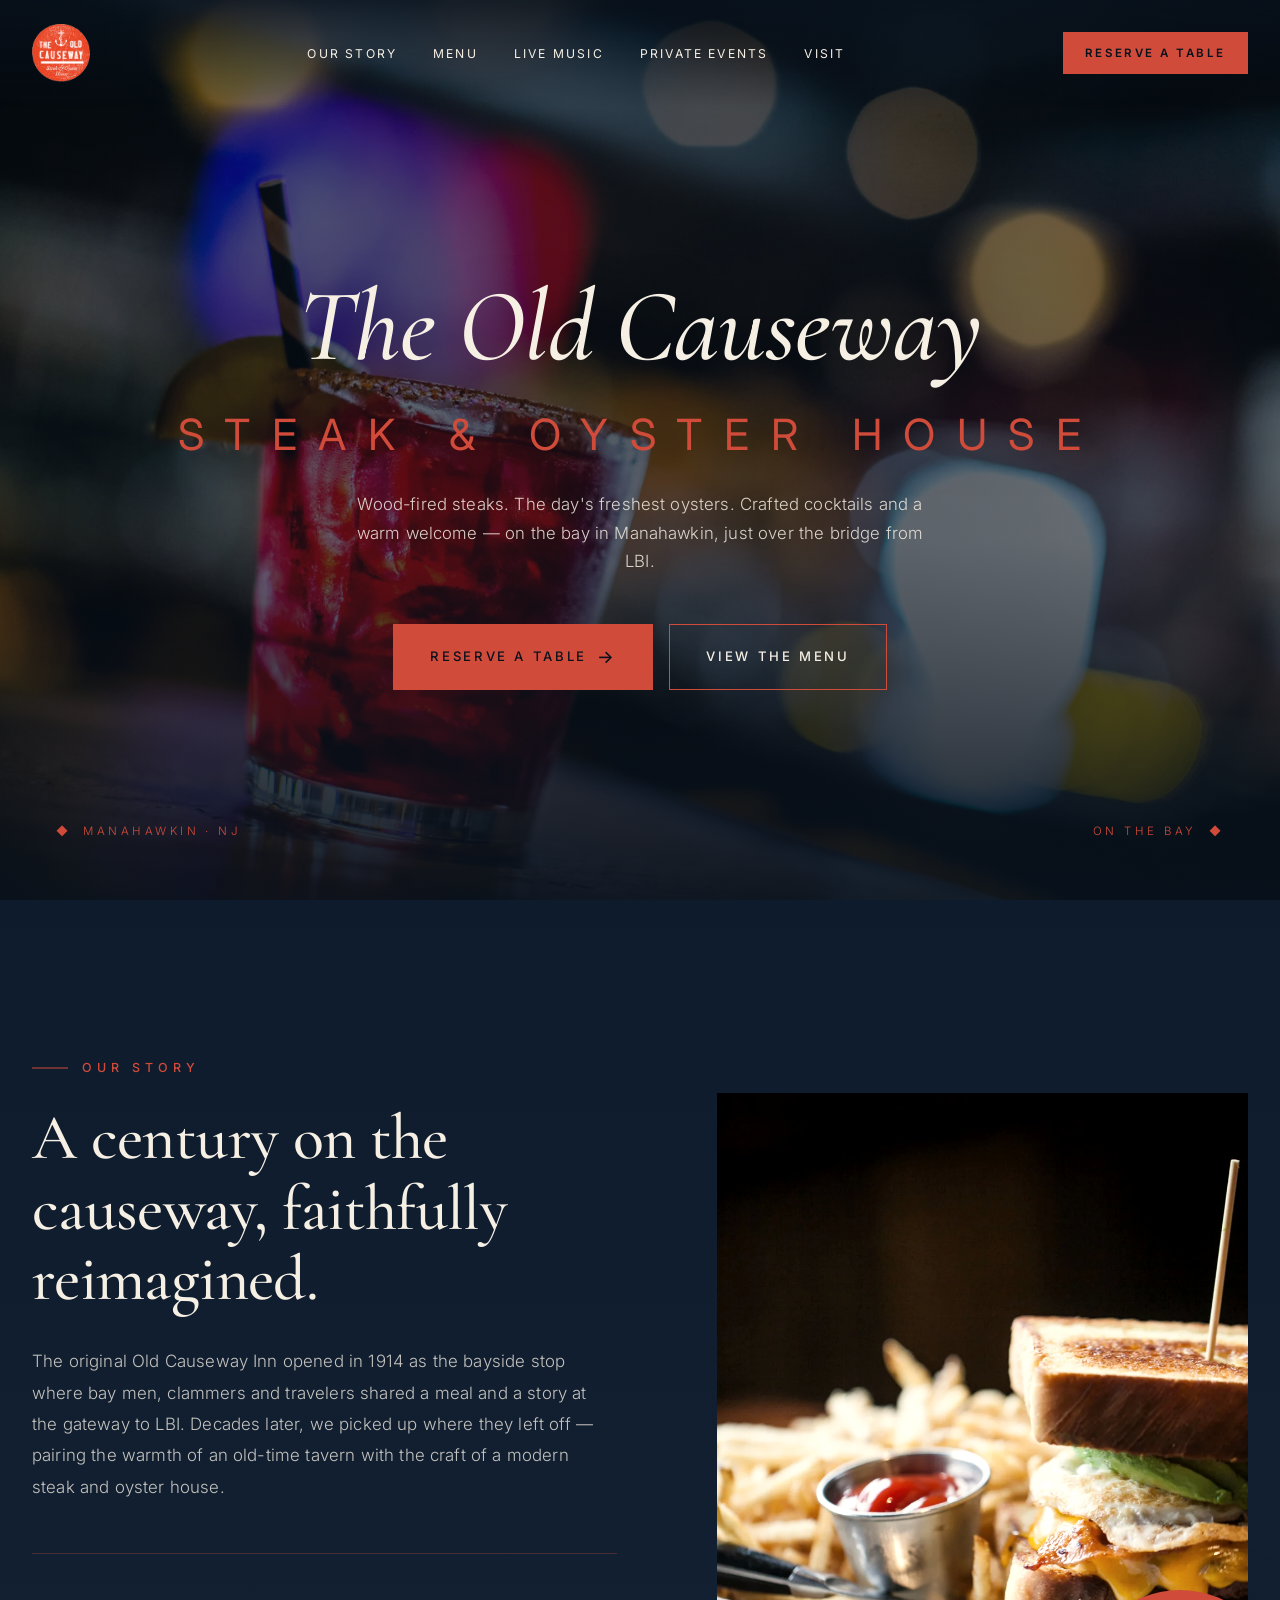
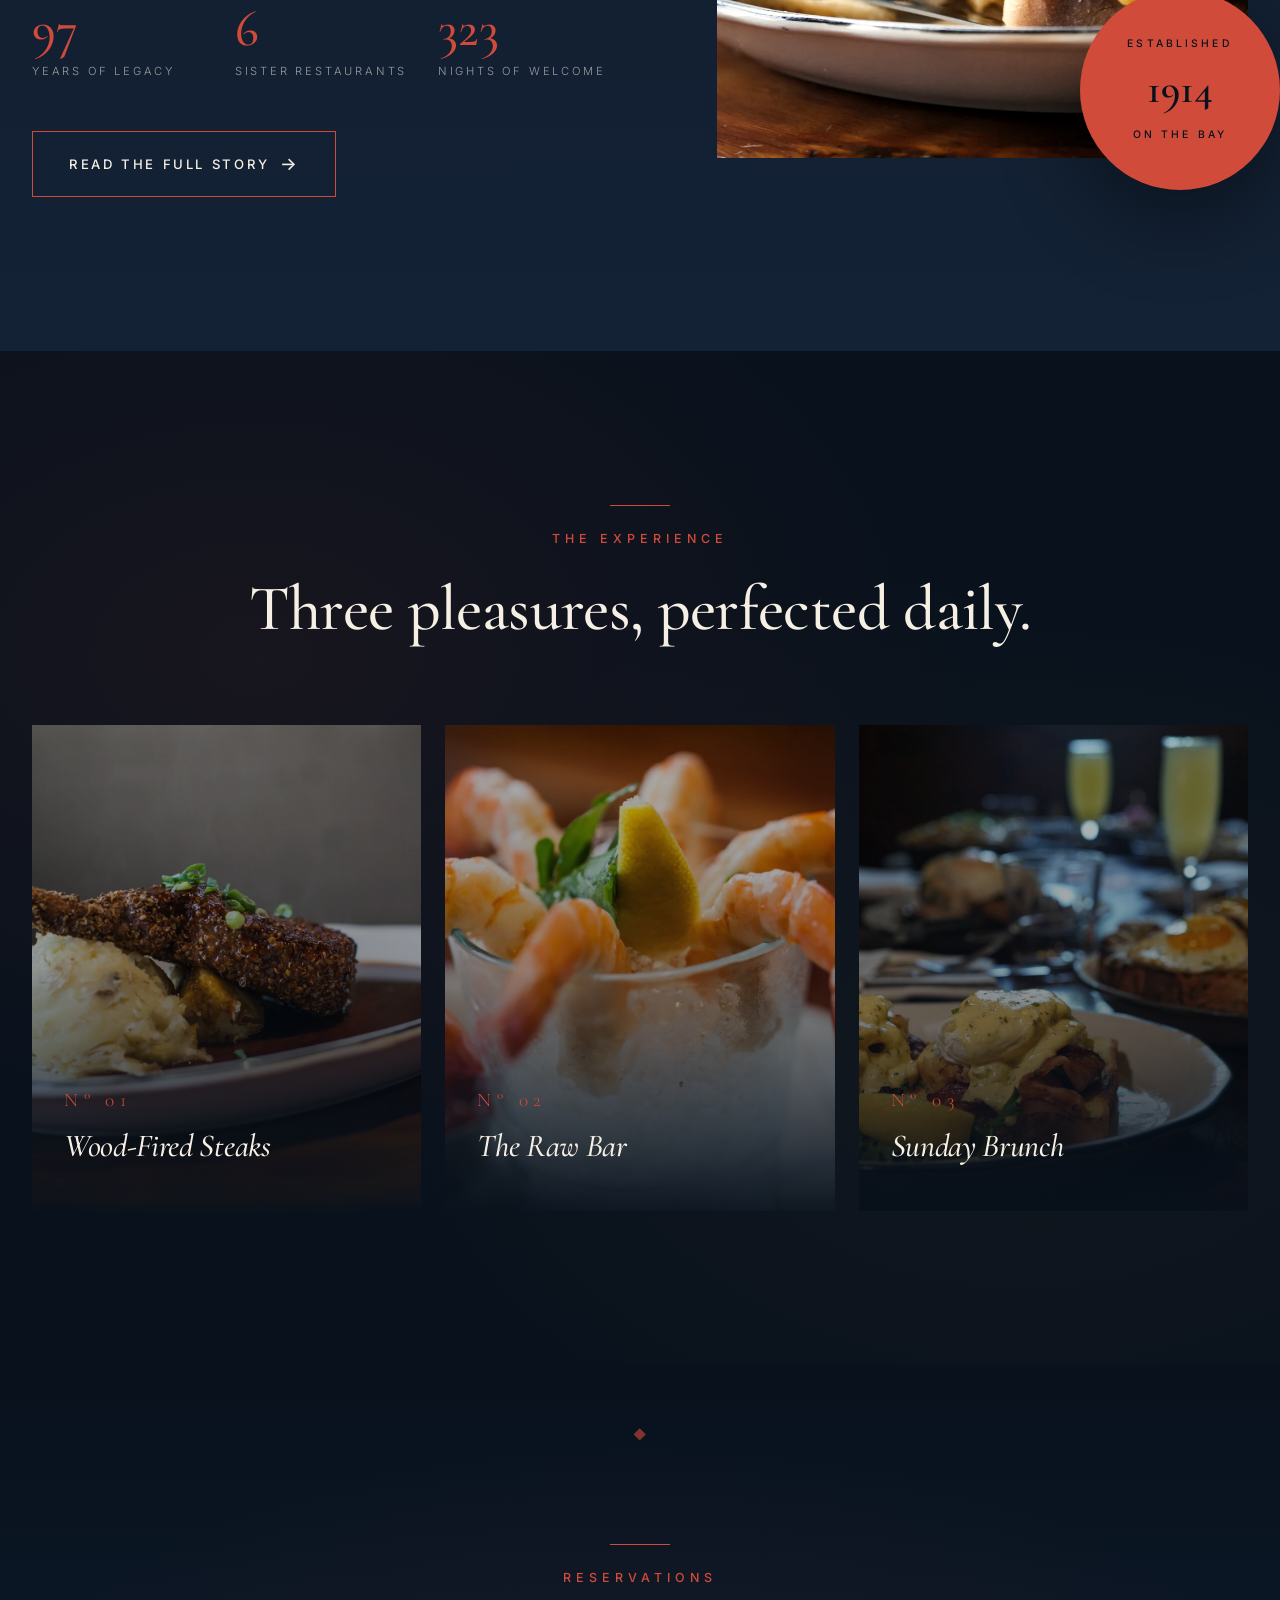
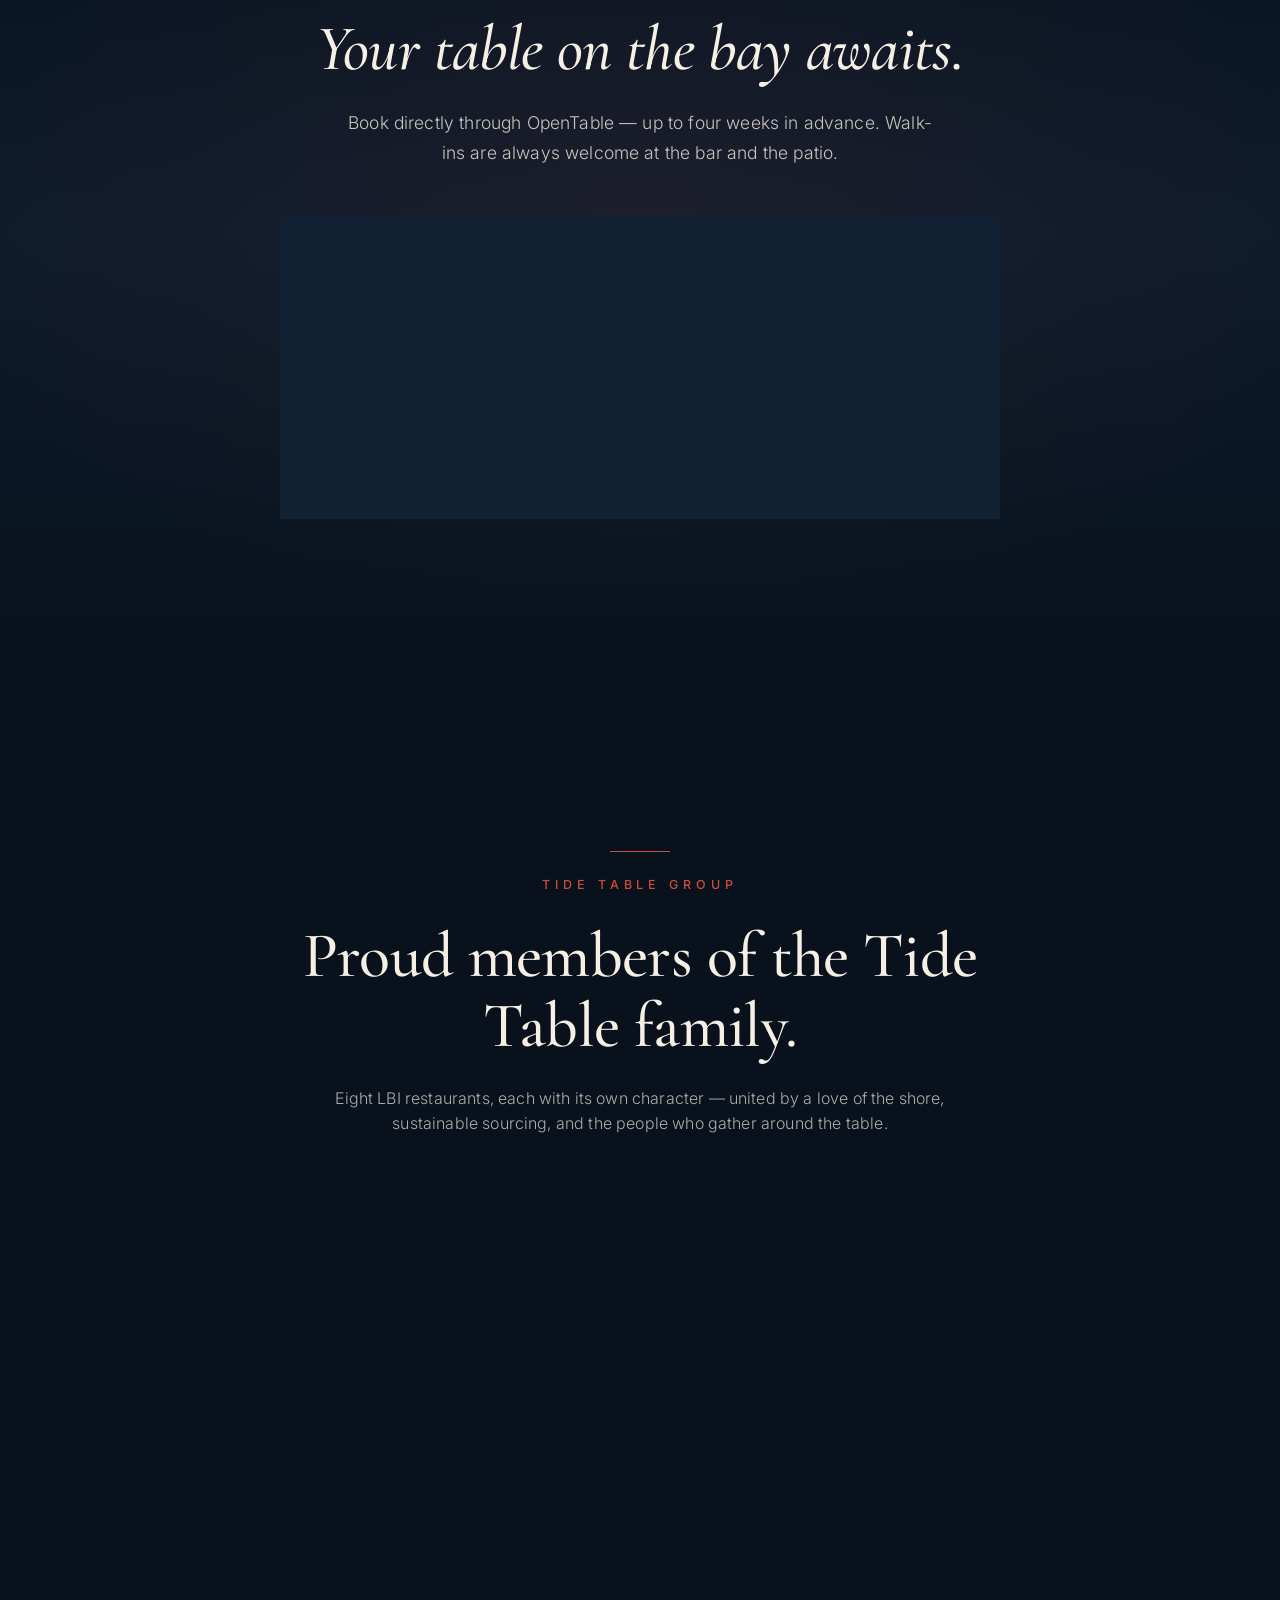
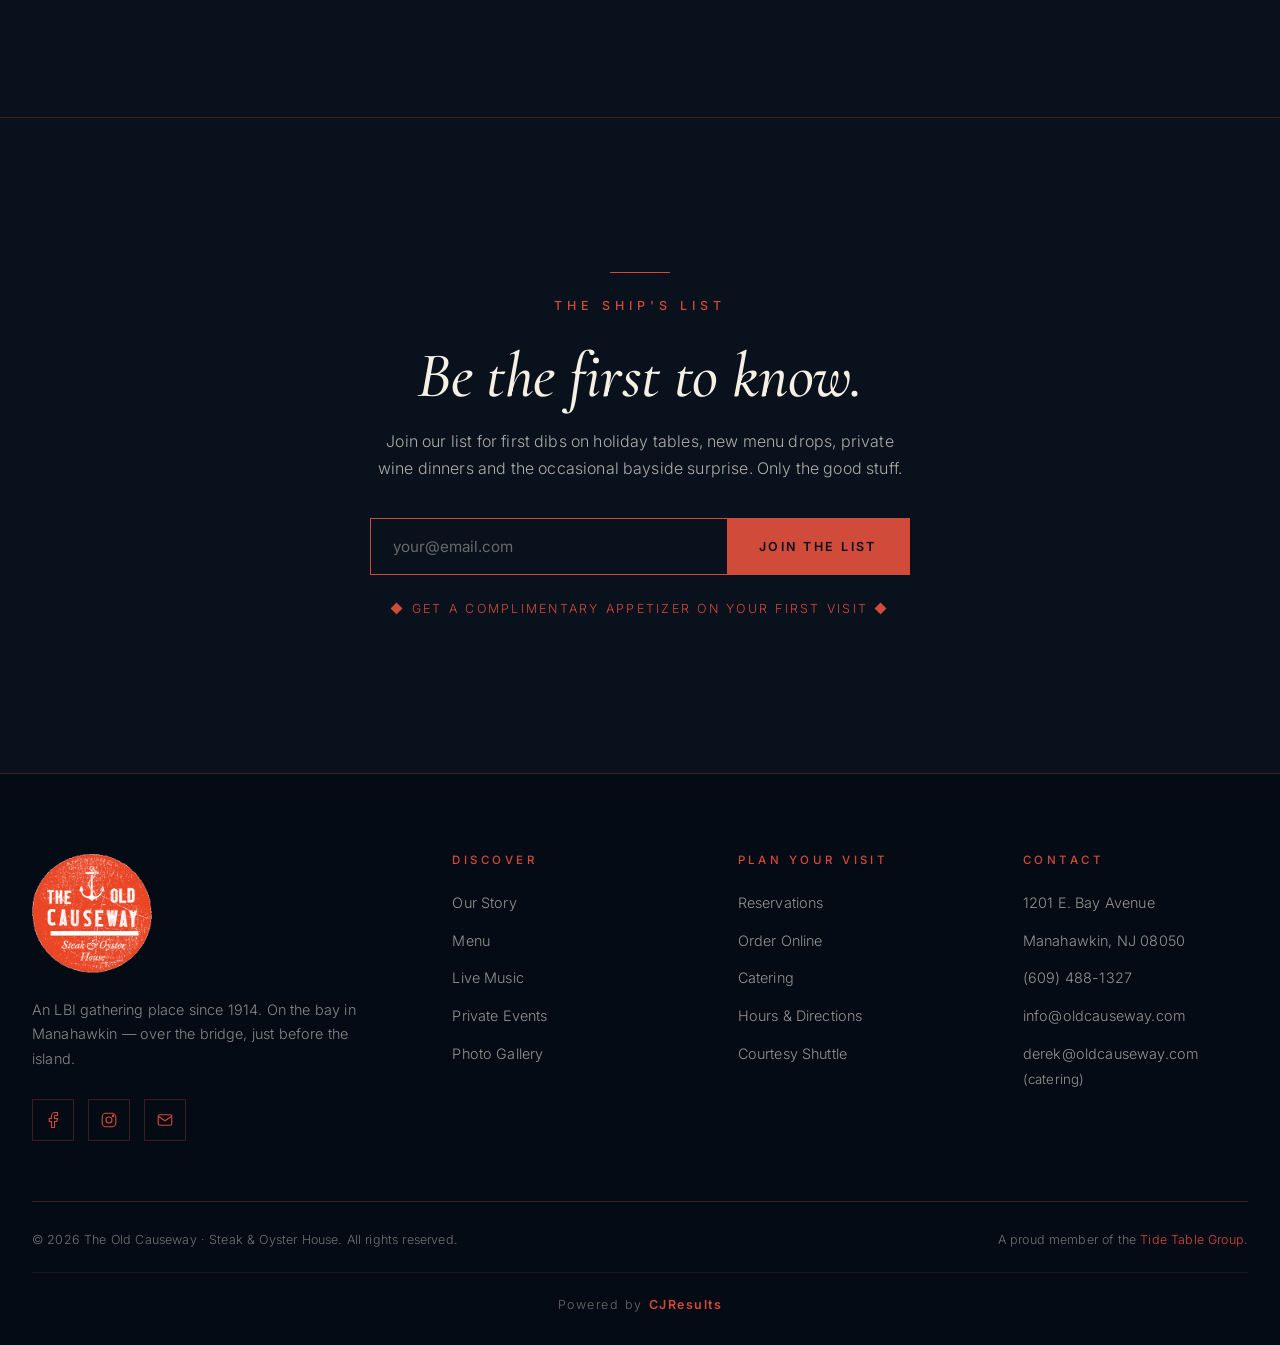
<file: index.html>
<!DOCTYPE html>
<html lang="en">

<head>
  <meta charset="UTF-8" />
  <meta name="viewport" content="width=device-width, initial-scale=1.0" />
  <meta name="description"
    content="The Old Causeway Steak & Oyster House — wood-fired steaks, the freshest oysters, crafted cocktails and live music on the marsh in Manahawkin, NJ. A Tide Table Group restaurant." />
  <meta name="theme-color" content="#0E1B2C" />
  <title>The Old Causeway — Steak &amp; Oyster House on the Marsh • LBI</title>

  <link rel="preconnect" href="https://fonts.googleapis.com">
  <link rel="preconnect" href="https://fonts.gstatic.com" crossorigin>
  <link
    href="https://fonts.googleapis.com/css2?family=Cormorant+Garamond:ital,wght@0,400;0,500;0,600;0,700;1,400&family=Inter:wght@300;400;500;600;700&family=Pinyon+Script&display=swap"
    rel="stylesheet">
  <link rel="icon" type="image/png" href="assets/oc-logo.png" />
  <link rel="apple-touch-icon" href="assets/oc-logo.png" />
  <link rel="stylesheet" href="styles.css" />
</head>

<body>

  <!-- NAVIGATION -->
  <nav class="nav" id="nav">
    <div class="container nav-inner">
      <a href="index.html" class="brand"><img class="logo" src="assets/oc-logo.png"
          alt="The Old Causeway — Steak & Oyster House" /></a>
      <ul class="nav-menu" id="navMenu">
        <li><a href="story.html">Our Story</a></li>
        <li><a href="menu.html">Menu</a></li>
        <li><a href="music.html">Live Music</a></li>
        <li><a href="events.html">Private Events</a></li>
        <li><a href="visit.html">Visit</a></li>
      </ul>
      <a href="https://www.opentable.com/r/the-old-causeway-steak-and-oyster-house-manahawkin" target="_blank"
        rel="noopener" class="nav-cta">Reserve a Table</a>
      <button class="menu-toggle" id="menuToggle" aria-label="Menu">
        <span></span><span></span><span></span>
      </button>
    </div>
  </nav>

  <!-- HERO -->
  <section class="hero" id="top">
    <div class="hero-media">
      <img src="assets/oc-06.jpg" alt="Crafted cocktail at the Old Causeway bar" />
    </div>
    <div class="container hero-content">
      <h1>
        The Old Causeway
        <span class="accent">Steak &amp; Oyster House</span>
      </h1>
      <p class="lede">
        Wood-fired steaks. The day's freshest oysters. Crafted cocktails and a warm welcome — on the bay
        in Manahawkin, just over the bridge from LBI.
      </p>
      <div class="hero-ctas">
        <a href="https://www.opentable.com/r/the-old-causeway-steak-and-oyster-house-manahawkin" target="_blank"
          rel="noopener" class="btn btn-primary btn-arrow">Reserve a Table</a>
        <a href="menu.html" class="btn btn-ghost">View the Menu</a>
      </div>
    </div>
    <div class="hero-meta">
      <div class="hero-meta-item"><span>◆</span> Manahawkin · NJ</div>
      <div class="hero-meta-item">On the Bay <span>◆</span></div>
    </div>
  </section>

  <!-- STORY TEASER -->
  <section class="story">
    <div class="container">
      <div class="story-grid">
        <div class="story-text reveal">
          <span class="eyebrow">Our Story</span>
          <h2>A century on the causeway, faithfully reimagined.</h2>
          <p>
            The original Old Causeway Inn opened in 1914 as the bayside stop where bay men, clammers and
            travelers shared a meal and a story at the gateway to LBI. Decades later, we picked up where
            they left off — pairing the warmth of an old-time tavern with the craft of a modern steak
            and oyster house.
          </p>
          <div class="story-stats">
            <div>
              <div class="stat-num" data-counter="110">0</div>
              <div class="stat-label">Years of Legacy</div>
            </div>
            <div>
              <div class="stat-num" data-counter="7">0</div>
              <div class="stat-label">Sister Restaurants</div>
            </div>
            <div>
              <div class="stat-num" data-counter="365">0</div>
              <div class="stat-label">Nights of Welcome</div>
            </div>
          </div>
          <div style="margin-top:50px;">
            <a href="story.html" class="btn btn-ghost btn-arrow">Read the Full Story</a>
          </div>
        </div>
        <div class="story-image reveal delay-1">
          <div class="frame" style="background-image:url('assets/oc-01.jpg');"></div>
          <div class="badge">
            <div class="badge-inner">Established</div>
            <div class="year">1914</div>
            <div class="badge-inner">On the Bay</div>
          </div>
        </div>
      </div>
    </div>
  </section>

  <!-- SIGNATURE TRIO -->
  <section class="signature">
    <div class="container">
      <div class="section-header center reveal">
        <span class="eyebrow center">The Experience</span>
        <h2 style="margin-top:24px;">Three pleasures, perfected daily.</h2>
      </div>
      <div class="trio-grid">
        <a href="menu.html#steaks" class="trio-card reveal">
          <img src="assets/oc-04.jpg" alt="Wood-fired pork chop" />
          <div class="trio-content">
            <div class="num">N° 01</div>
            <h3>Wood-Fired Steaks</h3>
            <p>Filet, NY Strip, Ribeye and Prime Rib — grilled over open flame, finished with bone marrow butter or your
              choice of seven house sauces.</p>
          </div>
        </a>
        <a href="menu.html#raw-bar" class="trio-card reveal delay-1">
          <img src="assets/oc-03.jpg" alt="Jumbo shrimp cocktail on ice" />
          <div class="trio-content">
            <div class="num">N° 02</div>
            <h3>The Raw Bar</h3>
            <p>Barnegat Bay clams, fresh-shucked oysters, jumbo shrimp cocktail and our showstopping seafood towers.</p>
          </div>
        </a>
        <a href="menu.html#brunch" class="trio-card reveal delay-2">
          <img src="assets/oc-brunch.jpg" alt="Mud City Benedict with mimosas" />
          <div class="trio-content">
            <div class="num">N° 03</div>
            <h3>Sunday Brunch</h3>
            <p>The Mud City Benedict, brioche French toast and bottomless mimosas — Sundays 10 AM to 1 PM.</p>
          </div>
        </a>
      </div>
    </div>
  </section>

  <!-- RESERVE CTA -->
  <section class="reserve-cta" id="reserve">
    <div class="container reveal">
      <span class="eyebrow center">Reservations</span>
      <h2>Your table on the bay awaits.</h2>
      <p>Book directly through OpenTable — up to four weeks in advance. Walk-ins are always welcome at the bar and the
        patio.</p>

      <div class="reserve-widget">
        <div class="reserve-widget-title">◆ Check Tonight's Availability ◆</div>
        <form class="reserve-form"
          onsubmit="event.preventDefault(); alert('Thanks! Your request has been received — we’ll call or text to confirm your table shortly.');">
          <div class="reserve-fields">
            <div class="field">
              <label>Party</label>
              <select>
                <option>2 guests</option>
                <option>3 guests</option>
                <option>4 guests</option>
                <option>5 guests</option>
                <option>6 guests</option>
                <option>7+ guests</option>
              </select>
            </div>
            <div class="field">
              <label>Date</label>
              <input type="date" id="resDate" />
            </div>
            <div class="field">
              <label>Time</label>
              <select>
                <option>5:00 PM</option>
                <option>5:30 PM</option>
                <option>6:00 PM</option>
                <option selected>6:30 PM</option>
                <option>7:00 PM</option>
                <option>7:30 PM</option>
                <option>8:00 PM</option>
                <option>8:30 PM</option>
              </select>
            </div>
            <div class="field">
              <label>Seating</label>
              <select>
                <option>Any Available</option>
                <option>Dining Room</option>
                <option>The Patio</option>
                <option>The Bar</option>
              </select>
            </div>
          </div>
          <div class="reserve-actions">
            <button class="btn btn-primary btn-arrow" type="submit">Request a Table</button>
            <a class="btn btn-ghost btn-arrow"
              href="https://www.opentable.com/r/the-old-causeway-steak-and-oyster-house-manahawkin" target="_blank"
              rel="noopener">Reserve on OpenTable</a>
          </div>
          <div class="note">Parties of 4+ may reserve · Walk-ins always welcome at the bar</div>
        </form>
      </div>
    </div>
  </section>

  <!-- TIDE TABLE FAMILY -->
  <section class="family">
    <div class="container">
      <div class="section-header center reveal">
        <span class="eyebrow center">Tide Table Group</span>
        <h2 style="margin-top:24px;">Proud members of the Tide Table family.</h2>
        <p style="color:rgba(245,239,228,0.7); max-width:620px; margin:24px auto 0;">
          Eight LBI restaurants, each with its own character — united by a love of the shore,
          sustainable sourcing, and the people who gather around the table.
        </p>
      </div>
      <div class="family-carousel">
        <div class="family-track">
          <!-- 7 cards, then duplicated below (aria-hidden) so the marquee loops seamlessly -->

          <a href="https://hollowpines.cjresults.com" target="_blank" rel="noopener" class="family-card">
            <span class="badge-new">Now Open</span>
            <img src="assets/family/hollowpines.jpg" alt="Hollow Pines exterior" />
            <div class="family-card-content">
              <span class="eyebrow">West Creek, NJ</span>
              <h3>Hollow Pines</h3>
              <p>Long dinners, craft cocktails &amp; duckpin bowling.</p>
              <span class="visit">Visit →</span>
            </div>
          </a>

          <a href="https://parkersgarage.cjresults.com" target="_blank" rel="noopener" class="family-card">
            <img src="assets/family/parkers.jpg" alt="Parker's Garage seafood spread" />
            <div class="family-card-content">
              <span class="eyebrow">Beach Haven</span>
              <h3>Parker's Garage</h3>
              <p>Fresh-shucked oysters &amp; sunsets on the bay.</p>
              <span class="visit">Visit →</span>
            </div>
          </a>

          <a href="https://mudcitycrabhouse.com" target="_blank" rel="noopener" class="family-card">
            <img src="assets/family/mudcity.jpg" alt="Mud City crab cake sandwich" />
            <div class="family-card-content">
              <span class="eyebrow">Manahawkin</span>
              <h3>Mud City Crabhouse</h3>
              <p>World-famous crab cakes. LBI's go-to.</p>
              <span class="visit">Visit →</span>
            </div>
          </a>

          <a href="https://blackwhalebar.com" target="_blank" rel="noopener" class="family-card">
            <img src="assets/family/blackwhale.jpg" alt="Black Whale plated fish dish" />
            <div class="family-card-content">
              <span class="eyebrow">Beach Haven</span>
              <h3>Black Whale</h3>
              <p>The corner bar &amp; one of LBI's best fish houses.</p>
              <span class="visit">Visit →</span>
            </div>
          </a>

          <a href="https://birdandbettys.cjresults.com" target="_blank" rel="noopener" class="family-card">
            <img src="assets/family/birdbetty.jpg" alt="Bird and Betty's table spread" />
            <div class="family-card-content">
              <span class="eyebrow">Beach Haven</span>
              <h3>Bird &amp; Betty's</h3>
              <p>Dockside bites &amp; late-night beats.</p>
              <span class="visit">Visit →</span>
            </div>
          </a>

          <a href="https://shipbottomshellfish.com" target="_blank" rel="noopener" class="family-card">
            <img src="assets/family/shipbottom.jpg" alt="Ship Bottom Shellfish mussels" />
            <div class="family-card-content">
              <span class="eyebrow">Ship Bottom</span>
              <h3>Ship Bottom Shellfish</h3>
              <p>Kitchen &amp; market. Freshest from the bay.</p>
              <span class="visit">Visit →</span>
            </div>
          </a>

          <a href="https://elliscrabcakes.com" target="_blank" rel="noopener" class="family-card">
            <img src="assets/family/ellis.jpg" alt="Ellis Chicken and Crabcakes" />
            <div class="family-card-content">
              <span class="eyebrow">LBI</span>
              <h3>Ellis Chicken &amp; Crabcakes</h3>
              <p>Comfort food, perfected by the bay.</p>
              <span class="visit">Visit →</span>
            </div>
          </a>

          <!-- duplicates for seamless loop -->

          <a href="https://hollowpines.cjresults.com" target="_blank" rel="noopener" class="family-card" aria-hidden="true" tabindex="-1">
            <span class="badge-new">Now Open</span>
            <img src="assets/family/hollowpines.jpg" alt="" />
            <div class="family-card-content">
              <span class="eyebrow">West Creek, NJ</span>
              <h3>Hollow Pines</h3>
              <p>Long dinners, craft cocktails &amp; duckpin bowling.</p>
              <span class="visit">Visit →</span>
            </div>
          </a>
          <a href="https://parkersgarage.cjresults.com" target="_blank" rel="noopener" class="family-card" aria-hidden="true" tabindex="-1">
            <img src="assets/family/parkers.jpg" alt="" />
            <div class="family-card-content">
              <span class="eyebrow">Beach Haven</span>
              <h3>Parker's Garage</h3>
              <p>Fresh-shucked oysters &amp; sunsets on the bay.</p>
              <span class="visit">Visit →</span>
            </div>
          </a>
          <a href="https://mudcitycrabhouse.com" target="_blank" rel="noopener" class="family-card" aria-hidden="true" tabindex="-1">
            <img src="assets/family/mudcity.jpg" alt="" />
            <div class="family-card-content">
              <span class="eyebrow">Manahawkin</span>
              <h3>Mud City Crabhouse</h3>
              <p>World-famous crab cakes. LBI's go-to.</p>
              <span class="visit">Visit →</span>
            </div>
          </a>
          <a href="https://blackwhalebar.com" target="_blank" rel="noopener" class="family-card" aria-hidden="true" tabindex="-1">
            <img src="assets/family/blackwhale.jpg" alt="" />
            <div class="family-card-content">
              <span class="eyebrow">Beach Haven</span>
              <h3>Black Whale</h3>
              <p>The corner bar &amp; one of LBI's best fish houses.</p>
              <span class="visit">Visit →</span>
            </div>
          </a>
          <a href="https://birdandbettys.cjresults.com" target="_blank" rel="noopener" class="family-card" aria-hidden="true" tabindex="-1">
            <img src="assets/family/birdbetty.jpg" alt="" />
            <div class="family-card-content">
              <span class="eyebrow">Beach Haven</span>
              <h3>Bird &amp; Betty's</h3>
              <p>Dockside bites &amp; late-night beats.</p>
              <span class="visit">Visit →</span>
            </div>
          </a>
          <a href="https://shipbottomshellfish.com" target="_blank" rel="noopener" class="family-card" aria-hidden="true" tabindex="-1">
            <img src="assets/family/shipbottom.jpg" alt="" />
            <div class="family-card-content">
              <span class="eyebrow">Ship Bottom</span>
              <h3>Ship Bottom Shellfish</h3>
              <p>Kitchen &amp; market. Freshest from the bay.</p>
              <span class="visit">Visit →</span>
            </div>
          </a>
          <a href="https://elliscrabcakes.com" target="_blank" rel="noopener" class="family-card" aria-hidden="true" tabindex="-1">
            <img src="assets/family/ellis.jpg" alt="" />
            <div class="family-card-content">
              <span class="eyebrow">LBI</span>
              <h3>Ellis Chicken &amp; Crabcakes</h3>
              <p>Comfort food, perfected by the bay.</p>
              <span class="visit">Visit →</span>
            </div>
          </a>

        </div>
      </div>
    </div>
  </section>

  <!-- NEWSLETTER -->
  <section class="newsletter">
    <div class="container reveal">
      <span class="eyebrow center">The Ship's List</span>
      <h2>Be the first to know.</h2>
      <p class="lede">Join our list for first dibs on holiday tables, new menu drops, private wine dinners
        and the occasional bayside surprise. Only the good stuff.</p>
      <form onsubmit="event.preventDefault(); alert('Welcome aboard. Your complimentary appetizer is in your inbox.');">
        <input type="email" placeholder="your@email.com" required />
        <button type="submit">Join the List</button>
      </form>
      <div class="incentive">◆ Get a Complimentary Appetizer on Your First Visit ◆</div>
    </div>
  </section>

  <!-- FOOTER -->
  <footer class="footer">
    <div class="container">
      <div class="footer-grid">
        <div class="footer-brand">
          <img class="footer-logo" src="assets/oc-logo.png" alt="The Old Causeway" />
          <p>An LBI gathering place since 1914. On the bay in Manahawkin — over the bridge, just before the island.</p>
          <div class="socials">
            <a href="https://www.facebook.com/oldcauseway" target="_blank" rel="noopener" aria-label="Facebook">
              <svg width="18" height="18" viewBox="0 0 24 24" fill="none" stroke="currentColor" stroke-width="1.5">
                <path d="M18 2h-3a5 5 0 0 0-5 5v3H7v4h3v8h4v-8h3l1-4h-4V7a1 1 0 0 1 1-1h3z" />
              </svg>
            </a>
            <a href="https://www.instagram.com/oldcauseway" target="_blank" rel="noopener" aria-label="Instagram">
              <svg width="18" height="18" viewBox="0 0 24 24" fill="none" stroke="currentColor" stroke-width="1.5">
                <rect x="3" y="3" width="18" height="18" rx="5" />
                <circle cx="12" cy="12" r="4" />
                <circle cx="17.5" cy="6.5" r="1" fill="currentColor" />
              </svg>
            </a>
            <a href="mailto:info@oldcauseway.com" aria-label="Email">
              <svg width="18" height="18" viewBox="0 0 24 24" fill="none" stroke="currentColor" stroke-width="1.5">
                <rect x="3" y="5" width="18" height="14" rx="2" />
                <path d="M3 7l9 6 9-6" />
              </svg>
            </a>
          </div>
        </div>
        <div class="footer-col">
          <h4>Discover</h4>
          <ul>
            <li><a href="story.html">Our Story</a></li>
            <li><a href="menu.html">Menu</a></li>
            <li><a href="music.html">Live Music</a></li>
            <li><a href="events.html">Private Events</a></li>
            <li><a href="https://www.facebook.com/oldcauseway/photos" target="_blank" rel="noopener">Photo Gallery</a>
            </li>
          </ul>
        </div>
        <div class="footer-col">
          <h4>Plan Your Visit</h4>
          <ul>
            <li><a href="https://www.opentable.com/r/the-old-causeway-steak-and-oyster-house-manahawkin" target="_blank"
                rel="noopener">Reservations</a></li>
            <li><a href="https://www.toasttab.com/old-causeway" target="_blank" rel="noopener">Order Online</a></li>
            <li><a href="events.html">Catering</a></li>
            <li><a href="visit.html">Hours &amp; Directions</a></li>
            <li><a href="visit.html#shuttle">Courtesy Shuttle</a></li>
          </ul>
        </div>
        <div class="footer-col">
          <h4>Contact</h4>
          <ul>
            <li><span>1201 E. Bay Avenue</span></li>
            <li><span>Manahawkin, NJ 08050</span></li>
            <li><a href="tel:6094881327">(609) 488-1327</a></li>
            <li><a href="mailto:info@oldcauseway.com">info@oldcauseway.com</a></li>
            <li><a href="mailto:derek@oldcauseway.com">derek@oldcauseway.com</a> <small
                style="opacity:.6;">(catering)</small></li>
          </ul>
        </div>
      </div>
      <div class="footer-bottom">
        <div>© 2026 The Old Causeway · Steak &amp; Oyster House. All rights reserved.</div>
        <div>A proud member of the <a href="https://tidetablegroup.com" target="_blank" rel="noopener"
            class="tide-link">Tide Table Group</a>.</div>
      </div>
      <div class="footer-cjresults">
        <span>Powered by</span><a href="https://cjresults.com" target="_blank" rel="noopener">CJResults</a>
      </div>
    </div>
  </footer>

  <script src="script.js"></script>
</body>

</html>
</file>
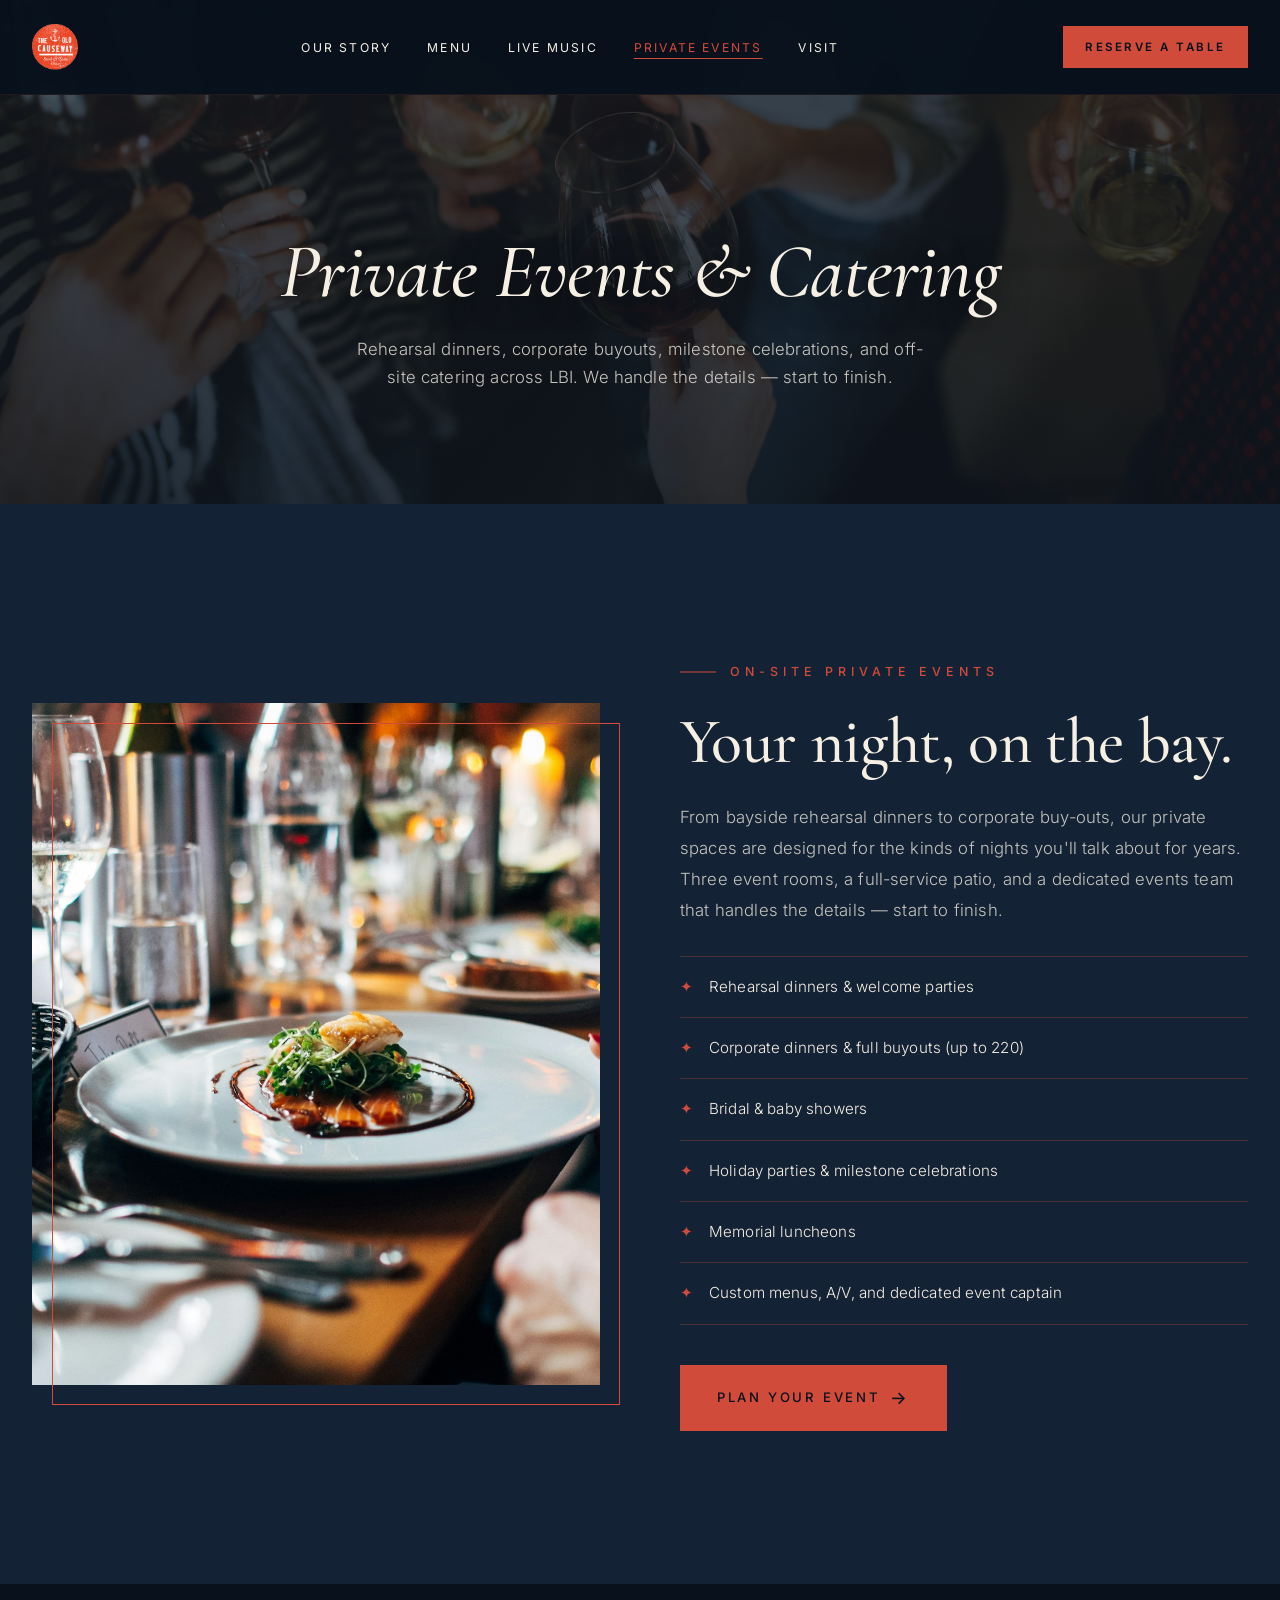
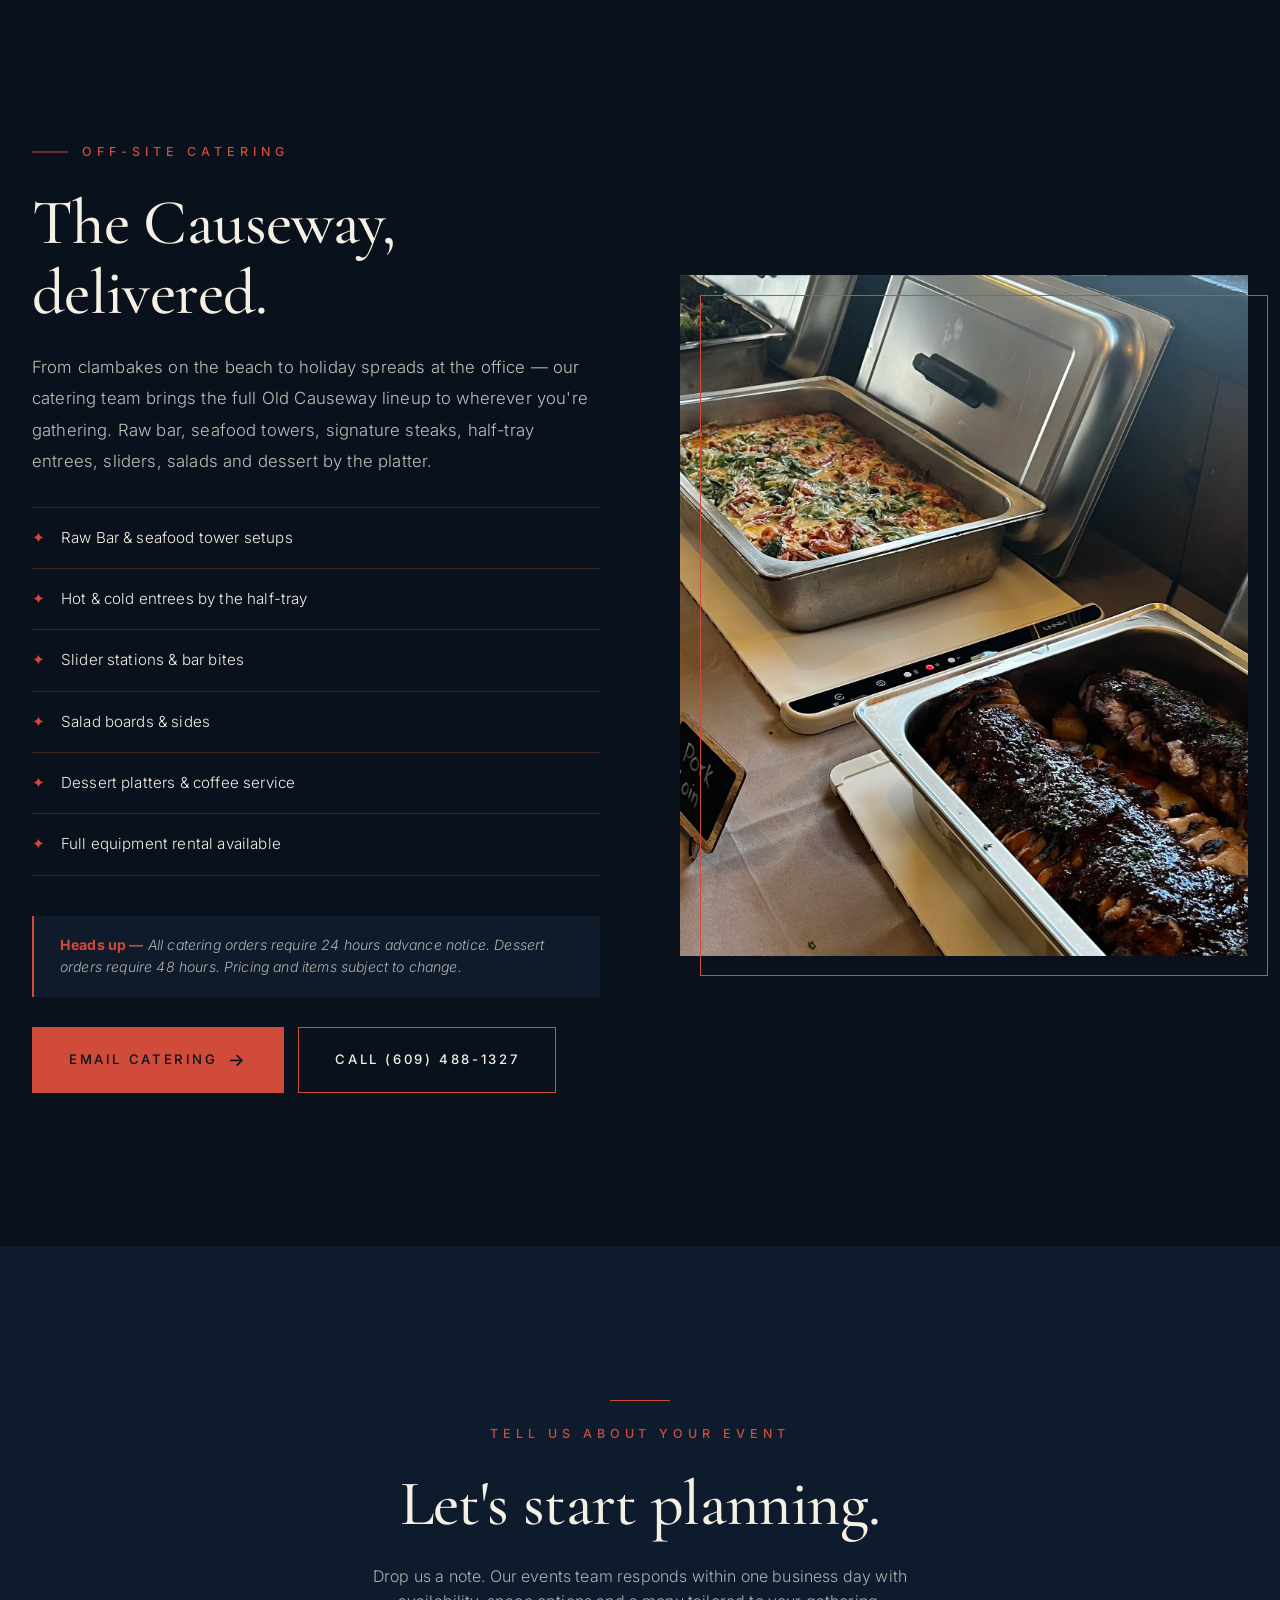
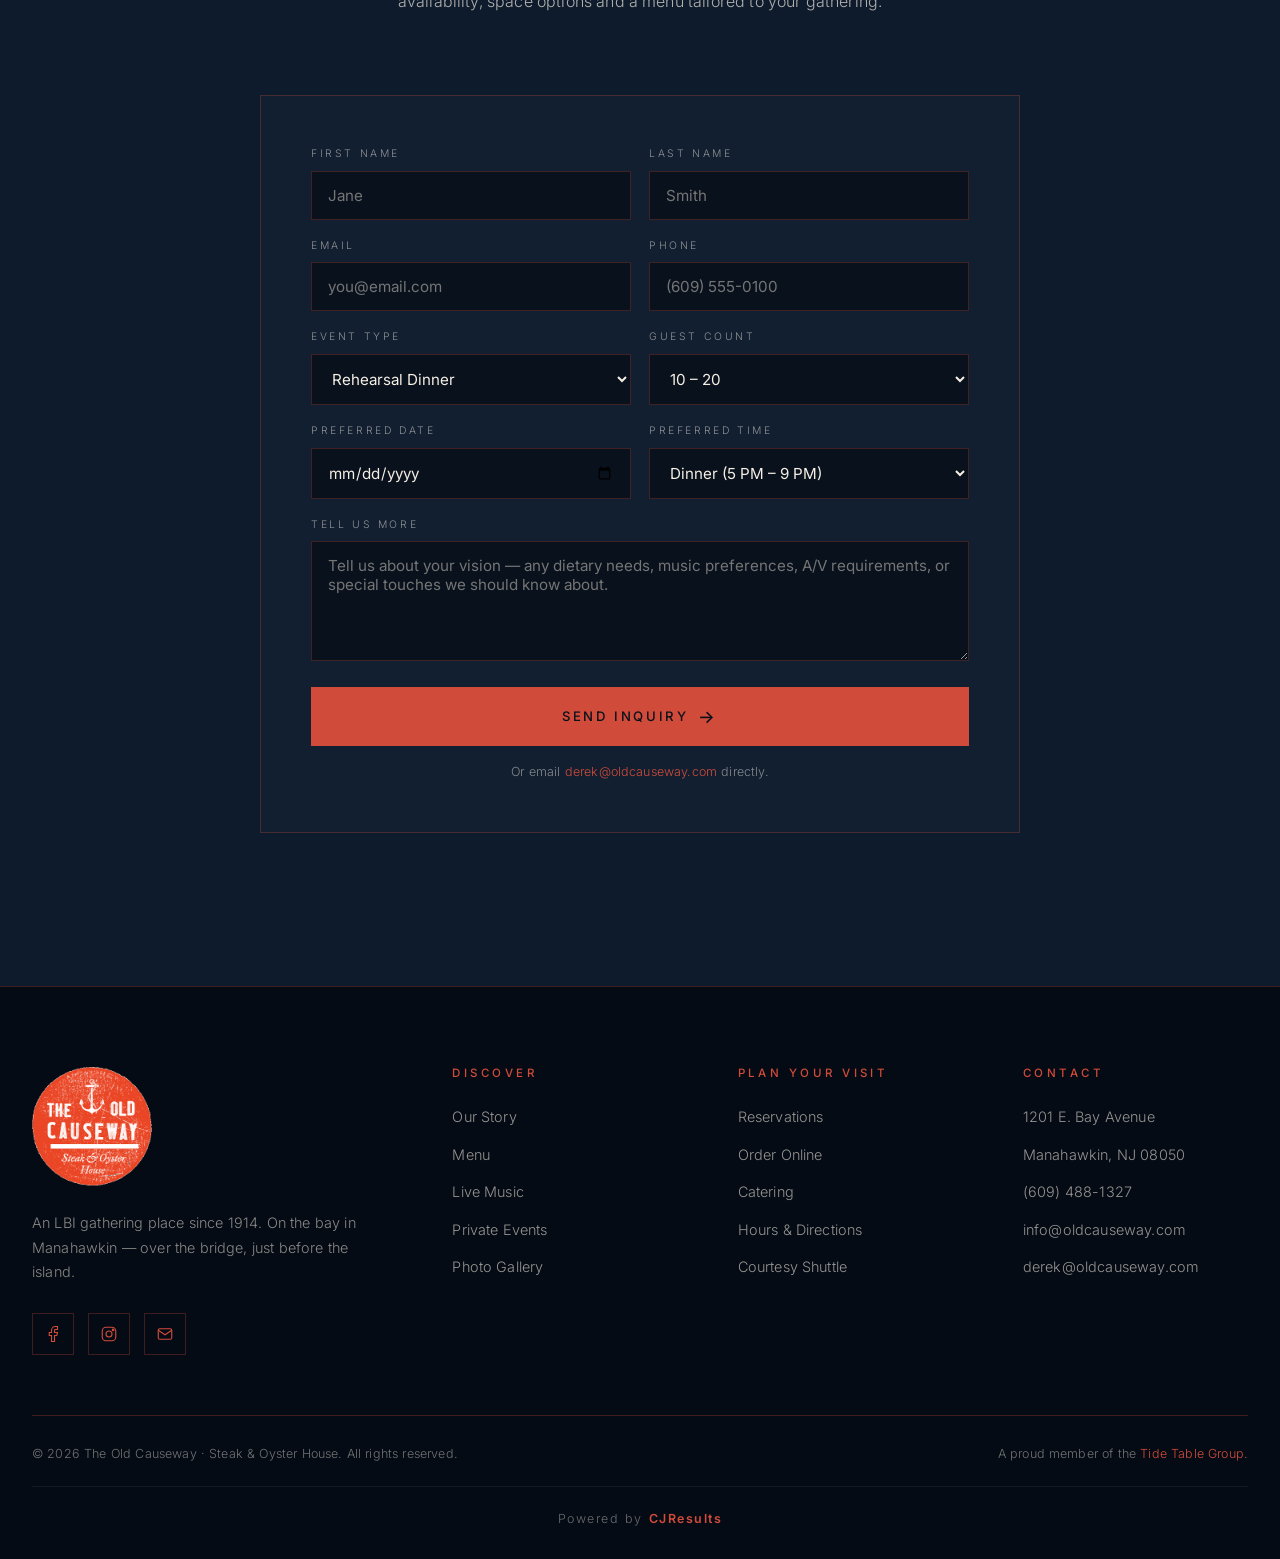
<file: events.html>
<!DOCTYPE html>
<html lang="en">
<head>
<meta charset="UTF-8" />
<meta name="viewport" content="width=device-width, initial-scale=1.0" />
<meta name="description" content="Private events and catering at The Old Causeway — rehearsal dinners, showers, corporate buyouts and off-site catering across LBI. Full-service event planning." />
<title>Private Events &amp; Catering — The Old Causeway</title>
<link rel="preconnect" href="https://fonts.googleapis.com">
<link rel="preconnect" href="https://fonts.gstatic.com" crossorigin>
<link href="https://fonts.googleapis.com/css2?family=Cormorant+Garamond:ital,wght@0,400;0,500;0,600;0,700;1,400&family=Inter:wght@300;400;500;600;700&family=Pinyon+Script&display=swap" rel="stylesheet">
<link rel="icon" type="image/png" href="assets/oc-logo.png" />
  <link rel="apple-touch-icon" href="assets/oc-logo.png" />
<link rel="stylesheet" href="styles.css" />
<style>
.events-tabs {
  display: flex; justify-content: center; gap: 8px;
  margin: 0 auto 60px;
  border-top: 1px solid var(--line);
  border-bottom: 1px solid var(--line);
  padding: 20px 0;
}
.event-form {
  max-width: 760px; margin: 0 auto;
  background: rgba(20, 34, 53, 0.6);
  border: 1px solid var(--line);
  padding: 50px;
}
.event-form .row {
  display: grid;
  grid-template-columns: 1fr 1fr;
  gap: 18px;
  margin-bottom: 18px;
}
.event-form .row.full { grid-template-columns: 1fr; }
.event-form label {
  font-size: 0.65rem; letter-spacing: 0.25em; text-transform: uppercase;
  color: rgba(245, 239, 228, 0.55); margin-bottom: 8px; display: block;
}
.event-form input, .event-form select, .event-form textarea {
  width: 100%;
  background: var(--navy-deep);
  border: 1px solid var(--line);
  padding: 14px 16px;
  color: var(--cream);
  font-family: inherit; font-size: 0.95rem;
  outline: none;
  transition: border-color 0.3s var(--transition);
}
.event-form input:focus, .event-form select:focus, .event-form textarea:focus {
  border-color: var(--brass);
}
.event-form textarea { min-height: 120px; resize: vertical; }
@media (max-width: 640px) { .event-form .row { grid-template-columns: 1fr; } .event-form { padding: 30px; } }
</style>
</head>
<body>

<nav class="nav solid" id="nav">
  <div class="container nav-inner">
    <a href="index.html" class="brand"><img class="logo" src="assets/oc-logo.png" alt="The Old Causeway — Steak & Oyster House" /></a>
    <ul class="nav-menu" id="navMenu">
      <li><a href="story.html">Our Story</a></li>
      <li><a href="menu.html">Menu</a></li>
      <li><a href="music.html">Live Music</a></li>
      <li><a href="events.html" class="current">Private Events</a></li>
      <li><a href="visit.html">Visit</a></li>
    </ul>
    <a href="https://www.opentable.com/r/the-old-causeway-steak-and-oyster-house-manahawkin" target="_blank" rel="noopener" class="nav-cta">Reserve a Table</a>
    <button class="menu-toggle" id="menuToggle" aria-label="Menu"><span></span><span></span><span></span></button>
  </div>
</nav>

<section class="subhero">
  <div class="bg"><img src="assets/bg-events.jpg" alt="Celebration with wine glasses" /></div>
  <div class="inner">
    <h1>Private Events &amp; Catering</h1>
    <p>Rehearsal dinners, corporate buyouts, milestone celebrations, and off-site catering across LBI. We handle the details — start to finish.</p>
  </div>
</section>

<!-- ON-SITE EVENTS -->
<section class="events">
  <div class="container">
    <div class="events-grid">
      <div class="events-image reveal" style="background-image:url('assets/bg-events-2.jpg');"></div>
      <div class="events-text reveal delay-1">
        <span class="eyebrow">On-Site Private Events</span>
        <h2>Your night, on the bay.</h2>
        <p>
          From bayside rehearsal dinners to corporate buy-outs, our private spaces are designed for the
          kinds of nights you'll talk about for years. Three event rooms, a full-service patio, and a
          dedicated events team that handles the details — start to finish.
        </p>
        <ul class="events-list">
          <li>Rehearsal dinners &amp; welcome parties</li>
          <li>Corporate dinners &amp; full buyouts (up to 220)</li>
          <li>Bridal &amp; baby showers</li>
          <li>Holiday parties &amp; milestone celebrations</li>
          <li>Memorial luncheons</li>
          <li>Custom menus, A/V, and dedicated event captain</li>
        </ul>
        <a href="#inquire" class="btn btn-primary btn-arrow">Plan Your Event</a>
      </div>
    </div>
  </div>
</section>

<!-- CATERING -->
<section class="events" style="background: var(--navy-deep);">
  <div class="container">
    <div class="events-grid">
      <div class="events-text reveal">
        <span class="eyebrow">Off-Site Catering</span>
        <h2>The Causeway, delivered.</h2>
        <p>
          From clambakes on the beach to holiday spreads at the office — our catering team brings the
          full Old Causeway lineup to wherever you're gathering. Raw bar, seafood towers, signature
          steaks, half-tray entrees, sliders, salads and dessert by the platter.
        </p>
        <ul class="events-list">
          <li>Raw Bar &amp; seafood tower setups</li>
          <li>Hot &amp; cold entrees by the half-tray</li>
          <li>Slider stations &amp; bar bites</li>
          <li>Salad boards &amp; sides</li>
          <li>Dessert platters &amp; coffee service</li>
          <li>Full equipment rental available</li>
        </ul>
        <div class="menu-note" style="margin-bottom: 30px;">
          <strong style="color: var(--brass); font-style: normal;">Heads up —</strong>
          All catering orders require 24 hours advance notice. Dessert orders require 48 hours.
          Pricing and items subject to change.
        </div>
        <div style="display: flex; gap: 14px; flex-wrap: wrap;">
          <a href="mailto:derek@oldcauseway.com?subject=Catering%20Inquiry" class="btn btn-primary btn-arrow">Email Catering</a>
          <a href="tel:6094881327" class="btn btn-ghost">Call (609) 488-1327</a>
        </div>
      </div>
      <div class="events-image reveal delay-1" style="background-image:url('assets/oc-catering.jpg');"></div>
    </div>
  </div>
</section>

<!-- INQUIRY FORM -->
<section style="background: var(--navy);" id="inquire">
  <div class="container">
    <div class="section-header center reveal">
      <span class="eyebrow center">Tell Us About Your Event</span>
      <h2 style="margin-top:24px;">Let's start planning.</h2>
      <p style="color: rgba(245, 239, 228, 0.7); max-width: 580px; margin: 24px auto 0;">
        Drop us a note. Our events team responds within one business day with availability,
        space options and a menu tailored to your gathering.
      </p>
    </div>

    <form class="event-form reveal" onsubmit="event.preventDefault(); alert('Thanks! Your inquiry has been sent — our events team will reach out within one business day.');">
      <div class="row">
        <div>
          <label>First Name</label>
          <input type="text" required placeholder="Jane" />
        </div>
        <div>
          <label>Last Name</label>
          <input type="text" required placeholder="Smith" />
        </div>
      </div>
      <div class="row">
        <div>
          <label>Email</label>
          <input type="email" required placeholder="you@email.com" />
        </div>
        <div>
          <label>Phone</label>
          <input type="tel" placeholder="(609) 555-0100" />
        </div>
      </div>
      <div class="row">
        <div>
          <label>Event Type</label>
          <select>
            <option>Rehearsal Dinner</option>
            <option>Welcome Party</option>
            <option>Bridal / Baby Shower</option>
            <option>Corporate Dinner / Buyout</option>
            <option>Holiday Party</option>
            <option>Birthday / Milestone</option>
            <option>Memorial Luncheon</option>
            <option>Off-Site Catering</option>
            <option>Other</option>
          </select>
        </div>
        <div>
          <label>Guest Count</label>
          <select>
            <option>10 – 20</option>
            <option>20 – 40</option>
            <option>40 – 80</option>
            <option>80 – 140</option>
            <option>140 – 220 (Buyout)</option>
          </select>
        </div>
      </div>
      <div class="row">
        <div>
          <label>Preferred Date</label>
          <input type="date" />
        </div>
        <div>
          <label>Preferred Time</label>
          <select>
            <option>Lunch (11 AM – 2 PM)</option>
            <option>Afternoon (2 PM – 5 PM)</option>
            <option selected>Dinner (5 PM – 9 PM)</option>
            <option>Late Night (9 PM +)</option>
          </select>
        </div>
      </div>
      <div class="row full">
        <div>
          <label>Tell us more</label>
          <textarea placeholder="Tell us about your vision — any dietary needs, music preferences, A/V requirements, or special touches we should know about."></textarea>
        </div>
      </div>
      <button type="submit" class="btn btn-primary btn-arrow" style="width: 100%; padding: 18px;">Send Inquiry</button>
      <p style="text-align: center; font-size: 0.78rem; color: rgba(245, 239, 228, 0.5); margin-top: 16px;">
        Or email <a href="mailto:derek@oldcauseway.com" style="color: var(--brass);">derek@oldcauseway.com</a> directly.
      </p>
    </form>
  </div>
</section>

<footer class="footer">
  <div class="container">
    <div class="footer-grid">
      <div class="footer-brand">
        <img class="footer-logo" src="assets/oc-logo.png" alt="The Old Causeway" />
        <p>An LBI gathering place since 1914. On the bay in Manahawkin — over the bridge, just before the island.</p>
        <div class="socials">
          <a href="https://www.facebook.com/oldcauseway" target="_blank" rel="noopener" aria-label="Facebook"><svg width="18" height="18" viewBox="0 0 24 24" fill="none" stroke="currentColor" stroke-width="1.5"><path d="M18 2h-3a5 5 0 0 0-5 5v3H7v4h3v8h4v-8h3l1-4h-4V7a1 1 0 0 1 1-1h3z"/></svg></a>
          <a href="https://www.instagram.com/oldcauseway" target="_blank" rel="noopener" aria-label="Instagram"><svg width="18" height="18" viewBox="0 0 24 24" fill="none" stroke="currentColor" stroke-width="1.5"><rect x="3" y="3" width="18" height="18" rx="5"/><circle cx="12" cy="12" r="4"/><circle cx="17.5" cy="6.5" r="1" fill="currentColor"/></svg></a>
          <a href="mailto:info@oldcauseway.com" aria-label="Email"><svg width="18" height="18" viewBox="0 0 24 24" fill="none" stroke="currentColor" stroke-width="1.5"><rect x="3" y="5" width="18" height="14" rx="2"/><path d="M3 7l9 6 9-6"/></svg></a>
        </div>
      </div>
      <div class="footer-col"><h4>Discover</h4>
        <ul>
          <li><a href="story.html">Our Story</a></li>
          <li><a href="menu.html">Menu</a></li>
          <li><a href="music.html">Live Music</a></li>
          <li><a href="events.html">Private Events</a></li>
          <li><a href="https://www.facebook.com/oldcauseway/photos" target="_blank" rel="noopener">Photo Gallery</a></li>
        </ul>
      </div>
      <div class="footer-col"><h4>Plan Your Visit</h4>
        <ul>
          <li><a href="https://www.opentable.com/r/the-old-causeway-steak-and-oyster-house-manahawkin" target="_blank" rel="noopener">Reservations</a></li>
          <li><a href="https://www.toasttab.com/old-causeway" target="_blank" rel="noopener">Order Online</a></li>
          <li><a href="events.html">Catering</a></li>
          <li><a href="visit.html">Hours &amp; Directions</a></li>
          <li><a href="visit.html#shuttle">Courtesy Shuttle</a></li>
        </ul>
      </div>
      <div class="footer-col"><h4>Contact</h4>
        <ul>
          <li><span>1201 E. Bay Avenue</span></li>
          <li><span>Manahawkin, NJ 08050</span></li>
          <li><a href="tel:6094881327">(609) 488-1327</a></li>
          <li><a href="mailto:info@oldcauseway.com">info@oldcauseway.com</a></li>
          <li><a href="mailto:derek@oldcauseway.com">derek@oldcauseway.com</a></li>
        </ul>
      </div>
    </div>
    <div class="footer-bottom">
      <div>© 2026 The Old Causeway · Steak &amp; Oyster House. All rights reserved.</div>
      <div>A proud member of the <a href="https://tidetablegroup.com" target="_blank" rel="noopener" class="tide-link">Tide Table Group</a>.</div>
    </div>
      <div class="footer-cjresults">
        <span>Powered by</span><a href="https://cjresults.com" target="_blank" rel="noopener">CJResults</a>
      </div>
  </div>
</footer>

<script src="script.js"></script>
</body>
</html>
</file>
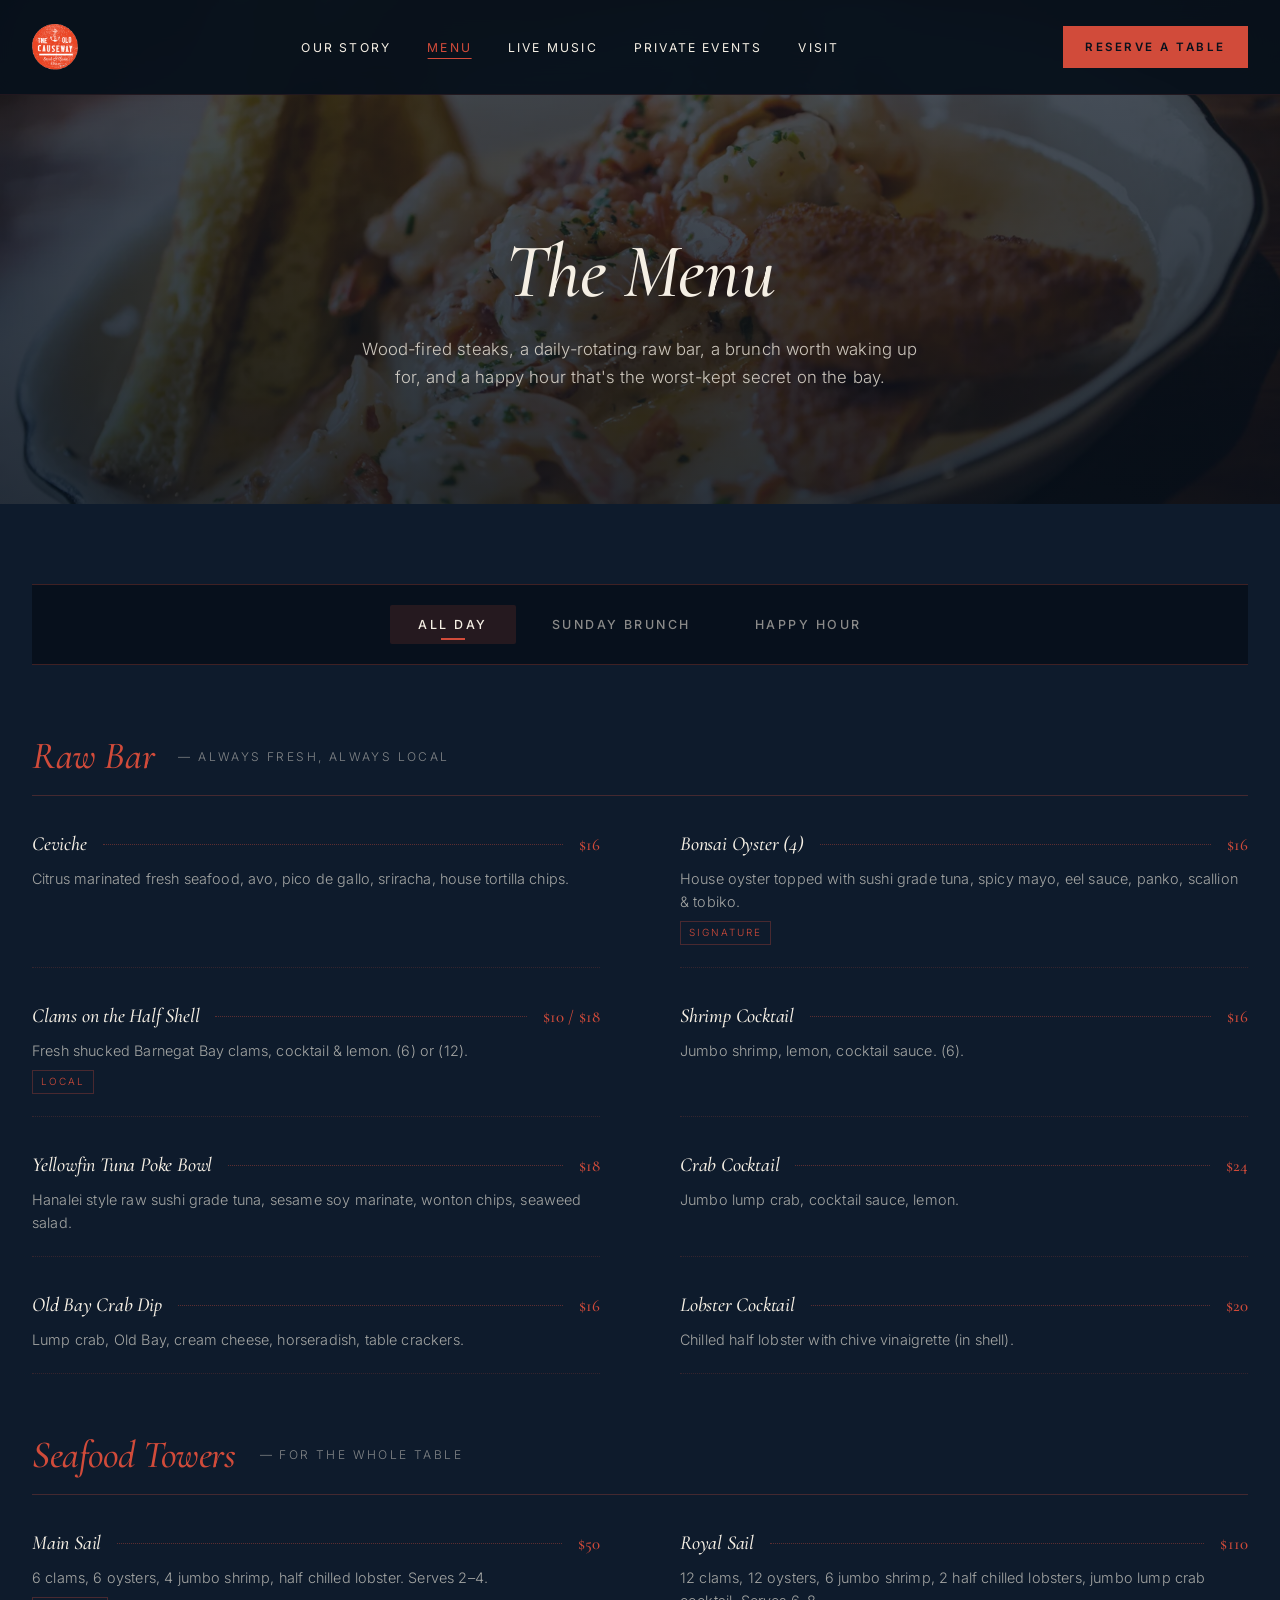
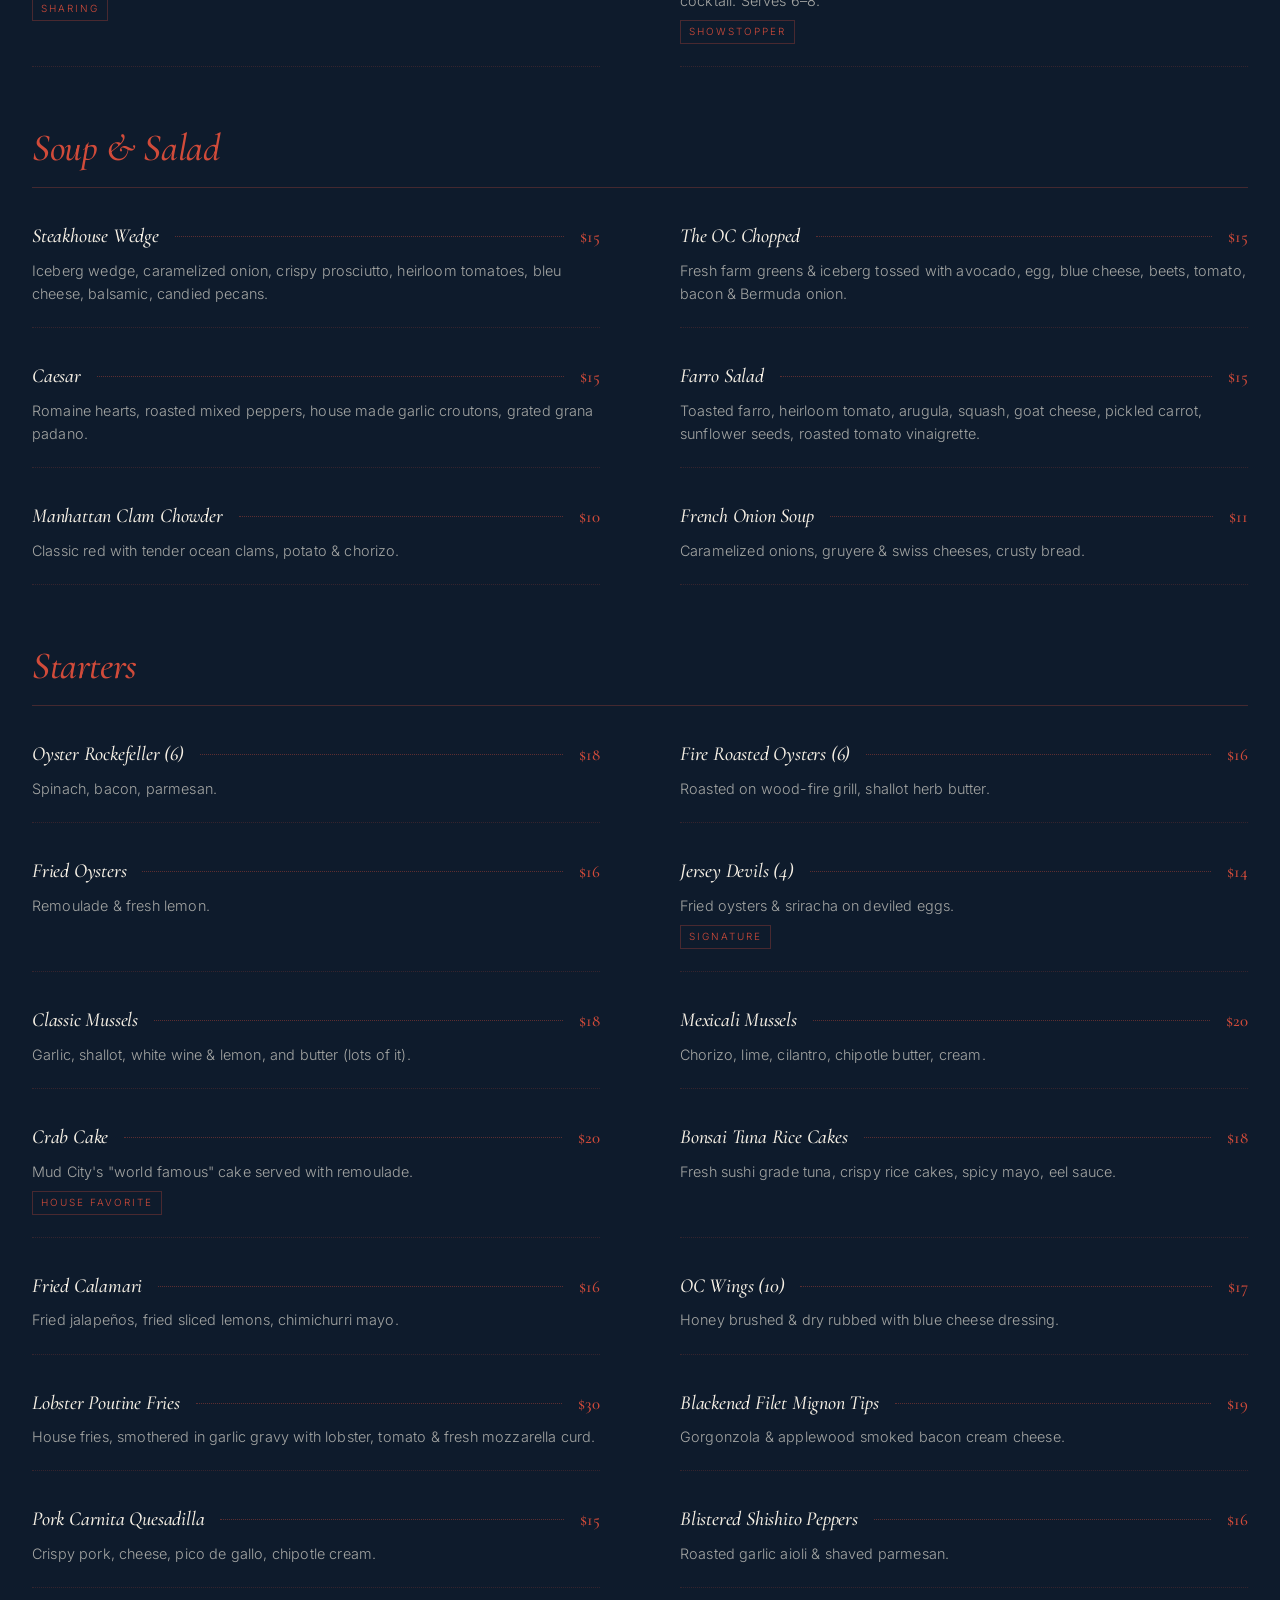
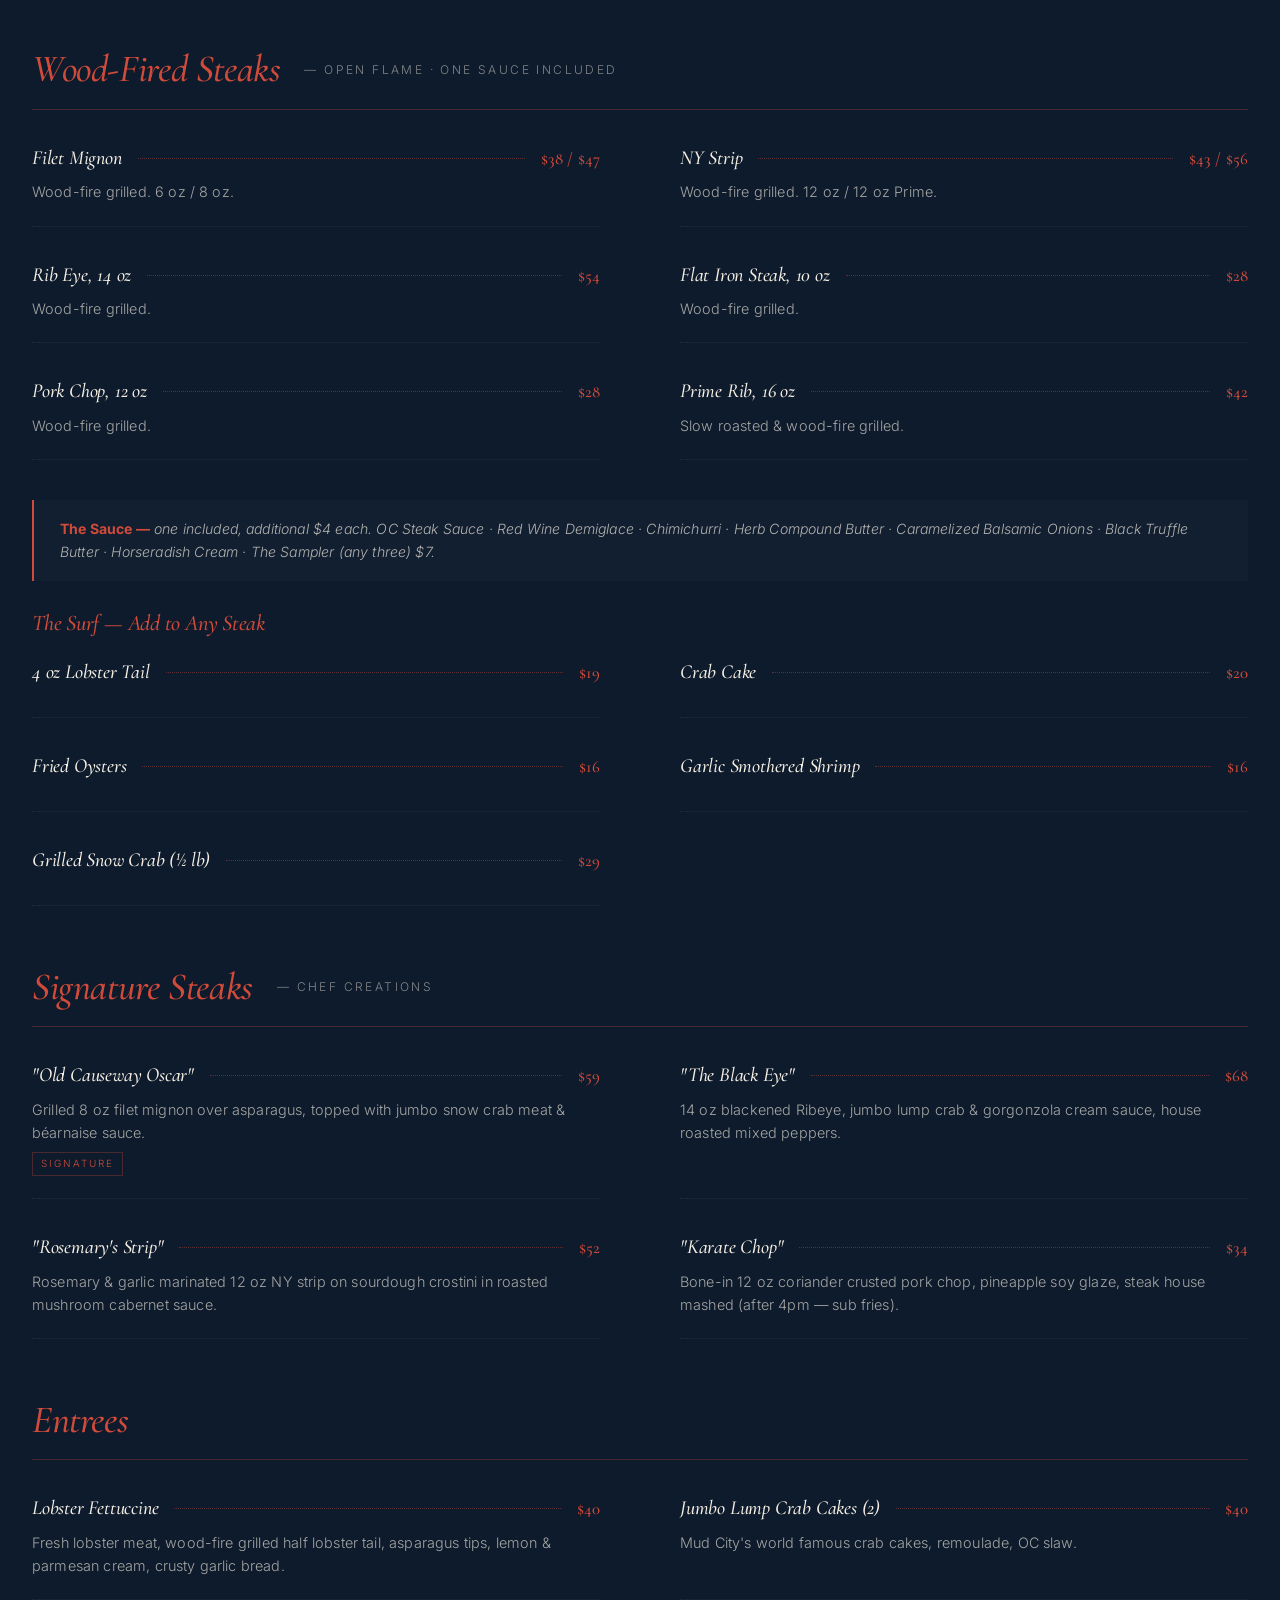
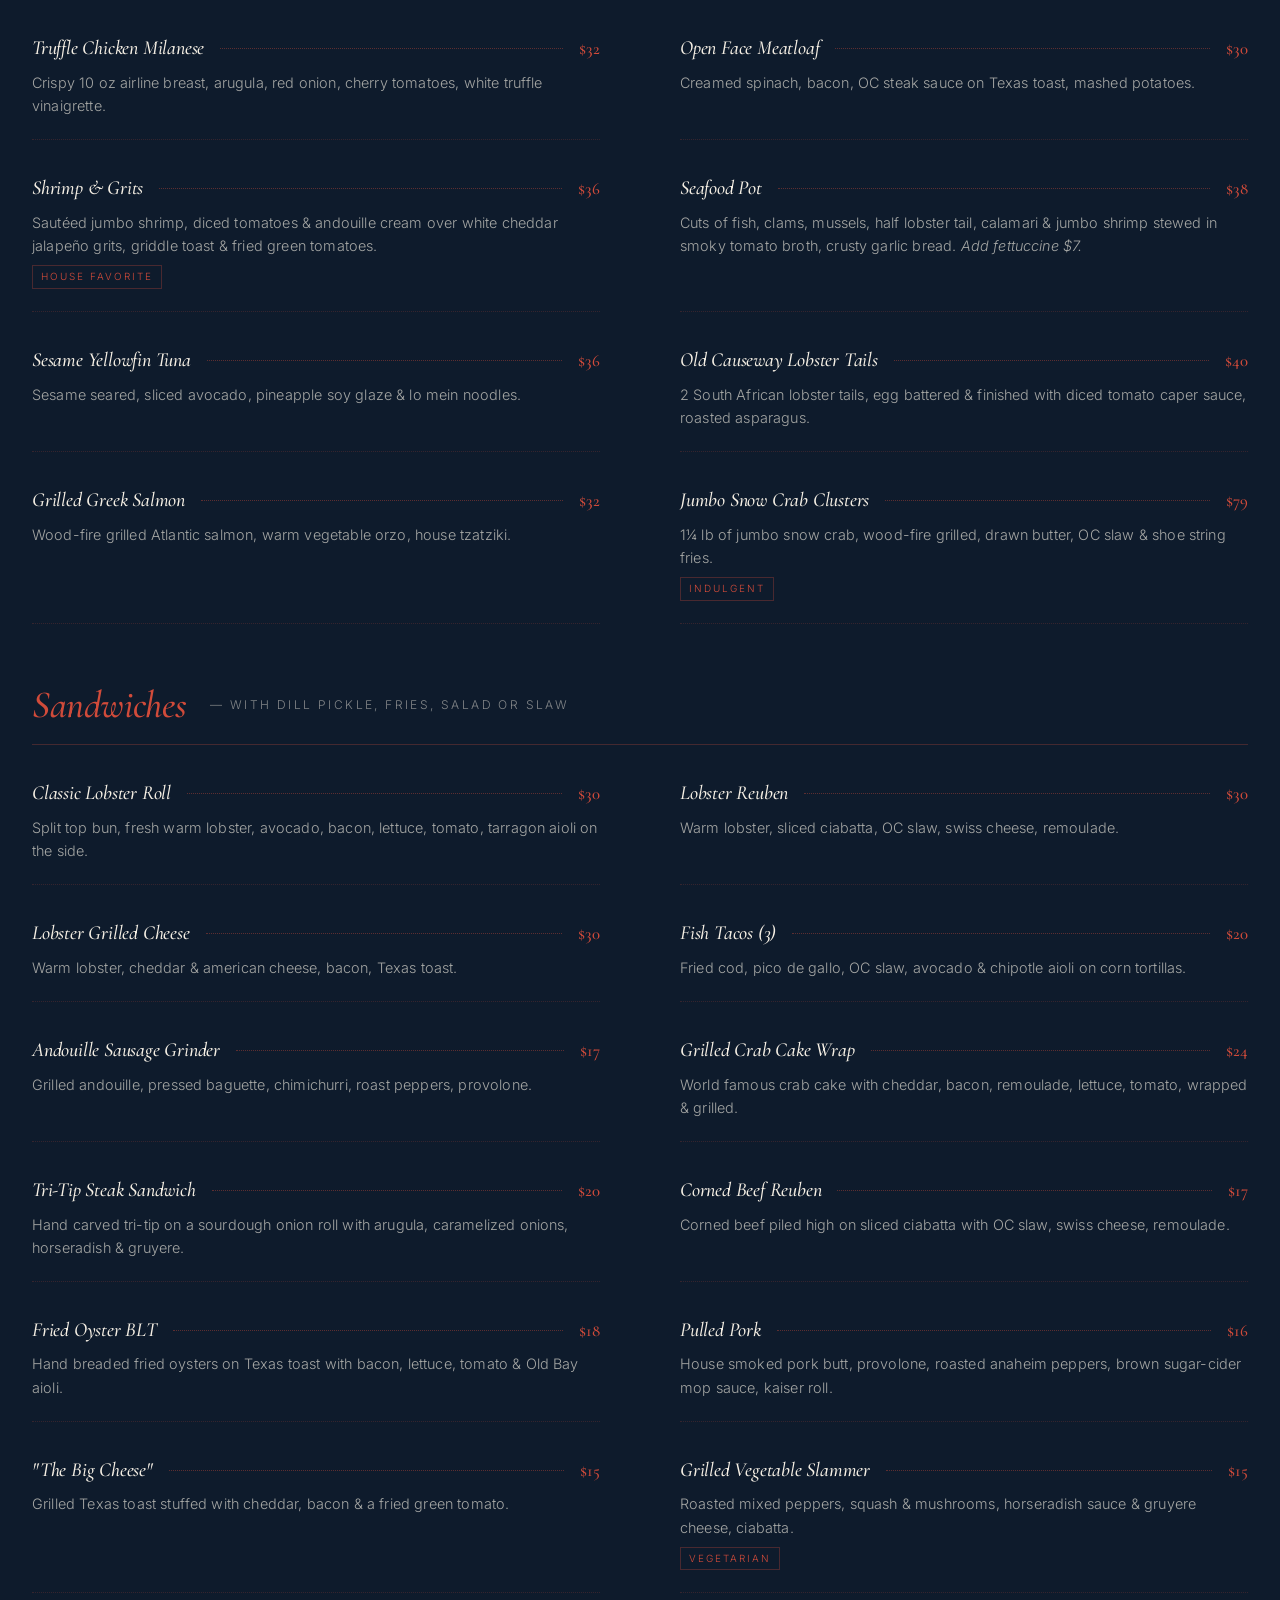
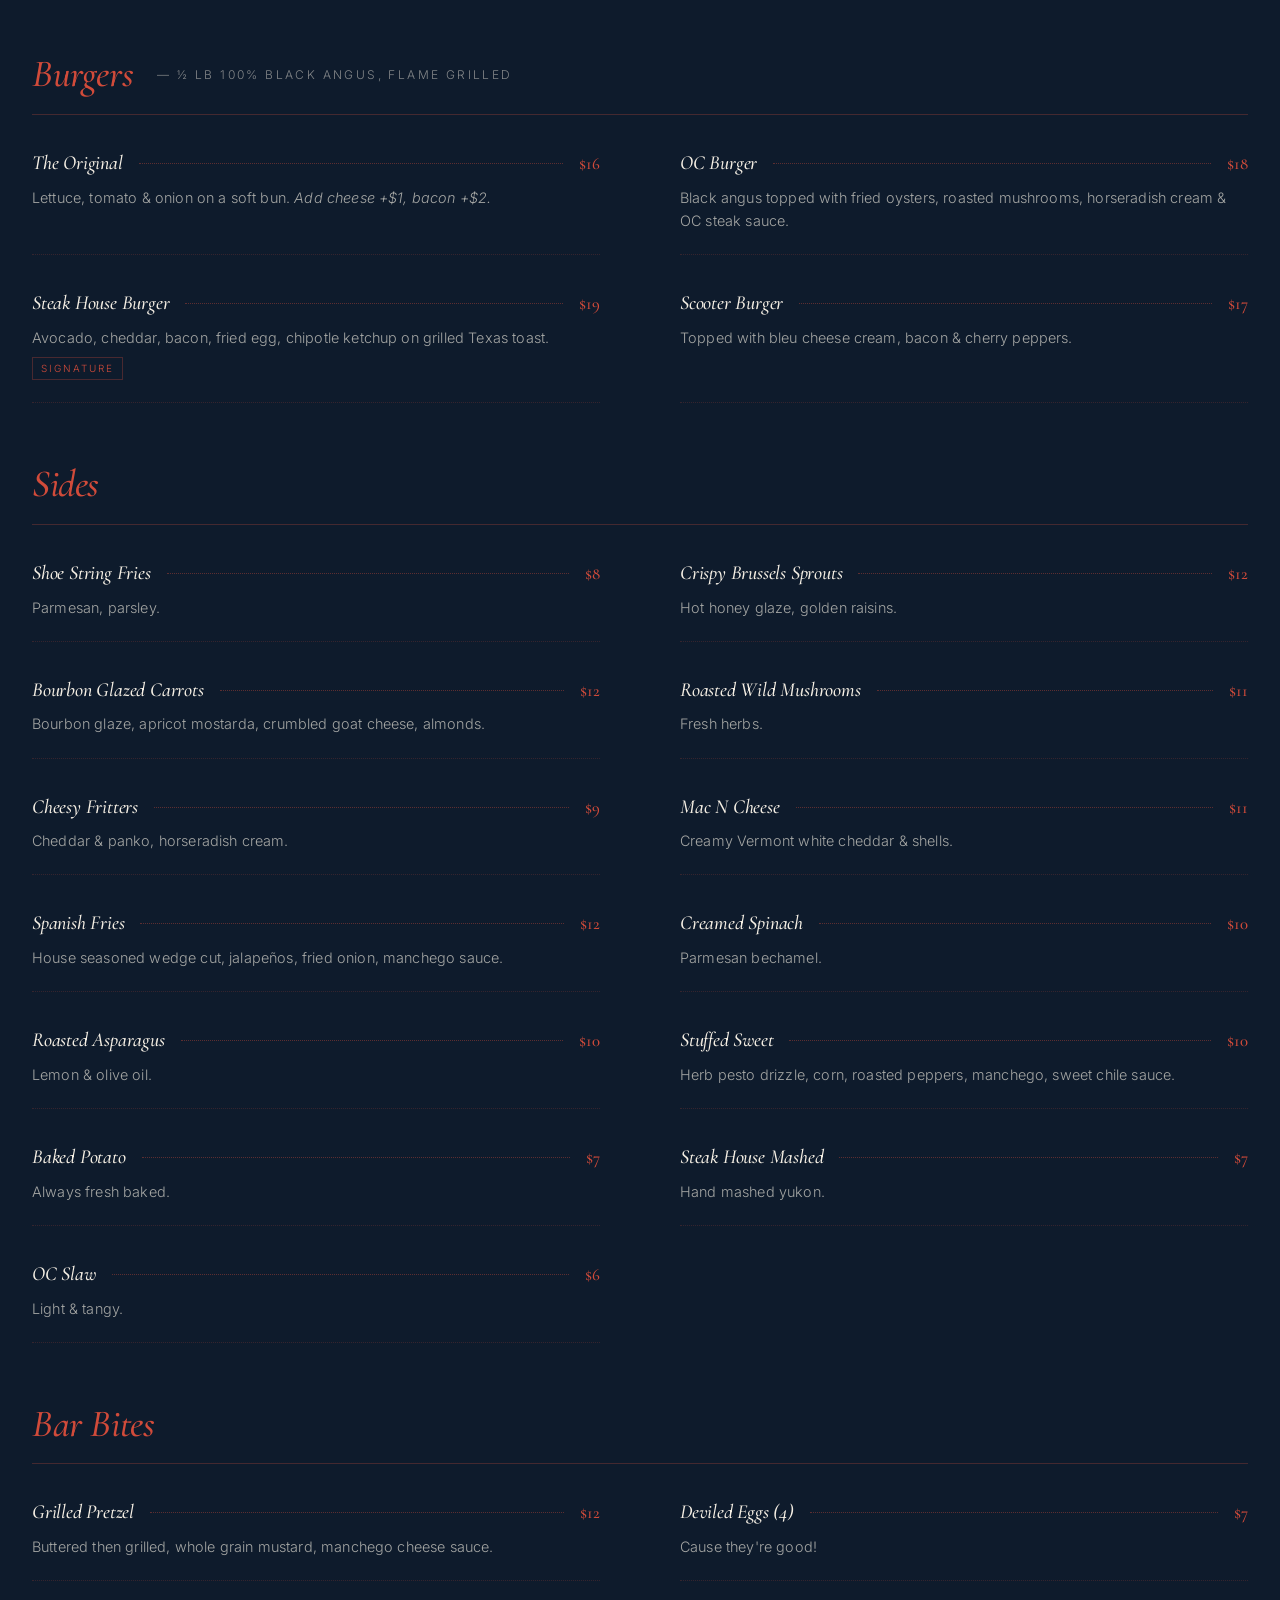
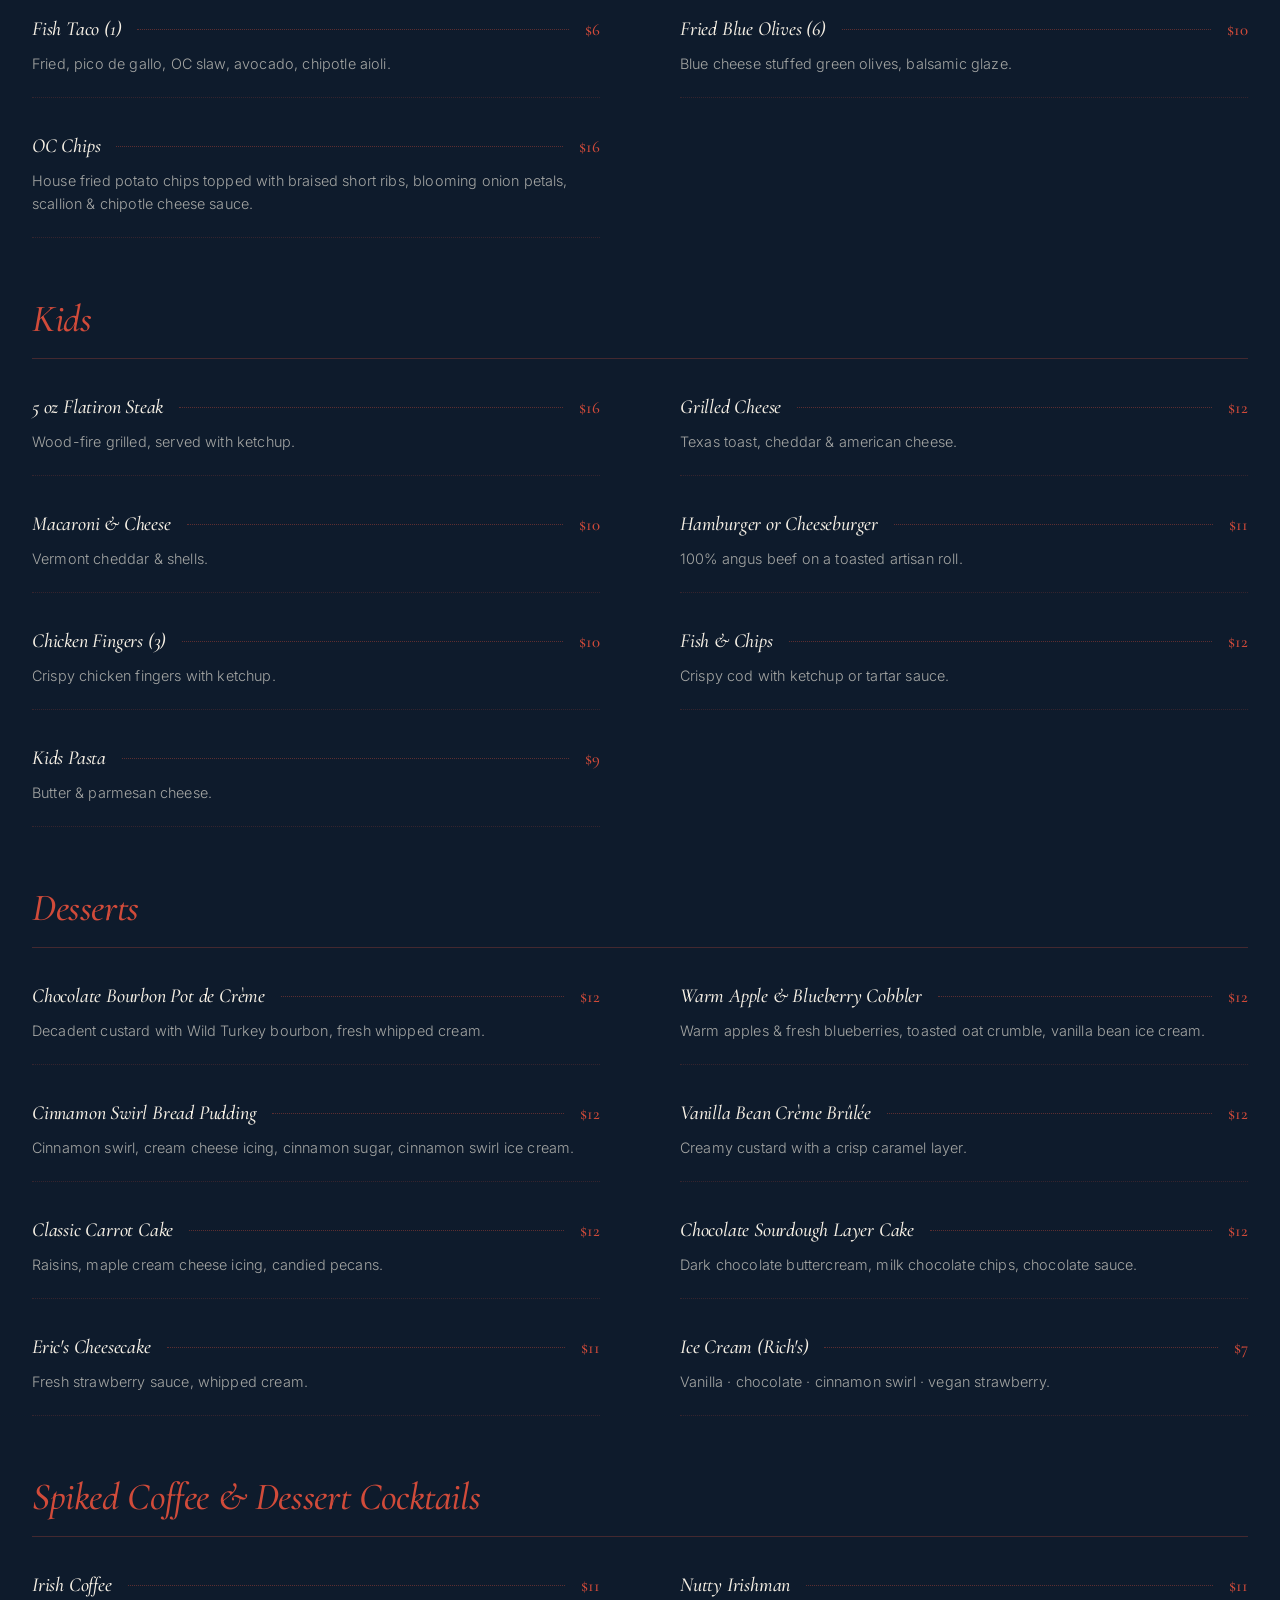
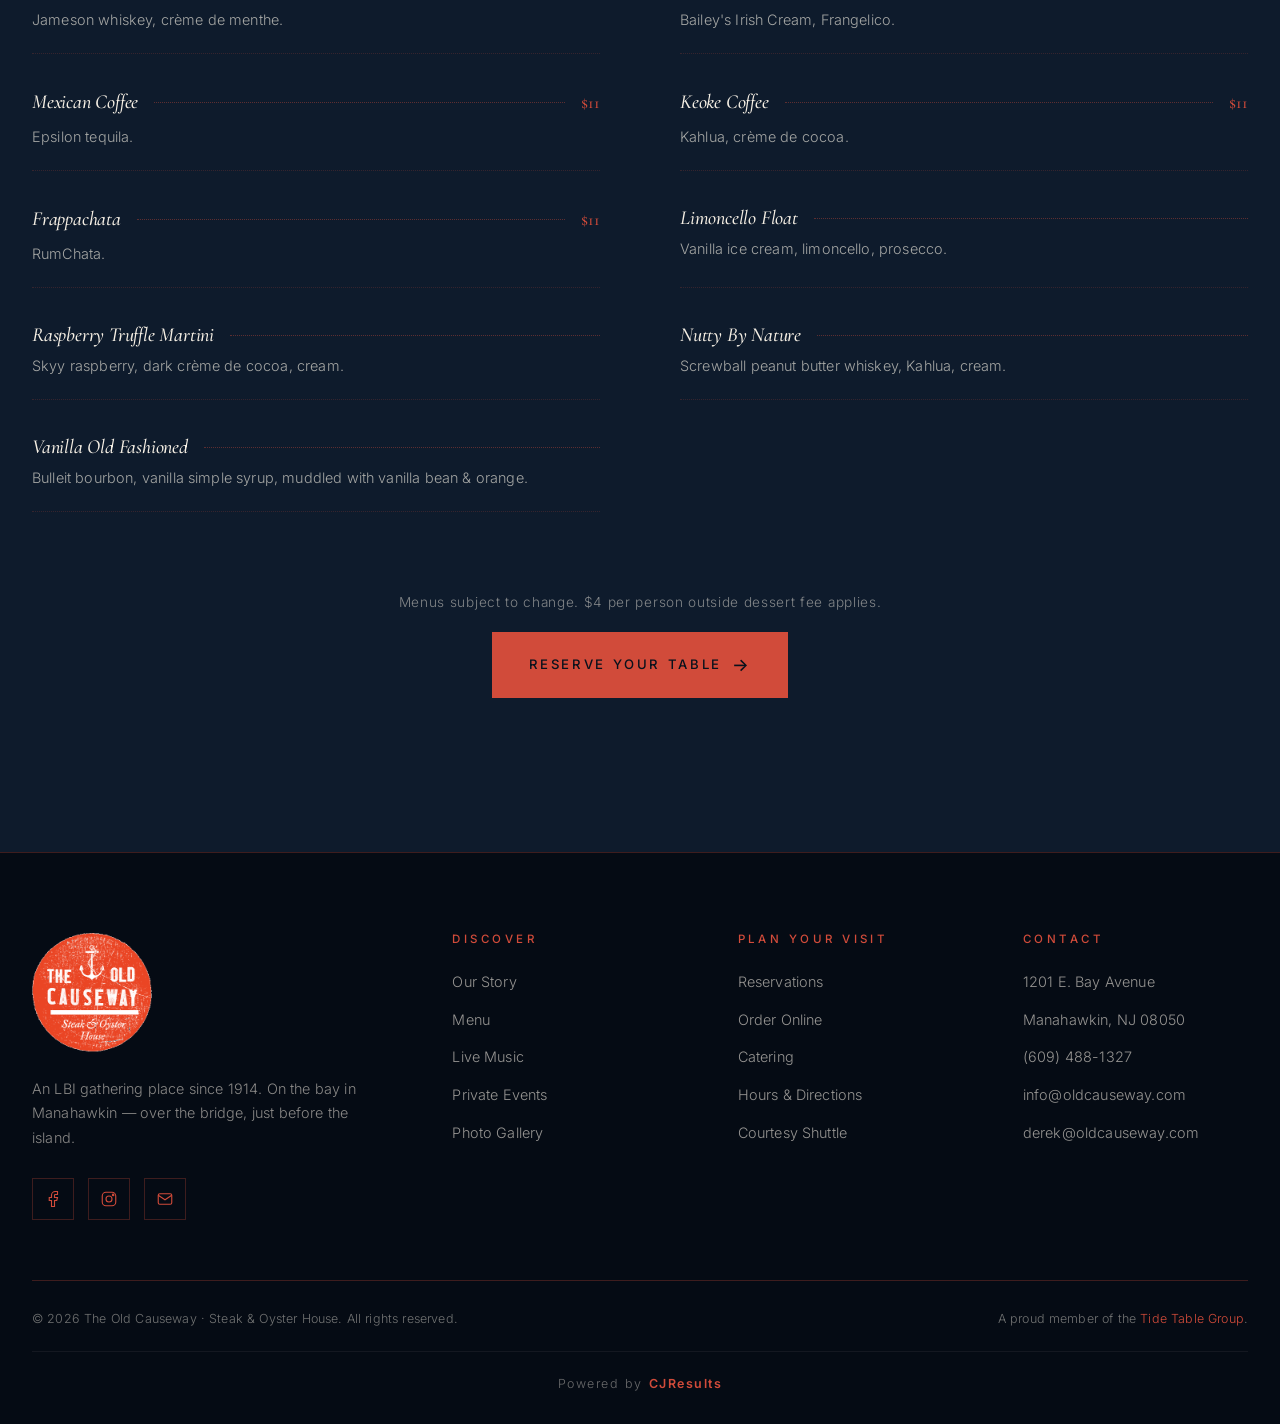
<file: menu.html>
<!DOCTYPE html>
<html lang="en">

<head>
  <meta charset="UTF-8" />
  <meta name="viewport" content="width=device-width, initial-scale=1.0" />
  <meta name="description"
    content="The complete menu at The Old Causeway Steak & Oyster House — All Day, Sunday brunch, and happy hour. Wood-fired steaks, raw bar, signature steaks, brunch favorites and more." />
  <meta name="theme-color" content="#0E1B2C" />
  <title>Menu — The Old Causeway · Steak &amp; Oyster House</title>
  <link rel="preconnect" href="https://fonts.googleapis.com">
  <link rel="preconnect" href="https://fonts.gstatic.com" crossorigin>
  <link
    href="https://fonts.googleapis.com/css2?family=Cormorant+Garamond:ital,wght@0,400;0,500;0,600;0,700;1,400&family=Inter:wght@300;400;500;600;700&family=Pinyon+Script&display=swap"
    rel="stylesheet">
  <link rel="icon" type="image/png" href="assets/oc-logo.png" />
  <link rel="apple-touch-icon" href="assets/oc-logo.png" />
  <link rel="stylesheet" href="styles.css" />
</head>

<body>

  <nav class="nav solid" id="nav">
    <div class="container nav-inner">
      <a href="index.html" class="brand"><img class="logo" src="assets/oc-logo.png"
          alt="The Old Causeway — Steak & Oyster House" /></a>
      <ul class="nav-menu" id="navMenu">
        <li><a href="story.html">Our Story</a></li>
        <li><a href="menu.html" class="current">Menu</a></li>
        <li><a href="music.html">Live Music</a></li>
        <li><a href="events.html">Private Events</a></li>
        <li><a href="visit.html">Visit</a></li>
      </ul>
      <a href="https://www.opentable.com/r/the-old-causeway-steak-and-oyster-house-manahawkin" target="_blank"
        rel="noopener" class="nav-cta">Reserve a Table</a>
      <button class="menu-toggle" id="menuToggle" aria-label="Menu"><span></span><span></span><span></span></button>
    </div>
  </nav>

  <!-- SUB-HERO -->
  <section class="subhero">
    <div class="bg"><img src="assets/oc-02.jpg" alt="Old Causeway shrimp & grits" /></div>
    <div class="inner">
      <h1>The Menu</h1>
      <p>Wood-fired steaks, a daily-rotating raw bar, a brunch worth waking up for, and a happy hour
        that's the worst-kept secret on the bay.</p>
    </div>
  </section>

  <!-- MENU PAGE -->
  <section class="menu-page">
    <div class="container">

      <div class="menu-tabs" role="tablist">
        <button class="menu-tab active" data-tab="All Day">All Day</button>
        <button class="menu-tab" data-tab="brunch">Sunday Brunch</button>
        <button class="menu-tab" data-tab="happy">Happy Hour</button>
      </div>

      <!-- ================== ALL DAY ================== -->
      <div class="menu-panel active" data-panel="All Day">

        <div class="menu-section" id="raw-bar">
          <div class="menu-section-head">
            <h2>Raw Bar</h2>
            <span class="note">— Always Fresh, Always Local</span>
          </div>
          <div class="menu-grid">
            <div class="menu-item">
              <div class="menu-item-head">
                <h4>Ceviche</h4>
                <div class="dots"></div><span class="price">$16</span>
              </div>
              <p>Citrus marinated fresh seafood, avo, pico de gallo, sriracha, house tortilla chips.</p>
            </div>
            <div class="menu-item">
              <div class="menu-item-head">
                <h4>Bonsai Oyster (4)</h4>
                <div class="dots"></div><span class="price">$16</span>
              </div>
              <p>House oyster topped with sushi grade tuna, spicy mayo, eel sauce, panko, scallion &amp; tobiko.</p>
              <span class="tag">Signature</span>
            </div>
            <div class="menu-item">
              <div class="menu-item-head">
                <h4>Clams on the Half Shell</h4>
                <div class="dots"></div><span class="price">$10 / $18</span>
              </div>
              <p>Fresh shucked Barnegat Bay clams, cocktail &amp; lemon. (6) or (12).</p>
              <span class="tag">Local</span>
            </div>
            <div class="menu-item">
              <div class="menu-item-head">
                <h4>Shrimp Cocktail</h4>
                <div class="dots"></div><span class="price">$16</span>
              </div>
              <p>Jumbo shrimp, lemon, cocktail sauce. (6).</p>
            </div>
            <div class="menu-item">
              <div class="menu-item-head">
                <h4>Yellowfin Tuna Poke Bowl</h4>
                <div class="dots"></div><span class="price">$18</span>
              </div>
              <p>Hanalei style raw sushi grade tuna, sesame soy marinate, wonton chips, seaweed salad.</p>
            </div>
            <div class="menu-item">
              <div class="menu-item-head">
                <h4>Crab Cocktail</h4>
                <div class="dots"></div><span class="price">$24</span>
              </div>
              <p>Jumbo lump crab, cocktail sauce, lemon.</p>
            </div>
            <div class="menu-item">
              <div class="menu-item-head">
                <h4>Old Bay Crab Dip</h4>
                <div class="dots"></div><span class="price">$16</span>
              </div>
              <p>Lump crab, Old Bay, cream cheese, horseradish, table crackers.</p>
            </div>
            <div class="menu-item">
              <div class="menu-item-head">
                <h4>Lobster Cocktail</h4>
                <div class="dots"></div><span class="price">$20</span>
              </div>
              <p>Chilled half lobster with chive vinaigrette (in shell).</p>
            </div>
          </div>
        </div>

        <div class="menu-section">
          <div class="menu-section-head">
            <h2>Seafood Towers</h2>
            <span class="note">— For the Whole Table</span>
          </div>
          <div class="menu-grid">
            <div class="menu-item">
              <div class="menu-item-head">
                <h4>Main Sail</h4>
                <div class="dots"></div><span class="price">$50</span>
              </div>
              <p>6 clams, 6 oysters, 4 jumbo shrimp, half chilled lobster. Serves 2–4.</p>
              <span class="tag">Sharing</span>
            </div>
            <div class="menu-item">
              <div class="menu-item-head">
                <h4>Royal Sail</h4>
                <div class="dots"></div><span class="price">$110</span>
              </div>
              <p>12 clams, 12 oysters, 6 jumbo shrimp, 2 half chilled lobsters, jumbo lump crab cocktail. Serves 6–8.
              </p>
              <span class="tag">Showstopper</span>
            </div>
          </div>
        </div>

        <div class="menu-section">
          <div class="menu-section-head">
            <h2>Soup &amp; Salad</h2>
          </div>
          <div class="menu-grid">
            <div class="menu-item">
              <div class="menu-item-head">
                <h4>Steakhouse Wedge</h4>
                <div class="dots"></div><span class="price">$15</span>
              </div>
              <p>Iceberg wedge, caramelized onion, crispy prosciutto, heirloom tomatoes, bleu cheese, balsamic, candied
                pecans.</p>
            </div>
            <div class="menu-item">
              <div class="menu-item-head">
                <h4>The OC Chopped</h4>
                <div class="dots"></div><span class="price">$15</span>
              </div>
              <p>Fresh farm greens &amp; iceberg tossed with avocado, egg, blue cheese, beets, tomato, bacon &amp;
                Bermuda onion.</p>
            </div>
            <div class="menu-item">
              <div class="menu-item-head">
                <h4>Caesar</h4>
                <div class="dots"></div><span class="price">$15</span>
              </div>
              <p>Romaine hearts, roasted mixed peppers, house made garlic croutons, grated grana padano.</p>
            </div>
            <div class="menu-item">
              <div class="menu-item-head">
                <h4>Farro Salad</h4>
                <div class="dots"></div><span class="price">$15</span>
              </div>
              <p>Toasted farro, heirloom tomato, arugula, squash, goat cheese, pickled carrot, sunflower seeds, roasted
                tomato vinaigrette.</p>
            </div>
            <div class="menu-item">
              <div class="menu-item-head">
                <h4>Manhattan Clam Chowder</h4>
                <div class="dots"></div><span class="price">$10</span>
              </div>
              <p>Classic red with tender ocean clams, potato &amp; chorizo.</p>
            </div>
            <div class="menu-item">
              <div class="menu-item-head">
                <h4>French Onion Soup</h4>
                <div class="dots"></div><span class="price">$11</span>
              </div>
              <p>Caramelized onions, gruyere &amp; swiss cheeses, crusty bread.</p>
            </div>
          </div>
        </div>

        <div class="menu-section">
          <div class="menu-section-head">
            <h2>Starters</h2>
          </div>
          <div class="menu-grid">
            <div class="menu-item">
              <div class="menu-item-head">
                <h4>Oyster Rockefeller (6)</h4>
                <div class="dots"></div><span class="price">$18</span>
              </div>
              <p>Spinach, bacon, parmesan.</p>
            </div>
            <div class="menu-item">
              <div class="menu-item-head">
                <h4>Fire Roasted Oysters (6)</h4>
                <div class="dots"></div><span class="price">$16</span>
              </div>
              <p>Roasted on wood-fire grill, shallot herb butter.</p>
            </div>
            <div class="menu-item">
              <div class="menu-item-head">
                <h4>Fried Oysters</h4>
                <div class="dots"></div><span class="price">$16</span>
              </div>
              <p>Remoulade &amp; fresh lemon.</p>
            </div>
            <div class="menu-item">
              <div class="menu-item-head">
                <h4>Jersey Devils (4)</h4>
                <div class="dots"></div><span class="price">$14</span>
              </div>
              <p>Fried oysters &amp; sriracha on deviled eggs.</p>
              <span class="tag">Signature</span>
            </div>
            <div class="menu-item">
              <div class="menu-item-head">
                <h4>Classic Mussels</h4>
                <div class="dots"></div><span class="price">$18</span>
              </div>
              <p>Garlic, shallot, white wine &amp; lemon, and butter (lots of it).</p>
            </div>
            <div class="menu-item">
              <div class="menu-item-head">
                <h4>Mexicali Mussels</h4>
                <div class="dots"></div><span class="price">$20</span>
              </div>
              <p>Chorizo, lime, cilantro, chipotle butter, cream.</p>
            </div>
            <div class="menu-item">
              <div class="menu-item-head">
                <h4>Crab Cake</h4>
                <div class="dots"></div><span class="price">$20</span>
              </div>
              <p>Mud City's "world famous" cake served with remoulade.</p>
              <span class="tag">House Favorite</span>
            </div>
            <div class="menu-item">
              <div class="menu-item-head">
                <h4>Bonsai Tuna Rice Cakes</h4>
                <div class="dots"></div><span class="price">$18</span>
              </div>
              <p>Fresh sushi grade tuna, crispy rice cakes, spicy mayo, eel sauce.</p>
            </div>
            <div class="menu-item">
              <div class="menu-item-head">
                <h4>Fried Calamari</h4>
                <div class="dots"></div><span class="price">$16</span>
              </div>
              <p>Fried jalapeños, fried sliced lemons, chimichurri mayo.</p>
            </div>
            <div class="menu-item">
              <div class="menu-item-head">
                <h4>OC Wings (10)</h4>
                <div class="dots"></div><span class="price">$17</span>
              </div>
              <p>Honey brushed &amp; dry rubbed with blue cheese dressing.</p>
            </div>
            <div class="menu-item">
              <div class="menu-item-head">
                <h4>Lobster Poutine Fries</h4>
                <div class="dots"></div><span class="price">$30</span>
              </div>
              <p>House fries, smothered in garlic gravy with lobster, tomato &amp; fresh mozzarella curd.</p>
            </div>
            <div class="menu-item">
              <div class="menu-item-head">
                <h4>Blackened Filet Mignon Tips</h4>
                <div class="dots"></div><span class="price">$19</span>
              </div>
              <p>Gorgonzola &amp; applewood smoked bacon cream cheese.</p>
            </div>
            <div class="menu-item">
              <div class="menu-item-head">
                <h4>Pork Carnita Quesadilla</h4>
                <div class="dots"></div><span class="price">$15</span>
              </div>
              <p>Crispy pork, cheese, pico de gallo, chipotle cream.</p>
            </div>
            <div class="menu-item">
              <div class="menu-item-head">
                <h4>Blistered Shishito Peppers</h4>
                <div class="dots"></div><span class="price">$16</span>
              </div>
              <p>Roasted garlic aioli &amp; shaved parmesan.</p>
            </div>
          </div>
        </div>

        <div class="menu-section" id="steaks">
          <div class="menu-section-head">
            <h2>Wood-Fired Steaks</h2>
            <span class="note">— Open Flame · One Sauce Included</span>
          </div>
          <div class="menu-grid">
            <div class="menu-item">
              <div class="menu-item-head">
                <h4>Filet Mignon</h4>
                <div class="dots"></div><span class="price">$38 / $47</span>
              </div>
              <p>Wood-fire grilled. 6 oz / 8 oz.</p>
            </div>
            <div class="menu-item">
              <div class="menu-item-head">
                <h4>NY Strip</h4>
                <div class="dots"></div><span class="price">$43 / $56</span>
              </div>
              <p>Wood-fire grilled. 12 oz / 12 oz Prime.</p>
            </div>
            <div class="menu-item">
              <div class="menu-item-head">
                <h4>Rib Eye, 14 oz</h4>
                <div class="dots"></div><span class="price">$54</span>
              </div>
              <p>Wood-fire grilled.</p>
            </div>
            <div class="menu-item">
              <div class="menu-item-head">
                <h4>Flat Iron Steak, 10 oz</h4>
                <div class="dots"></div><span class="price">$28</span>
              </div>
              <p>Wood-fire grilled.</p>
            </div>
            <div class="menu-item">
              <div class="menu-item-head">
                <h4>Pork Chop, 12 oz</h4>
                <div class="dots"></div><span class="price">$28</span>
              </div>
              <p>Wood-fire grilled.</p>
            </div>
            <div class="menu-item">
              <div class="menu-item-head">
                <h4>Prime Rib, 16 oz</h4>
                <div class="dots"></div><span class="price">$42</span>
              </div>
              <p>Slow roasted &amp; wood-fire grilled.</p>
            </div>
          </div>

          <div class="menu-note">
            <strong style="color:var(--brass); font-style:normal;">The Sauce —</strong>
            one included, additional $4 each. OC Steak Sauce · Red Wine Demiglace · Chimichurri ·
            Herb Compound Butter · Caramelized Balsamic Onions · Black Truffle Butter · Horseradish Cream ·
            The Sampler (any three) $7.
          </div>

          <div style="margin-top:30px;">
            <h3 style="font-style:italic; color:var(--brass); margin-bottom:24px; font-size:1.4rem;">The Surf — Add to
              Any Steak</h3>
            <div class="menu-grid">
              <div class="menu-item">
                <div class="menu-item-head">
                  <h4>4 oz Lobster Tail</h4>
                  <div class="dots"></div><span class="price">$19</span>
                </div>
              </div>
              <div class="menu-item">
                <div class="menu-item-head">
                  <h4>Crab Cake</h4>
                  <div class="dots"></div><span class="price">$20</span>
                </div>
              </div>
              <div class="menu-item">
                <div class="menu-item-head">
                  <h4>Fried Oysters</h4>
                  <div class="dots"></div><span class="price">$16</span>
                </div>
              </div>
              <div class="menu-item">
                <div class="menu-item-head">
                  <h4>Garlic Smothered Shrimp</h4>
                  <div class="dots"></div><span class="price">$16</span>
                </div>
              </div>
              <div class="menu-item">
                <div class="menu-item-head">
                  <h4>Grilled Snow Crab (½ lb)</h4>
                  <div class="dots"></div><span class="price">$29</span>
                </div>
              </div>
            </div>
          </div>
        </div>

        <div class="menu-section">
          <div class="menu-section-head">
            <h2>Signature Steaks</h2>
            <span class="note">— Chef Creations</span>
          </div>
          <div class="menu-grid">
            <div class="menu-item">
              <div class="menu-item-head">
                <h4>"Old Causeway Oscar"</h4>
                <div class="dots"></div><span class="price">$59</span>
              </div>
              <p>Grilled 8 oz filet mignon over asparagus, topped with jumbo snow crab meat &amp; béarnaise sauce.</p>
              <span class="tag">Signature</span>
            </div>
            <div class="menu-item">
              <div class="menu-item-head">
                <h4>"The Black Eye"</h4>
                <div class="dots"></div><span class="price">$68</span>
              </div>
              <p>14 oz blackened Ribeye, jumbo lump crab &amp; gorgonzola cream sauce, house roasted mixed peppers.</p>
            </div>
            <div class="menu-item">
              <div class="menu-item-head">
                <h4>"Rosemary's Strip"</h4>
                <div class="dots"></div><span class="price">$52</span>
              </div>
              <p>Rosemary &amp; garlic marinated 12 oz NY strip on sourdough crostini in roasted mushroom cabernet
                sauce.</p>
            </div>
            <div class="menu-item">
              <div class="menu-item-head">
                <h4>"Karate Chop"</h4>
                <div class="dots"></div><span class="price">$34</span>
              </div>
              <p>Bone-in 12 oz coriander crusted pork chop, pineapple soy glaze, steak house mashed (after 4pm — sub
                fries).</p>
            </div>
          </div>
        </div>

        <div class="menu-section">
          <div class="menu-section-head">
            <h2>Entrees</h2>
          </div>
          <div class="menu-grid">
            <div class="menu-item">
              <div class="menu-item-head">
                <h4>Lobster Fettuccine</h4>
                <div class="dots"></div><span class="price">$40</span>
              </div>
              <p>Fresh lobster meat, wood-fire grilled half lobster tail, asparagus tips, lemon &amp; parmesan cream,
                crusty garlic bread.</p>
            </div>
            <div class="menu-item">
              <div class="menu-item-head">
                <h4>Jumbo Lump Crab Cakes (2)</h4>
                <div class="dots"></div><span class="price">$40</span>
              </div>
              <p>Mud City's world famous crab cakes, remoulade, OC slaw.</p>
            </div>
            <div class="menu-item">
              <div class="menu-item-head">
                <h4>Truffle Chicken Milanese</h4>
                <div class="dots"></div><span class="price">$32</span>
              </div>
              <p>Crispy 10 oz airline breast, arugula, red onion, cherry tomatoes, white truffle vinaigrette.</p>
            </div>
            <div class="menu-item">
              <div class="menu-item-head">
                <h4>Open Face Meatloaf</h4>
                <div class="dots"></div><span class="price">$30</span>
              </div>
              <p>Creamed spinach, bacon, OC steak sauce on Texas toast, mashed potatoes.</p>
            </div>
            <div class="menu-item">
              <div class="menu-item-head">
                <h4>Shrimp &amp; Grits</h4>
                <div class="dots"></div><span class="price">$36</span>
              </div>
              <p>Sautéed jumbo shrimp, diced tomatoes &amp; andouille cream over white cheddar jalapeño grits, griddle
                toast &amp; fried green tomatoes.</p>
              <span class="tag">House Favorite</span>
            </div>
            <div class="menu-item">
              <div class="menu-item-head">
                <h4>Seafood Pot</h4>
                <div class="dots"></div><span class="price">$38</span>
              </div>
              <p>Cuts of fish, clams, mussels, half lobster tail, calamari &amp; jumbo shrimp stewed in smoky tomato
                broth, crusty garlic bread. <em>Add fettuccine $7.</em></p>
            </div>
            <div class="menu-item">
              <div class="menu-item-head">
                <h4>Sesame Yellowfin Tuna</h4>
                <div class="dots"></div><span class="price">$36</span>
              </div>
              <p>Sesame seared, sliced avocado, pineapple soy glaze &amp; lo mein noodles.</p>
            </div>
            <div class="menu-item">
              <div class="menu-item-head">
                <h4>Old Causeway Lobster Tails</h4>
                <div class="dots"></div><span class="price">$40</span>
              </div>
              <p>2 South African lobster tails, egg battered &amp; finished with diced tomato caper sauce, roasted
                asparagus.</p>
            </div>
            <div class="menu-item">
              <div class="menu-item-head">
                <h4>Grilled Greek Salmon</h4>
                <div class="dots"></div><span class="price">$32</span>
              </div>
              <p>Wood-fire grilled Atlantic salmon, warm vegetable orzo, house tzatziki.</p>
            </div>
            <div class="menu-item">
              <div class="menu-item-head">
                <h4>Jumbo Snow Crab Clusters</h4>
                <div class="dots"></div><span class="price">$79</span>
              </div>
              <p>1¼ lb of jumbo snow crab, wood-fire grilled, drawn butter, OC slaw &amp; shoe string fries.</p>
              <span class="tag">Indulgent</span>
            </div>
          </div>
        </div>

        <div class="menu-section">
          <div class="menu-section-head">
            <h2>Sandwiches</h2>
            <span class="note">— With Dill Pickle, Fries, Salad or Slaw</span>
          </div>
          <div class="menu-grid">
            <div class="menu-item">
              <div class="menu-item-head">
                <h4>Classic Lobster Roll</h4>
                <div class="dots"></div><span class="price">$30</span>
              </div>
              <p>Split top bun, fresh warm lobster, avocado, bacon, lettuce, tomato, tarragon aioli on the side.</p>
            </div>
            <div class="menu-item">
              <div class="menu-item-head">
                <h4>Lobster Reuben</h4>
                <div class="dots"></div><span class="price">$30</span>
              </div>
              <p>Warm lobster, sliced ciabatta, OC slaw, swiss cheese, remoulade.</p>
            </div>
            <div class="menu-item">
              <div class="menu-item-head">
                <h4>Lobster Grilled Cheese</h4>
                <div class="dots"></div><span class="price">$30</span>
              </div>
              <p>Warm lobster, cheddar &amp; american cheese, bacon, Texas toast.</p>
            </div>
            <div class="menu-item">
              <div class="menu-item-head">
                <h4>Fish Tacos (3)</h4>
                <div class="dots"></div><span class="price">$20</span>
              </div>
              <p>Fried cod, pico de gallo, OC slaw, avocado &amp; chipotle aioli on corn tortillas.</p>
            </div>
            <div class="menu-item">
              <div class="menu-item-head">
                <h4>Andouille Sausage Grinder</h4>
                <div class="dots"></div><span class="price">$17</span>
              </div>
              <p>Grilled andouille, pressed baguette, chimichurri, roast peppers, provolone.</p>
            </div>
            <div class="menu-item">
              <div class="menu-item-head">
                <h4>Grilled Crab Cake Wrap</h4>
                <div class="dots"></div><span class="price">$24</span>
              </div>
              <p>World famous crab cake with cheddar, bacon, remoulade, lettuce, tomato, wrapped &amp; grilled.</p>
            </div>
            <div class="menu-item">
              <div class="menu-item-head">
                <h4>Tri-Tip Steak Sandwich</h4>
                <div class="dots"></div><span class="price">$20</span>
              </div>
              <p>Hand carved tri-tip on a sourdough onion roll with arugula, caramelized onions, horseradish &amp;
                gruyere.</p>
            </div>
            <div class="menu-item">
              <div class="menu-item-head">
                <h4>Corned Beef Reuben</h4>
                <div class="dots"></div><span class="price">$17</span>
              </div>
              <p>Corned beef piled high on sliced ciabatta with OC slaw, swiss cheese, remoulade.</p>
            </div>
            <div class="menu-item">
              <div class="menu-item-head">
                <h4>Fried Oyster BLT</h4>
                <div class="dots"></div><span class="price">$18</span>
              </div>
              <p>Hand breaded fried oysters on Texas toast with bacon, lettuce, tomato &amp; Old Bay aioli.</p>
            </div>
            <div class="menu-item">
              <div class="menu-item-head">
                <h4>Pulled Pork</h4>
                <div class="dots"></div><span class="price">$16</span>
              </div>
              <p>House smoked pork butt, provolone, roasted anaheim peppers, brown sugar-cider mop sauce, kaiser roll.
              </p>
            </div>
            <div class="menu-item">
              <div class="menu-item-head">
                <h4>"The Big Cheese"</h4>
                <div class="dots"></div><span class="price">$15</span>
              </div>
              <p>Grilled Texas toast stuffed with cheddar, bacon &amp; a fried green tomato.</p>
            </div>
            <div class="menu-item">
              <div class="menu-item-head">
                <h4>Grilled Vegetable Slammer</h4>
                <div class="dots"></div><span class="price">$15</span>
              </div>
              <p>Roasted mixed peppers, squash &amp; mushrooms, horseradish sauce &amp; gruyere cheese, ciabatta.</p>
              <span class="tag">Vegetarian</span>
            </div>
          </div>
        </div>

        <div class="menu-section">
          <div class="menu-section-head">
            <h2>Burgers</h2>
            <span class="note">— ½ lb 100% Black Angus, Flame Grilled</span>
          </div>
          <div class="menu-grid">
            <div class="menu-item">
              <div class="menu-item-head">
                <h4>The Original</h4>
                <div class="dots"></div><span class="price">$16</span>
              </div>
              <p>Lettuce, tomato &amp; onion on a soft bun. <em>Add cheese +$1, bacon +$2.</em></p>
            </div>
            <div class="menu-item">
              <div class="menu-item-head">
                <h4>OC Burger</h4>
                <div class="dots"></div><span class="price">$18</span>
              </div>
              <p>Black angus topped with fried oysters, roasted mushrooms, horseradish cream &amp; OC steak sauce.</p>
            </div>
            <div class="menu-item">
              <div class="menu-item-head">
                <h4>Steak House Burger</h4>
                <div class="dots"></div><span class="price">$19</span>
              </div>
              <p>Avocado, cheddar, bacon, fried egg, chipotle ketchup on grilled Texas toast.</p>
              <span class="tag">Signature</span>
            </div>
            <div class="menu-item">
              <div class="menu-item-head">
                <h4>Scooter Burger</h4>
                <div class="dots"></div><span class="price">$17</span>
              </div>
              <p>Topped with bleu cheese cream, bacon &amp; cherry peppers.</p>
            </div>
          </div>
        </div>

        <div class="menu-section">
          <div class="menu-section-head">
            <h2>Sides</h2>
          </div>
          <div class="menu-grid">
            <div class="menu-item">
              <div class="menu-item-head">
                <h4>Shoe String Fries</h4>
                <div class="dots"></div><span class="price">$8</span>
              </div>
              <p>Parmesan, parsley.</p>
            </div>
            <div class="menu-item">
              <div class="menu-item-head">
                <h4>Crispy Brussels Sprouts</h4>
                <div class="dots"></div><span class="price">$12</span>
              </div>
              <p>Hot honey glaze, golden raisins.</p>
            </div>
            <div class="menu-item">
              <div class="menu-item-head">
                <h4>Bourbon Glazed Carrots</h4>
                <div class="dots"></div><span class="price">$12</span>
              </div>
              <p>Bourbon glaze, apricot mostarda, crumbled goat cheese, almonds.</p>
            </div>
            <div class="menu-item">
              <div class="menu-item-head">
                <h4>Roasted Wild Mushrooms</h4>
                <div class="dots"></div><span class="price">$11</span>
              </div>
              <p>Fresh herbs.</p>
            </div>
            <div class="menu-item">
              <div class="menu-item-head">
                <h4>Cheesy Fritters</h4>
                <div class="dots"></div><span class="price">$9</span>
              </div>
              <p>Cheddar &amp; panko, horseradish cream.</p>
            </div>
            <div class="menu-item">
              <div class="menu-item-head">
                <h4>Mac N Cheese</h4>
                <div class="dots"></div><span class="price">$11</span>
              </div>
              <p>Creamy Vermont white cheddar &amp; shells.</p>
            </div>
            <div class="menu-item">
              <div class="menu-item-head">
                <h4>Spanish Fries</h4>
                <div class="dots"></div><span class="price">$12</span>
              </div>
              <p>House seasoned wedge cut, jalapeños, fried onion, manchego sauce.</p>
            </div>
            <div class="menu-item">
              <div class="menu-item-head">
                <h4>Creamed Spinach</h4>
                <div class="dots"></div><span class="price">$10</span>
              </div>
              <p>Parmesan bechamel.</p>
            </div>
            <div class="menu-item">
              <div class="menu-item-head">
                <h4>Roasted Asparagus</h4>
                <div class="dots"></div><span class="price">$10</span>
              </div>
              <p>Lemon &amp; olive oil.</p>
            </div>
            <div class="menu-item">
              <div class="menu-item-head">
                <h4>Stuffed Sweet</h4>
                <div class="dots"></div><span class="price">$10</span>
              </div>
              <p>Herb pesto drizzle, corn, roasted peppers, manchego, sweet chile sauce.</p>
            </div>
            <div class="menu-item">
              <div class="menu-item-head">
                <h4>Baked Potato</h4>
                <div class="dots"></div><span class="price">$7</span>
              </div>
              <p>Always fresh baked.</p>
            </div>
            <div class="menu-item">
              <div class="menu-item-head">
                <h4>Steak House Mashed</h4>
                <div class="dots"></div><span class="price">$7</span>
              </div>
              <p>Hand mashed yukon.</p>
            </div>
            <div class="menu-item">
              <div class="menu-item-head">
                <h4>OC Slaw</h4>
                <div class="dots"></div><span class="price">$6</span>
              </div>
              <p>Light &amp; tangy.</p>
            </div>
          </div>
        </div>

        <div class="menu-section">
          <div class="menu-section-head">
            <h2>Bar Bites</h2>
          </div>
          <div class="menu-grid">
            <div class="menu-item">
              <div class="menu-item-head">
                <h4>Grilled Pretzel</h4>
                <div class="dots"></div><span class="price">$12</span>
              </div>
              <p>Buttered then grilled, whole grain mustard, manchego cheese sauce.</p>
            </div>
            <div class="menu-item">
              <div class="menu-item-head">
                <h4>Deviled Eggs (4)</h4>
                <div class="dots"></div><span class="price">$7</span>
              </div>
              <p>Cause they're good!</p>
            </div>
            <div class="menu-item">
              <div class="menu-item-head">
                <h4>Fish Taco (1)</h4>
                <div class="dots"></div><span class="price">$6</span>
              </div>
              <p>Fried, pico de gallo, OC slaw, avocado, chipotle aioli.</p>
            </div>
            <div class="menu-item">
              <div class="menu-item-head">
                <h4>Fried Blue Olives (6)</h4>
                <div class="dots"></div><span class="price">$10</span>
              </div>
              <p>Blue cheese stuffed green olives, balsamic glaze.</p>
            </div>
            <div class="menu-item">
              <div class="menu-item-head">
                <h4>OC Chips</h4>
                <div class="dots"></div><span class="price">$16</span>
              </div>
              <p>House fried potato chips topped with braised short ribs, blooming onion petals, scallion &amp; chipotle
                cheese sauce.</p>
            </div>
          </div>
        </div>

        <div class="menu-section">
          <div class="menu-section-head">
            <h2>Kids</h2>
          </div>
          <div class="menu-grid">
            <div class="menu-item">
              <div class="menu-item-head">
                <h4>5 oz Flatiron Steak</h4>
                <div class="dots"></div><span class="price">$16</span>
              </div>
              <p>Wood-fire grilled, served with ketchup.</p>
            </div>
            <div class="menu-item">
              <div class="menu-item-head">
                <h4>Grilled Cheese</h4>
                <div class="dots"></div><span class="price">$12</span>
              </div>
              <p>Texas toast, cheddar &amp; american cheese.</p>
            </div>
            <div class="menu-item">
              <div class="menu-item-head">
                <h4>Macaroni &amp; Cheese</h4>
                <div class="dots"></div><span class="price">$10</span>
              </div>
              <p>Vermont cheddar &amp; shells.</p>
            </div>
            <div class="menu-item">
              <div class="menu-item-head">
                <h4>Hamburger or Cheeseburger</h4>
                <div class="dots"></div><span class="price">$11</span>
              </div>
              <p>100% angus beef on a toasted artisan roll.</p>
            </div>
            <div class="menu-item">
              <div class="menu-item-head">
                <h4>Chicken Fingers (3)</h4>
                <div class="dots"></div><span class="price">$10</span>
              </div>
              <p>Crispy chicken fingers with ketchup.</p>
            </div>
            <div class="menu-item">
              <div class="menu-item-head">
                <h4>Fish &amp; Chips</h4>
                <div class="dots"></div><span class="price">$12</span>
              </div>
              <p>Crispy cod with ketchup or tartar sauce.</p>
            </div>
            <div class="menu-item">
              <div class="menu-item-head">
                <h4>Kids Pasta</h4>
                <div class="dots"></div><span class="price">$9</span>
              </div>
              <p>Butter &amp; parmesan cheese.</p>
            </div>
          </div>
        </div>

        <div class="menu-section">
          <div class="menu-section-head">
            <h2>Desserts</h2>
          </div>
          <div class="menu-grid">
            <div class="menu-item">
              <div class="menu-item-head">
                <h4>Chocolate Bourbon Pot de Crème</h4>
                <div class="dots"></div><span class="price">$12</span>
              </div>
              <p>Decadent custard with Wild Turkey bourbon, fresh whipped cream.</p>
            </div>
            <div class="menu-item">
              <div class="menu-item-head">
                <h4>Warm Apple &amp; Blueberry Cobbler</h4>
                <div class="dots"></div><span class="price">$12</span>
              </div>
              <p>Warm apples &amp; fresh blueberries, toasted oat crumble, vanilla bean ice cream.</p>
            </div>
            <div class="menu-item">
              <div class="menu-item-head">
                <h4>Cinnamon Swirl Bread Pudding</h4>
                <div class="dots"></div><span class="price">$12</span>
              </div>
              <p>Cinnamon swirl, cream cheese icing, cinnamon sugar, cinnamon swirl ice cream.</p>
            </div>
            <div class="menu-item">
              <div class="menu-item-head">
                <h4>Vanilla Bean Crème Brûlée</h4>
                <div class="dots"></div><span class="price">$12</span>
              </div>
              <p>Creamy custard with a crisp caramel layer.</p>
            </div>
            <div class="menu-item">
              <div class="menu-item-head">
                <h4>Classic Carrot Cake</h4>
                <div class="dots"></div><span class="price">$12</span>
              </div>
              <p>Raisins, maple cream cheese icing, candied pecans.</p>
            </div>
            <div class="menu-item">
              <div class="menu-item-head">
                <h4>Chocolate Sourdough Layer Cake</h4>
                <div class="dots"></div><span class="price">$12</span>
              </div>
              <p>Dark chocolate buttercream, milk chocolate chips, chocolate sauce.</p>
            </div>
            <div class="menu-item">
              <div class="menu-item-head">
                <h4>Eric's Cheesecake</h4>
                <div class="dots"></div><span class="price">$11</span>
              </div>
              <p>Fresh strawberry sauce, whipped cream.</p>
            </div>
            <div class="menu-item">
              <div class="menu-item-head">
                <h4>Ice Cream (Rich's)</h4>
                <div class="dots"></div><span class="price">$7</span>
              </div>
              <p>Vanilla · chocolate · cinnamon swirl · vegan strawberry.</p>
            </div>
          </div>
        </div>

        <div class="menu-section">
          <div class="menu-section-head">
            <h2>Spiked Coffee &amp; Dessert Cocktails</h2>
          </div>
          <div class="menu-grid">
            <div class="menu-item">
              <div class="menu-item-head">
                <h4>Irish Coffee</h4>
                <div class="dots"></div><span class="price">$11</span>
              </div>
              <p>Jameson whiskey, crème de menthe.</p>
            </div>
            <div class="menu-item">
              <div class="menu-item-head">
                <h4>Nutty Irishman</h4>
                <div class="dots"></div><span class="price">$11</span>
              </div>
              <p>Bailey's Irish Cream, Frangelico.</p>
            </div>
            <div class="menu-item">
              <div class="menu-item-head">
                <h4>Mexican Coffee</h4>
                <div class="dots"></div><span class="price">$11</span>
              </div>
              <p>Epsilon tequila.</p>
            </div>
            <div class="menu-item">
              <div class="menu-item-head">
                <h4>Keoke Coffee</h4>
                <div class="dots"></div><span class="price">$11</span>
              </div>
              <p>Kahlua, crème de cocoa.</p>
            </div>
            <div class="menu-item">
              <div class="menu-item-head">
                <h4>Frappachata</h4>
                <div class="dots"></div><span class="price">$11</span>
              </div>
              <p>RumChata.</p>
            </div>
            <div class="menu-item">
              <div class="menu-item-head">
                <h4>Limoncello Float</h4>
                <div class="dots"></div>
              </div>
              <p>Vanilla ice cream, limoncello, prosecco.</p>
            </div>
            <div class="menu-item">
              <div class="menu-item-head">
                <h4>Raspberry Truffle Martini</h4>
                <div class="dots"></div>
              </div>
              <p>Skyy raspberry, dark crème de cocoa, cream.</p>
            </div>
            <div class="menu-item">
              <div class="menu-item-head">
                <h4>Nutty By Nature</h4>
                <div class="dots"></div>
              </div>
              <p>Screwball peanut butter whiskey, Kahlua, cream.</p>
            </div>
            <div class="menu-item">
              <div class="menu-item-head">
                <h4>Vanilla Old Fashioned</h4>
                <div class="dots"></div>
              </div>
              <p>Bulleit bourbon, vanilla simple syrup, muddled with vanilla bean &amp; orange.</p>
            </div>
          </div>
        </div>

      </div>

      <!-- ================== BRUNCH ================== -->
      <div class="menu-panel" data-panel="brunch" id="brunch">

        <div class="menu-section">
          <div class="menu-section-head">
            <h2>Brunch — Sundays 10–1</h2>
            <span class="note">— Subject to Holiday Changes</span>
          </div>
        </div>

        <div class="menu-section">
          <div class="menu-section-head">
            <h2>Sharables</h2>
          </div>
          <div class="menu-grid">
            <div class="menu-item">
              <div class="menu-item-head">
                <h4>Cinnamon Roll</h4>
                <div class="dots"></div><span class="price">$12</span>
              </div>
              <p>House made, cream cheese icing, candied pecans.</p>
            </div>
            <div class="menu-item">
              <div class="menu-item-head">
                <h4>Jersey Devils (4)</h4>
                <div class="dots"></div><span class="price">$14</span>
              </div>
              <p>Deviled eggs topped with fried oysters &amp; sriracha.</p>
            </div>
            <div class="menu-item">
              <div class="menu-item-head">
                <h4>Bacon, Egg &amp; Cheese Poutine</h4>
                <div class="dots"></div><span class="price">$16</span>
              </div>
              <p>Shoe fries, applewood bacon, Vermont cheddar, mozzarella curd, tomato cream, 2 sunny side eggs, baked
                brie.</p>
            </div>
          </div>
        </div>

        <div class="menu-section">
          <div class="menu-section-head">
            <h2>Skillet Scrambles</h2>
          </div>
          <div class="menu-grid">
            <div class="menu-item">
              <div class="menu-item-head">
                <h4>Spanish Scramble</h4>
                <div class="dots"></div><span class="price">$17</span>
              </div>
              <p>Fried potatoes, red onion, jalapeños, chorizo, scrambled egg, manchego cheese sauce, pressed baguette
                in a cast iron skillet.</p>
            </div>
            <div class="menu-item">
              <div class="menu-item-head">
                <h4>Lobster Oscar Scramble</h4>
                <div class="dots"></div><span class="price">$30</span>
              </div>
              <p>Fresh lobster, mushrooms, asparagus, scrambled egg, potatoes, hollandaise, pressed baguette.</p><span
                class="tag">Indulgent</span>
            </div>
            <div class="menu-item">
              <div class="menu-item-head">
                <h4>Short Rib Scramble</h4>
                <div class="dots"></div><span class="price">$19</span>
              </div>
              <p>House braised short rib, onions, sunrise peppers, sweet potatoes, scrambled eggs, chipotle cheese
                sauce.</p>
            </div>
          </div>
        </div>

        <div class="menu-section">
          <div class="menu-section-head">
            <h2>Brioche French Toast</h2>
          </div>
          <div class="menu-grid">
            <div class="menu-item">
              <div class="menu-item-head">
                <h4>Original</h4>
                <div class="dots"></div><span class="price">$12</span>
              </div>
              <p>2 slices thick cut brioche, whipped butter, Vermont maple syrup &amp; powdered sugar.</p>
            </div>
            <div class="menu-item">
              <div class="menu-item-head">
                <h4>PB &amp; J</h4>
                <div class="dots"></div><span class="price">$15</span>
              </div>
              <p>House made mixed berry jam, crunchy peanut butter sauce, toasted peanuts, whipped cream.</p>
            </div>
            <div class="menu-item">
              <div class="menu-item-head">
                <h4>Warm Apple Pie</h4>
                <div class="dots"></div><span class="price">$15</span>
              </div>
              <p>Warm fruit compote, cinnamon brown sugar crumble, fresh whipped cream.</p>
            </div>
          </div>
        </div>

        <div class="menu-section">
          <div class="menu-section-head">
            <h2>House Favorites</h2>
          </div>
          <div class="menu-grid">
            <div class="menu-item">
              <div class="menu-item-head">
                <h4>The Standard</h4>
                <div class="dots"></div><span class="price">$18</span>
              </div>
              <p>2 cage free eggs, choice of toast, choice of pork roll, bacon, sausage, or country ham, breakfast
                potatoes.</p>
            </div>
            <div class="menu-item">
              <div class="menu-item-head">
                <h4>Avocado Toast</h4>
                <div class="dots"></div><span class="price">$17</span>
              </div>
              <p>Multigrain toast, avocado, poached egg, pico de gallo, pickled onion, breakfast potatoes.</p>
            </div>
            <div class="menu-item">
              <div class="menu-item-head">
                <h4>Open Face Meatloaf Sliders</h4>
                <div class="dots"></div><span class="price">$17</span>
              </div>
              <p>House meatloaf with cheddar &amp; garlic aioli on buttermilk biscuit, two eggs, breakfast potatoes.</p>
            </div>
            <div class="menu-item">
              <div class="menu-item-head">
                <h4>Biscuits &amp; Gravy</h4>
                <div class="dots"></div><span class="price">$17</span>
              </div>
              <p>2 toasted buttermilk biscuits, house sausage gravy &amp; 2 eggs.</p>
            </div>
            <div class="menu-item">
              <div class="menu-item-head">
                <h4>Berries &amp; Cream Biscuits</h4>
                <div class="dots"></div><span class="price">$14</span>
              </div>
              <p>2 toasted biscuits, cream cheese icing, mixed berry compote, whipped cream, powdered sugar.</p>
            </div>
            <div class="menu-item">
              <div class="menu-item-head">
                <h4>Three Little Pigs</h4>
                <div class="dots"></div><span class="price">$18</span>
              </div>
              <p>Pork roll, applewood bacon &amp; sausage patty, cheddar, fried egg on croissant with arugula &amp;
                chimichurri aioli.</p>
            </div>
            <div class="menu-item">
              <div class="menu-item-head">
                <h4>King's Breakfast Sandwich</h4>
                <div class="dots"></div><span class="price">$17</span>
              </div>
              <p>Pork roll, fried egg, cheese, grilled pineapple, chipotle ketchup, King's Hawaiian bread.</p>
            </div>
            <div class="menu-item">
              <div class="menu-item-head">
                <h4>Steak &amp; Eggs</h4>
                <div class="dots"></div><span class="price">$32</span>
              </div>
              <p>Wood-fire grilled flat iron, chimichurri, 2 eggs, ciabatta toast, breakfast potatoes.</p>
            </div>
            <div class="menu-item">
              <div class="menu-item-head">
                <h4>Country Fried Filet Mignon &amp; Eggs</h4>
                <div class="dots"></div><span class="price">$25</span>
              </div>
              <p>Crispy filet mignon, 2 eggs, sausage gravy, breakfast potatoes.</p>
            </div>
            <div class="menu-item">
              <div class="menu-item-head">
                <h4>Carnitas Breakfast Wrap</h4>
                <div class="dots"></div><span class="price">$16</span>
              </div>
              <p>Pulled pork, anaheim peppers, potatoes, scrambled egg, cheddar, pico de gallo, chipotle mayo in flour
                tortilla.</p>
            </div>
            <div class="menu-item">
              <div class="menu-item-head">
                <h4>Mud City Benedict</h4>
                <div class="dots"></div><span class="price">$26</span>
              </div>
              <p>"World famous" Mud City mini crab cakes, bacon, avocado, poached eggs, hollandaise, Texas toast.</p>
              <span class="tag">Signature</span>
            </div>
            <div class="menu-item">
              <div class="menu-item-head">
                <h4>Brunch Shrimp &amp; Grits</h4>
                <div class="dots"></div><span class="price">$20</span>
              </div>
              <p>Jumbo shrimp &amp; grits, diced tomato &amp; andouille cream, Texas toast, fried green tomato, fried
                egg.</p>
            </div>
            <div class="menu-item">
              <div class="menu-item-head">
                <h4>Good Morning Burger</h4>
                <div class="dots"></div><span class="price">$18</span>
              </div>
              <p>Avocado, cheddar, bacon, fried egg, chipotle ketchup, Texas toast.</p>
            </div>
            <div class="menu-item">
              <div class="menu-item-head">
                <h4>Filet Mignon Breakfast Wrap</h4>
                <div class="dots"></div><span class="price">$19</span>
              </div>
              <p>Wood-fire grilled filet, scrambled eggs, american cheese, fried potatoes, sautéed onions &amp; peppers.
              </p>
            </div>
            <div class="menu-item">
              <div class="menu-item-head">
                <h4>Potato Fritter Benedict</h4>
                <div class="dots"></div><span class="price">$18</span>
              </div>
              <p>2 crispy potato fritters, wood-fire grilled country ham, poached eggs, hollandaise.</p>
            </div>
            <div class="menu-item">
              <div class="menu-item-head">
                <h4>Bao Bun Florentine Benedict</h4>
                <div class="dots"></div><span class="price">$18</span>
              </div>
              <p>2 steamed buns, poached eggs, braised short rib, spinach &amp; parmesan spread, hollandaise.</p>
            </div>
            <div class="menu-item">
              <div class="menu-item-head">
                <h4>Huevo Ranchero Mac N Cheese</h4>
                <div class="dots"></div><span class="price">$18</span>
              </div>
              <p>2 over easy eggs, crumbled bacon, pico de gallo, Mexican red sauce over mac n cheese.</p>
            </div>
          </div>
        </div>

        <div class="menu-section">
          <div class="menu-section-head">
            <h2>Sides</h2>
          </div>
          <div class="menu-grid">
            <div class="menu-item">
              <div class="menu-item-head">
                <h4>Pork Roll · Bacon · Sausage · Country Ham</h4>
                <div class="dots"></div><span class="price">$6</span>
              </div>
            </div>
            <div class="menu-item">
              <div class="menu-item-head">
                <h4>2 Cage Free Eggs</h4>
                <div class="dots"></div><span class="price">$6</span>
              </div>
            </div>
            <div class="menu-item">
              <div class="menu-item-head">
                <h4>Wood Grilled Toast</h4>
                <div class="dots"></div><span class="price">$5</span>
              </div>
              <p>Ciabatta · multigrain · Texas toast · croissant · biscuit with house berry jam &amp; butter.</p>
            </div>
            <div class="menu-item">
              <div class="menu-item-head">
                <h4>Fresh Fruit</h4>
                <div class="dots"></div><span class="price">$6</span>
              </div>
              <p>Seasonal selection.</p>
            </div>
            <div class="menu-item">
              <div class="menu-item-head">
                <h4>Breakfast Potatoes</h4>
                <div class="dots"></div><span class="price">$6</span>
              </div>
            </div>
            <div class="menu-item">
              <div class="menu-item-head">
                <h4>Spanish Fries</h4>
                <div class="dots"></div><span class="price">$12</span>
              </div>
              <p>Diced potato, peppers, onions.</p>
            </div>
            <div class="menu-item">
              <div class="menu-item-head">
                <h4>Side of Sausage Gravy</h4>
                <div class="dots"></div><span class="price">$5</span>
              </div>
              <p>House made white gravy.</p>
            </div>
          </div>
        </div>

        <div class="menu-section">
          <div class="menu-section-head">
            <h2>Kids Brunch</h2>
          </div>
          <div class="menu-grid">
            <div class="menu-item">
              <div class="menu-item-head">
                <h4>Plain French Toast</h4>
                <div class="dots"></div><span class="price">$7</span>
              </div>
              <p>Slice of thick cut brioche with Vermont maple syrup &amp; whipped butter.</p>
            </div>
            <div class="menu-item">
              <div class="menu-item-head">
                <h4>Scrambled Eggs &amp; Meat</h4>
                <div class="dots"></div><span class="price">$11</span>
              </div>
              <p>Pork roll, bacon, country ham, or sausage. Add cheese +$1.</p>
            </div>
            <div class="menu-item">
              <div class="menu-item-head">
                <h4>Fresh Fruit</h4>
                <div class="dots"></div><span class="price">$6</span>
              </div>
              <p>Seasonal melon &amp; berries.</p>
            </div>
            <div class="menu-item">
              <div class="menu-item-head">
                <h4>Kids Steak &amp; Eggs</h4>
                <div class="dots"></div><span class="price">$19</span>
              </div>
              <p>5 oz wood-fire grilled hanger steak &amp; 1 egg.</p>
            </div>
          </div>
        </div>

        <div class="menu-section">
          <div class="menu-section-head">
            <h2>Bloody Marys</h2>
          </div>
          <div class="menu-grid">
            <div class="menu-item">
              <div class="menu-item-head">
                <h4>The Captain</h4>
                <div class="dots"></div><span class="price">$13</span>
              </div>
              <p>Skyy vodka, Old Bay rim, cocktail shrimp.</p>
            </div>
            <div class="menu-item">
              <div class="menu-item-head">
                <h4>Jersey Devil</h4>
                <div class="dots"></div><span class="price">$14</span>
              </div>
              <p>Skyy vodka, Old Bay rim, cocktail shrimp.</p>
            </div>
            <div class="menu-item">
              <div class="menu-item-head">
                <h4>Maria</h4>
                <div class="dots"></div><span class="price">$12</span>
              </div>
              <p>Epsilon tequila, Tajin rim, grilled jalapeño.</p>
            </div>
            <div class="menu-item">
              <div class="menu-item-head">
                <h4>Derby</h4>
                <div class="dots"></div><span class="price">$13</span>
              </div>
              <p>Wild Turkey bourbon, bleu cheese stuffed olives, everything bagel spice rim.</p>
            </div>
          </div>
        </div>

        <div class="menu-section">
          <div class="menu-section-head">
            <h2>Brunch Cocktails</h2>
          </div>
          <div class="menu-grid">
            <div class="menu-item">
              <div class="menu-item-head">
                <h4>Brunch Punch</h4>
                <div class="dots"></div><span class="price">$12</span>
              </div>
              <p>Skyy citrus vodka, triple sec, OJ, pineapple &amp; pomegranate.</p>
            </div>
            <div class="menu-item">
              <div class="menu-item-head">
                <h4>Aperol Spritz</h4>
                <div class="dots"></div><span class="price">$13</span>
              </div>
              <p>Aperol, champagne &amp; a splash of club.</p>
            </div>
            <div class="menu-item">
              <div class="menu-item-head">
                <h4>Haulin' Oats</h4>
                <div class="dots"></div><span class="price">$16</span>
              </div>
              <p>Casamigos reposado, Ancho Reyes liqueur, brown sugar simple, oat milk, fresh espresso.</p>
            </div>
            <div class="menu-item">
              <div class="menu-item-head">
                <h4>Michelada</h4>
                <div class="dots"></div><span class="price">$11</span>
              </div>
              <p>Modelo, tomato juice, Tabasco &amp; Tajin rim.</p>
            </div>
            <div class="menu-item">
              <div class="menu-item-head">
                <h4>Espresso Martini</h4>
                <div class="dots"></div><span class="price">$16</span>
              </div>
              <p>Frothy blend of Skyy vanilla, Kahlua &amp; espresso.</p>
            </div>
            <div class="menu-item">
              <div class="menu-item-head">
                <h4>Dark Orchard Cider</h4>
                <div class="dots"></div><span class="price">$13</span>
              </div>
              <p>Downeast cider, Yuengling, blackberry brandy.</p>
            </div>
            <div class="menu-item">
              <div class="menu-item-head">
                <h4>Spiked Mocha Iced Coffee</h4>
                <div class="dots"></div><span class="price">$13</span>
              </div>
              <p>Stoli vanilla, crème de cocoa, La Colombe cold brew, cream.</p>
            </div>
            <div class="menu-item">
              <div class="menu-item-head">
                <h4>You're Beet</h4>
                <div class="dots"></div><span class="price">$16</span>
              </div>
              <p>Solento organic reposado, triple sec, Meletti Amara, fresh beet juice.</p>
            </div>
          </div>
        </div>

        <div class="menu-section">
          <div class="menu-section-head">
            <h2>Mimosas</h2>
          </div>
          <div class="menu-grid">
            <div class="menu-item">
              <div class="menu-item-head">
                <h4>Hers</h4>
                <div class="dots"></div><span class="price">$9 / $1</span>
              </div>
              <p>Champagne &amp; fresh OJ. First $9, refills $1 each.</p>
            </div>
            <div class="menu-item">
              <div class="menu-item-head">
                <h4>His</h4>
                <div class="dots"></div><span class="price">$8</span>
              </div>
              <p>A pint of fresh OJ &amp; a 16 oz tall boy Narragansett lager.</p>
            </div>
            <div class="menu-item">
              <div class="menu-item-head">
                <h4>Big Wave</h4>
                <div class="dots"></div><span class="price">$10</span>
              </div>
              <p>Pint of Kona Big Wave &amp; pineapple juice.</p>
            </div>
          </div>
        </div>

        <div class="menu-section">
          <div class="menu-section-head">
            <h2>Coffee, Tea &amp; Juices</h2>
          </div>
          <div class="menu-grid">
            <div class="menu-item">
              <div class="menu-item-head">
                <h4>Espresso</h4>
                <div class="dots"></div><span class="price">$4</span>
              </div>
            </div>
            <div class="menu-item">
              <div class="menu-item-head">
                <h4>Double Espresso</h4>
                <div class="dots"></div><span class="price">$5</span>
              </div>
            </div>
            <div class="menu-item">
              <div class="menu-item-head">
                <h4>Cappuccino</h4>
                <div class="dots"></div><span class="price">$6</span>
              </div>
            </div>
            <div class="menu-item">
              <div class="menu-item-head">
                <h4>Yellow Dog Coffee</h4>
                <div class="dots"></div>
              </div>
              <p>Sumatra &amp; Kenya dark roast available.</p>
            </div>
            <div class="menu-item">
              <div class="menu-item-head">
                <h4>Bigelow Teas</h4>
                <div class="dots"></div>
              </div>
              <p>English Tea Time, Earl Grey, Vanilla Chai, Orange, Chamomile, Mint, Decaf Green.</p>
            </div>
            <div class="menu-item">
              <div class="menu-item-head">
                <h4>Juices</h4>
                <div class="dots"></div>
              </div>
              <p>Orange, apple, cranberry, grapefruit, pineapple, tomato.</p>
            </div>
          </div>
        </div>
      </div>

      <!-- ================== HAPPY HOUR ================== -->
      <div class="menu-panel" data-panel="happy" id="happy">

        <div class="menu-section">
          <div class="menu-section-head">
            <h2>Happy Hour</h2>
            <span class="note">— 3–6 PM Daily · Bar &amp; Patio Only</span>
          </div>
          <p style="color:rgba(245,239,228,0.7); margin-bottom: 30px; max-width:680px;">
            Take-out is not available. Pull up a stool, settle into a patio chair — and stay awhile.
          </p>
        </div>

        <div class="menu-section">
          <div class="menu-section-head">
            <h2>Food</h2>
          </div>
          <div class="menu-grid">
            <div class="menu-item">
              <div class="menu-item-head">
                <h4>House Oysters, Half Shell</h4>
                <div class="dots"></div><span class="price">$1</span>
              </div>
              <p>Served with cocktail, mignonette &amp; fresh lemon.</p>
              <span class="tag">Each</span>
            </div>
            <div class="menu-item">
              <div class="menu-item-head">
                <h4>Barnegat Bay Clams, Half Shell</h4>
                <div class="dots"></div><span class="price">$1</span>
              </div>
              <p>Served with cocktail &amp; fresh lemon.</p>
              <span class="tag">Each</span>
            </div>
            <div class="menu-item">
              <div class="menu-item-head">
                <h4>Wings (7)</h4>
                <div class="dots"></div><span class="price">$10</span>
              </div>
              <p>Dry rubbed, honey brushed, with house made bleu cheese.</p>
            </div>
            <div class="menu-item">
              <div class="menu-item-head">
                <h4>Grilled Pretzel</h4>
                <div class="dots"></div><span class="price">$10</span>
              </div>
              <p>Wood-fire grilled NY-style, whole grain mustard &amp; manchego cheese sauce.</p>
            </div>
            <div class="menu-item">
              <div class="menu-item-head">
                <h4>OC Chips</h4>
                <div class="dots"></div><span class="price">$10</span>
              </div>
              <p>Crispy potato chips topped with braised short rib, fried onions, fresh scallions &amp; chipotle cheese
                sauce.</p>
            </div>
            <div class="menu-item">
              <div class="menu-item-head">
                <h4>Jersey Devils (4)</h4>
                <div class="dots"></div><span class="price">$10</span>
              </div>
              <p>House deviled eggs topped with a crispy oyster &amp; sriracha.</p>
            </div>
          </div>
        </div>

        <div class="menu-section">
          <div class="menu-section-head">
            <h2>Beverages</h2>
          </div>
          <div class="menu-grid">
            <div class="menu-item">
              <div class="menu-item-head">
                <h4>Beer</h4>
                <div class="dots"></div><span class="price">$4</span>
              </div>
              <p>Coors Light &amp; Yuengling draft, Narragansett Lager 16 oz can.</p>
            </div>
            <div class="menu-item">
              <div class="menu-item-head">
                <h4>OC IPA Draft</h4>
                <div class="dots"></div><span class="price">$5</span>
              </div>
              <p>House original draft.</p>
            </div>
            <div class="menu-item">
              <div class="menu-item-head">
                <h4>Wine</h4>
                <div class="dots"></div><span class="price">$6</span>
              </div>
              <p>House cabernet, merlot, chardonnay, pinot grigio &amp; white zinfandel.</p>
            </div>
            <div class="menu-item">
              <div class="menu-item-head">
                <h4>Cocktails</h4>
                <div class="dots"></div><span class="price">$6</span>
              </div>
              <p>House vodka, gin, tequila, rum, whiskey, bourbon or scotch with simple mixers.</p>
            </div>
          </div>
        </div>
      </div>

      <div style="text-align:center; margin: 80px 0 0;">
        <p style="font-size:0.85rem; color:rgba(245,239,228,0.5); margin-bottom:18px; letter-spacing: 0.05em;">
          Menus subject to change. $4 per person outside dessert fee applies.
        </p>
        <a href="https://www.opentable.com/r/the-old-causeway-steak-and-oyster-house-manahawkin" target="_blank"
          rel="noopener" class="btn btn-primary btn-arrow">Reserve Your Table</a>
      </div>

    </div>
  </section>

  <!-- FOOTER -->
  <footer class="footer">
    <div class="container">
      <div class="footer-grid">
        <div class="footer-brand">
          <img class="footer-logo" src="assets/oc-logo.png" alt="The Old Causeway" />
          <p>An LBI gathering place since 1914. On the bay in Manahawkin — over the bridge, just before the island.</p>
          <div class="socials">
            <a href="https://www.facebook.com/oldcauseway" target="_blank" rel="noopener" aria-label="Facebook">
              <svg width="18" height="18" viewBox="0 0 24 24" fill="none" stroke="currentColor" stroke-width="1.5">
                <path d="M18 2h-3a5 5 0 0 0-5 5v3H7v4h3v8h4v-8h3l1-4h-4V7a1 1 0 0 1 1-1h3z" />
              </svg>
            </a>
            <a href="https://www.instagram.com/oldcauseway" target="_blank" rel="noopener" aria-label="Instagram">
              <svg width="18" height="18" viewBox="0 0 24 24" fill="none" stroke="currentColor" stroke-width="1.5">
                <rect x="3" y="3" width="18" height="18" rx="5" />
                <circle cx="12" cy="12" r="4" />
                <circle cx="17.5" cy="6.5" r="1" fill="currentColor" />
              </svg>
            </a>
            <a href="mailto:info@oldcauseway.com" aria-label="Email">
              <svg width="18" height="18" viewBox="0 0 24 24" fill="none" stroke="currentColor" stroke-width="1.5">
                <rect x="3" y="5" width="18" height="14" rx="2" />
                <path d="M3 7l9 6 9-6" />
              </svg>
            </a>
          </div>
        </div>
        <div class="footer-col">
          <h4>Discover</h4>
          <ul>
            <li><a href="story.html">Our Story</a></li>
            <li><a href="menu.html">Menu</a></li>
            <li><a href="music.html">Live Music</a></li>
            <li><a href="events.html">Private Events</a></li>
            <li><a href="https://www.facebook.com/oldcauseway/photos" target="_blank" rel="noopener">Photo Gallery</a>
            </li>
          </ul>
        </div>
        <div class="footer-col">
          <h4>Plan Your Visit</h4>
          <ul>
            <li><a href="https://www.opentable.com/r/the-old-causeway-steak-and-oyster-house-manahawkin" target="_blank"
                rel="noopener">Reservations</a></li>
            <li><a href="https://www.toasttab.com/old-causeway" target="_blank" rel="noopener">Order Online</a></li>
            <li><a href="events.html">Catering</a></li>
            <li><a href="visit.html">Hours &amp; Directions</a></li>
            <li><a href="visit.html#shuttle">Courtesy Shuttle</a></li>
          </ul>
        </div>
        <div class="footer-col">
          <h4>Contact</h4>
          <ul>
            <li><span>1201 E. Bay Avenue</span></li>
            <li><span>Manahawkin, NJ 08050</span></li>
            <li><a href="tel:6094881327">(609) 488-1327</a></li>
            <li><a href="mailto:info@oldcauseway.com">info@oldcauseway.com</a></li>
            <li><a href="mailto:derek@oldcauseway.com">derek@oldcauseway.com</a></li>
          </ul>
        </div>
      </div>
      <div class="footer-bottom">
        <div>© 2026 The Old Causeway · Steak &amp; Oyster House. All rights reserved.</div>
        <div>A proud member of the <a href="https://tidetablegroup.com" target="_blank" rel="noopener"
            class="tide-link">Tide Table Group</a>.</div>
      </div>
      <div class="footer-cjresults">
        <span>Powered by</span><a href="https://cjresults.com" target="_blank" rel="noopener">CJResults</a>
      </div>
    </div>
  </footer>

  <script src="script.js"></script>
</body>

</html>
</file>
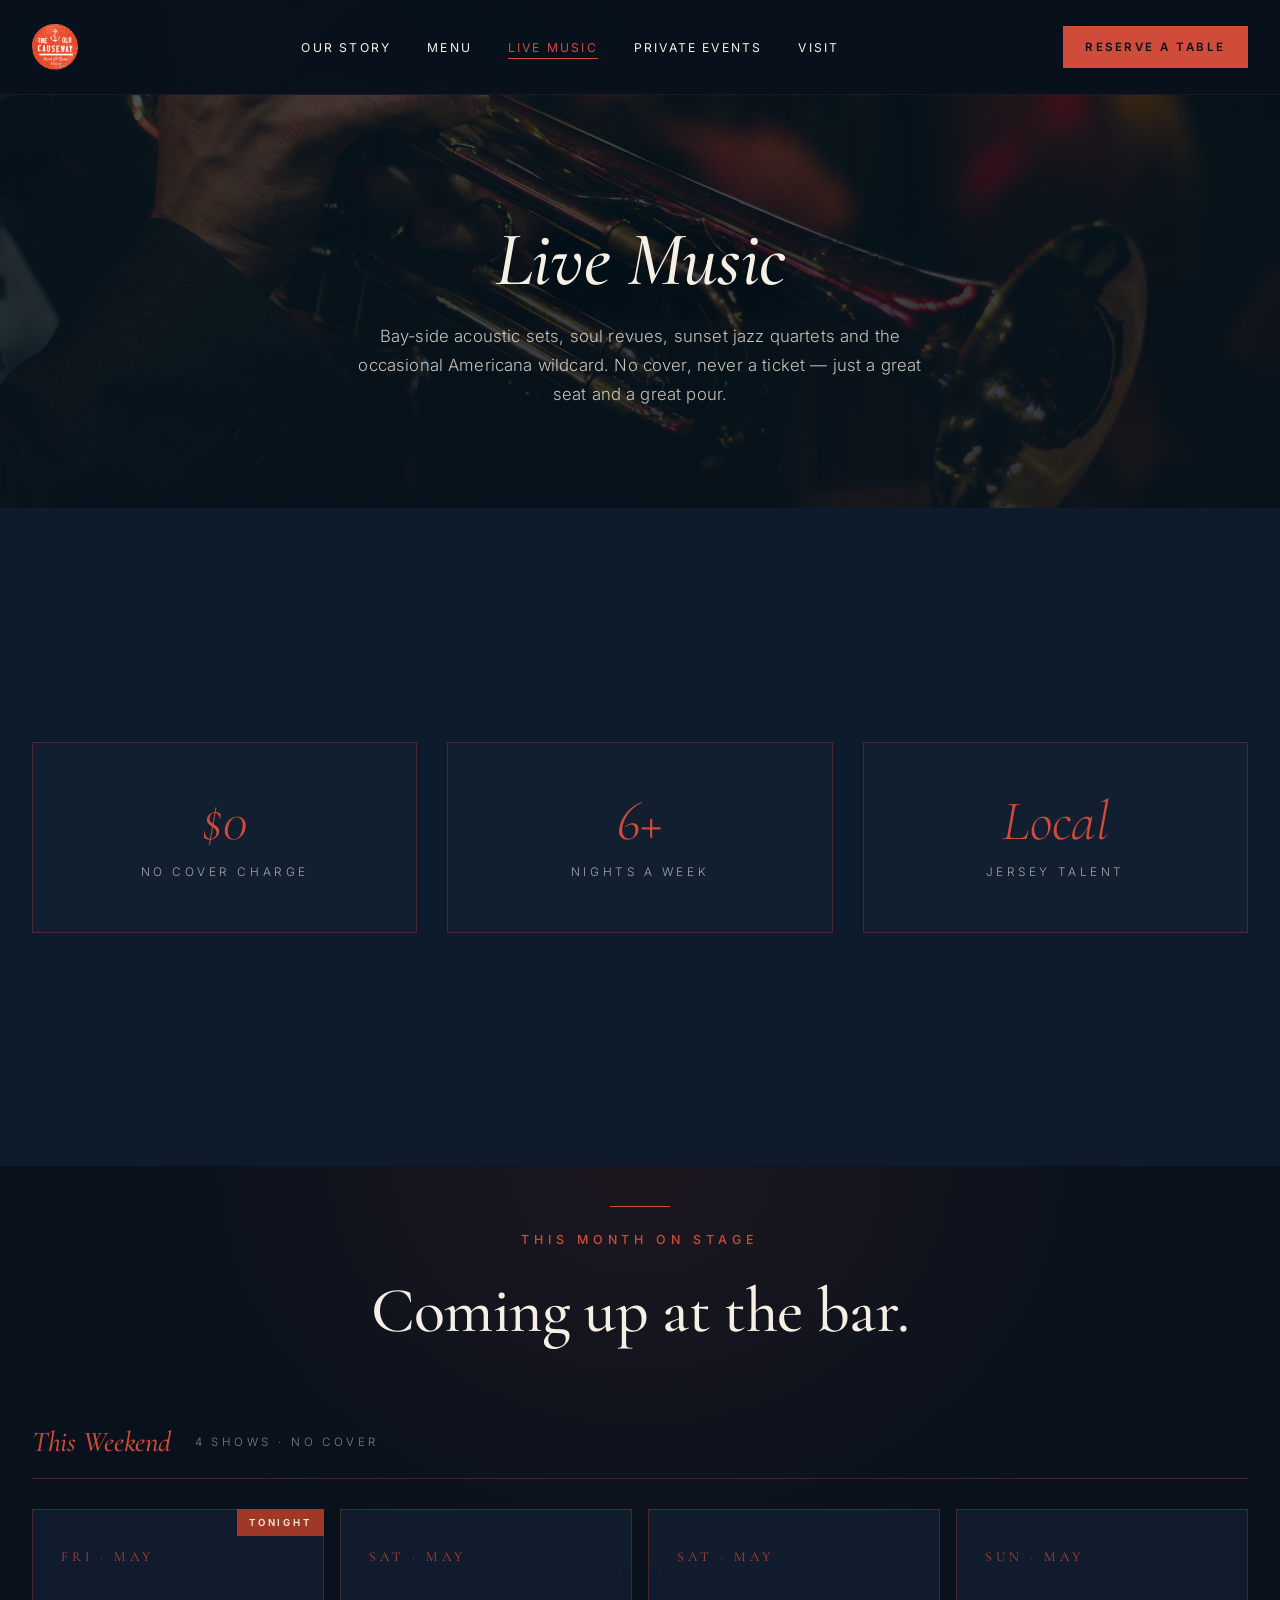
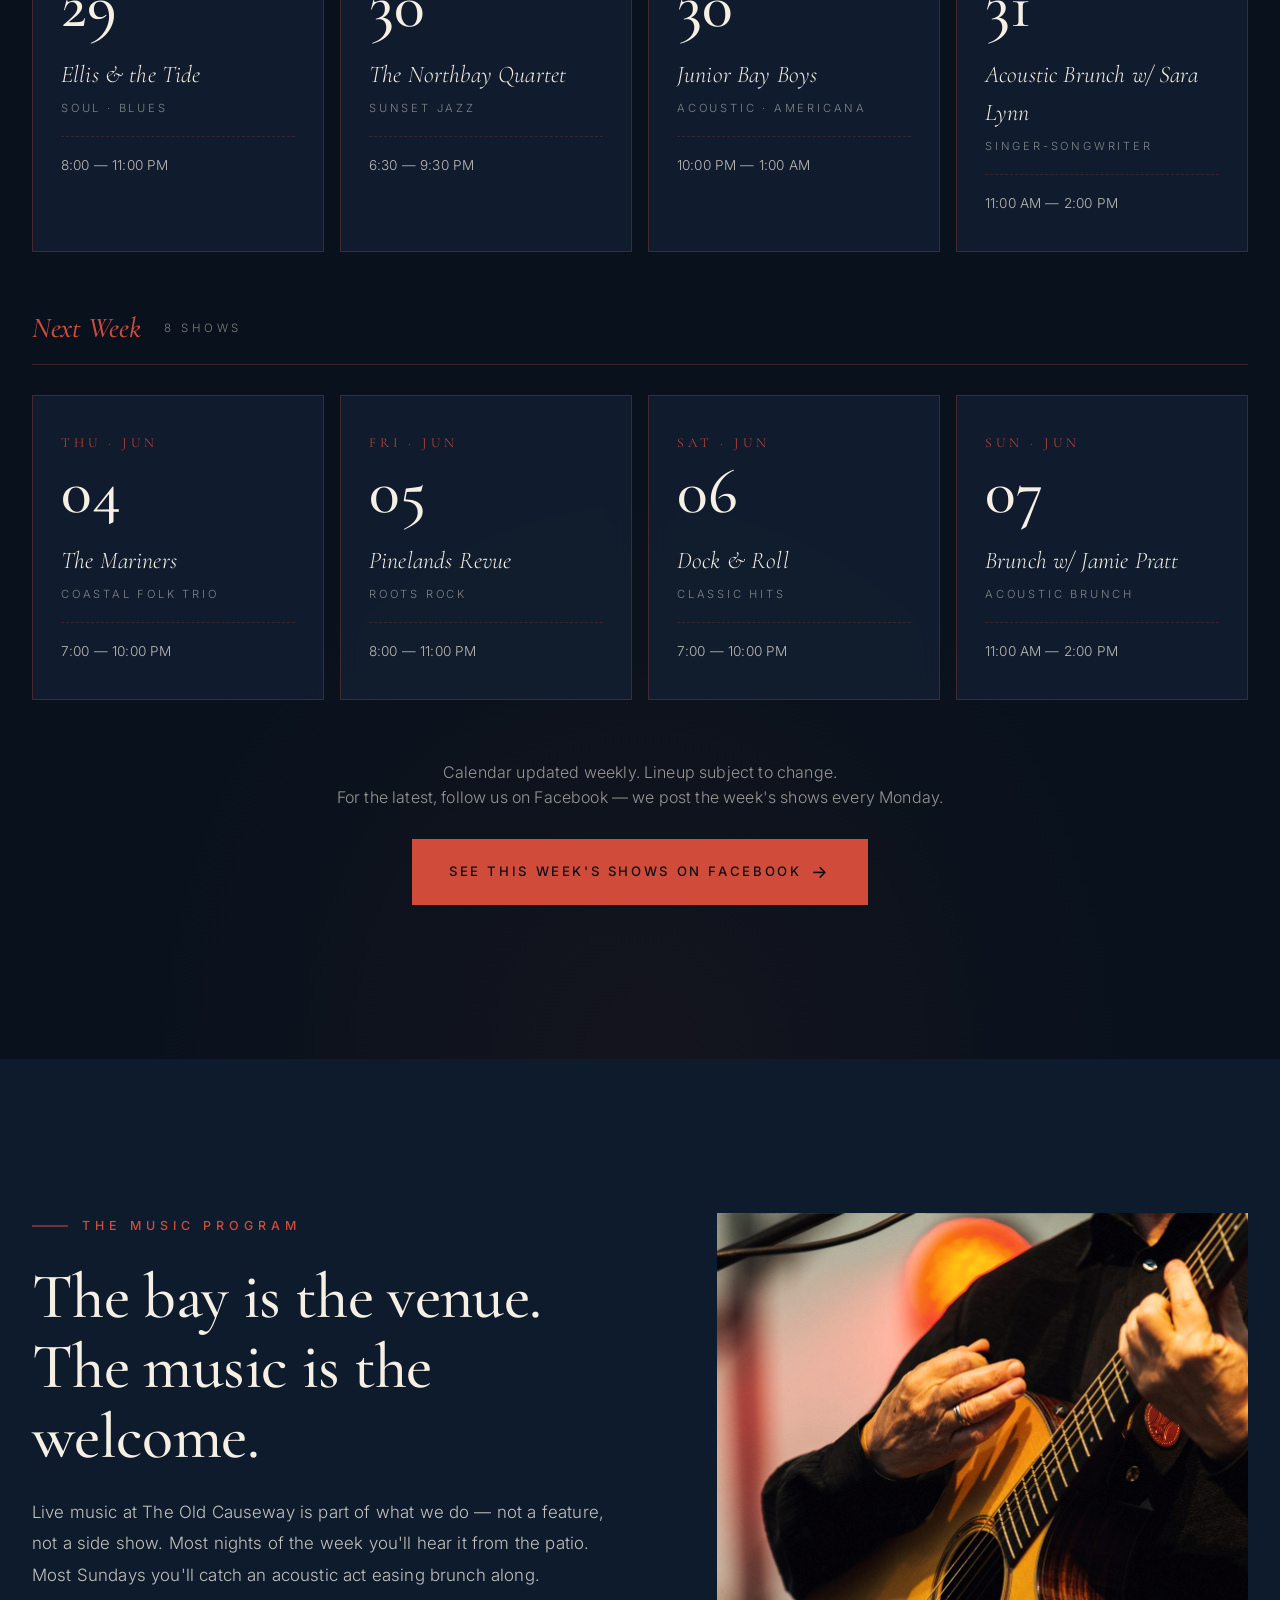
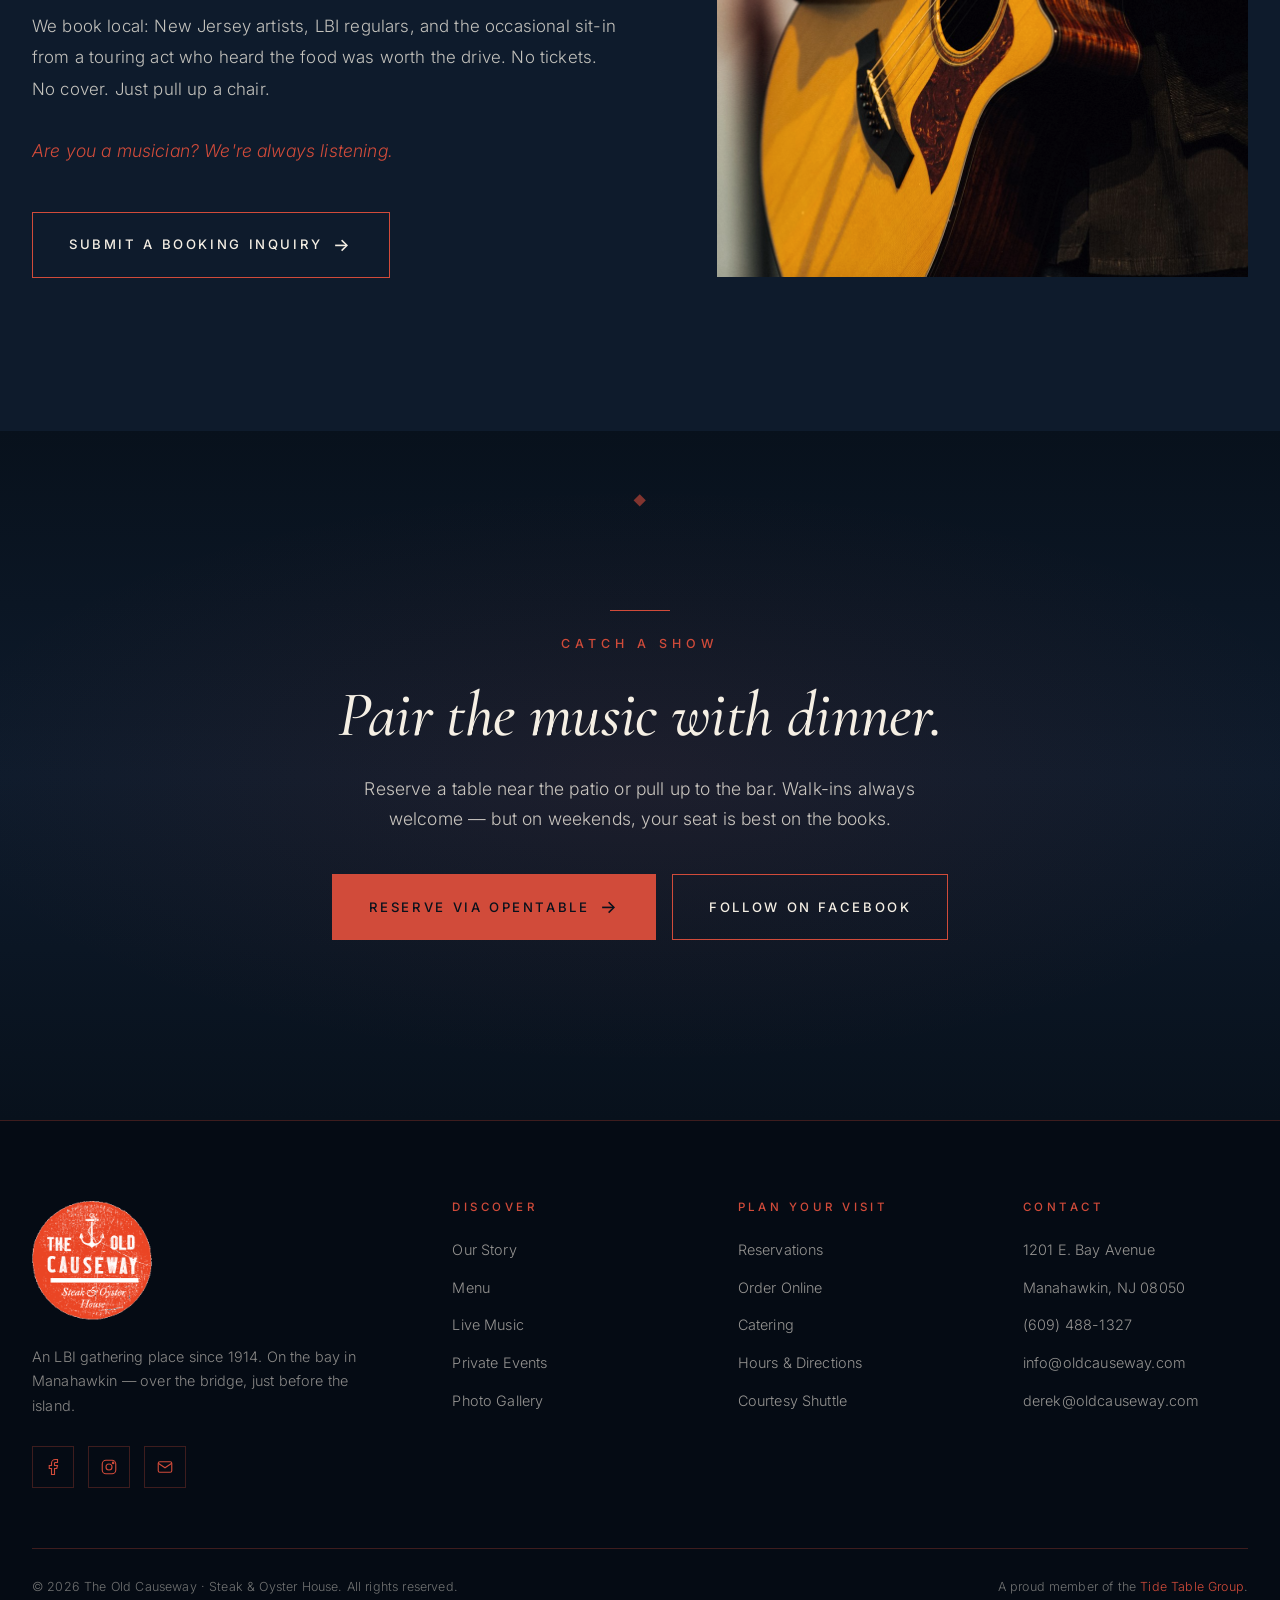
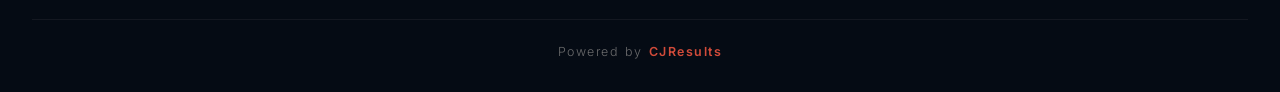
<file: music.html>
<!DOCTYPE html>
<html lang="en">
<head>
<meta charset="UTF-8" />
<meta name="viewport" content="width=device-width, initial-scale=1.0" />
<meta name="description" content="Live music at The Old Causeway — bayside acoustic, soul, jazz and Americana. No cover, never a ticket. Most nights, all summer long." />
<title>Live Music — The Old Causeway · Manahawkin, NJ</title>
<link rel="preconnect" href="https://fonts.googleapis.com">
<link rel="preconnect" href="https://fonts.gstatic.com" crossorigin>
<link href="https://fonts.googleapis.com/css2?family=Cormorant+Garamond:ital,wght@0,400;0,500;0,600;0,700;1,400&family=Inter:wght@300;400;500;600;700&family=Pinyon+Script&display=swap" rel="stylesheet">
<link rel="icon" type="image/png" href="assets/oc-logo.png" />
  <link rel="apple-touch-icon" href="assets/oc-logo.png" />
<link rel="stylesheet" href="styles.css" />
<style>
.month-header {
  display: flex; align-items: center; gap: 24px;
  margin-bottom: 30px;
  padding-bottom: 20px;
  border-bottom: 1px solid var(--line);
}
.month-header h3 {
  font-style: italic;
  color: var(--brass);
  font-size: 1.8rem;
}
.month-header .count {
  font-size: 0.72rem; letter-spacing: 0.3em; text-transform: uppercase;
  color: rgba(245, 239, 228, 0.5);
}
.shows-grid {
  display: grid;
  grid-template-columns: repeat(4, 1fr);
  gap: 16px;
  margin-bottom: 60px;
}
@media (max-width: 960px) { .shows-grid { grid-template-columns: 1fr 1fr; } }
@media (max-width: 560px) { .shows-grid { grid-template-columns: 1fr; } }
.music-features {
  display: grid;
  grid-template-columns: repeat(3, 1fr);
  gap: 30px;
  margin: 80px 0;
}
@media (max-width: 768px) { .music-features { grid-template-columns: 1fr; } }
.feature-card {
  text-align: center;
  padding: 50px 30px;
  background: rgba(20, 34, 53, 0.6);
  border: 1px solid var(--line);
}
.feature-card .big {
  font-family: 'Cormorant Garamond', serif;
  font-size: 3.5rem;
  font-style: italic;
  color: var(--brass);
  line-height: 1;
  margin-bottom: 14px;
}
.feature-card .label {
  font-size: 0.74rem; letter-spacing: 0.3em; text-transform: uppercase;
  color: rgba(245, 239, 228, 0.65);
}
</style>
</head>
<body>

<nav class="nav solid" id="nav">
  <div class="container nav-inner">
    <a href="index.html" class="brand"><img class="logo" src="assets/oc-logo.png" alt="The Old Causeway — Steak & Oyster House" /></a>
    <ul class="nav-menu" id="navMenu">
      <li><a href="story.html">Our Story</a></li>
      <li><a href="menu.html">Menu</a></li>
      <li><a href="music.html" class="current">Live Music</a></li>
      <li><a href="events.html">Private Events</a></li>
      <li><a href="visit.html">Visit</a></li>
    </ul>
    <a href="https://www.opentable.com/r/the-old-causeway-steak-and-oyster-house-manahawkin" target="_blank" rel="noopener" class="nav-cta">Reserve a Table</a>
    <button class="menu-toggle" id="menuToggle" aria-label="Menu"><span></span><span></span><span></span></button>
  </div>
</nav>

<section class="subhero">
  <div class="bg"><img src="assets/bg-music.jpg" alt="Live music — trumpet performance" /></div>
  <div class="inner">
    <h1>Live Music</h1>
    <p>Bay-side acoustic sets, soul revues, sunset jazz quartets and the occasional Americana wildcard. No cover, never a ticket — just a great seat and a great pour.</p>
  </div>
</section>

<!-- FEATURES -->
<section style="background: var(--navy);">
  <div class="container">
    <div class="music-features reveal">
      <div class="feature-card">
        <div class="big">$0</div>
        <div class="label">No Cover Charge</div>
      </div>
      <div class="feature-card">
        <div class="big">6+</div>
        <div class="label">Nights a Week</div>
      </div>
      <div class="feature-card">
        <div class="big">Local</div>
        <div class="label">Jersey Talent</div>
      </div>
    </div>
  </div>
</section>

<!-- CALENDAR -->
<section class="music" style="padding-top: 40px;">
  <div class="container">
    <div class="section-header center reveal">
      <span class="eyebrow center">This Month on Stage</span>
      <h2 style="margin-top:24px;">Coming up at the bar.</h2>
    </div>

    <div class="month-header reveal">
      <h3>This Weekend</h3>
      <span class="count">4 Shows · No Cover</span>
    </div>
    <div class="shows-grid">
      <div class="show-card featured reveal">
        <div class="date">Fri · May</div>
        <div class="day-num">29</div>
        <div class="artist">Ellis &amp; the Tide</div>
        <div class="genre">Soul · Blues</div>
        <div class="time">8:00 — 11:00 PM</div>
      </div>
      <div class="show-card reveal delay-1">
        <div class="date">Sat · May</div>
        <div class="day-num">30</div>
        <div class="artist">The Northbay Quartet</div>
        <div class="genre">Sunset Jazz</div>
        <div class="time">6:30 — 9:30 PM</div>
      </div>
      <div class="show-card reveal delay-2">
        <div class="date">Sat · May</div>
        <div class="day-num">30</div>
        <div class="artist">Junior Bay Boys</div>
        <div class="genre">Acoustic · Americana</div>
        <div class="time">10:00 PM — 1:00 AM</div>
      </div>
      <div class="show-card reveal delay-3">
        <div class="date">Sun · May</div>
        <div class="day-num">31</div>
        <div class="artist">Acoustic Brunch w/ Sara Lynn</div>
        <div class="genre">Singer-Songwriter</div>
        <div class="time">11:00 AM — 2:00 PM</div>
      </div>
    </div>

    <div class="month-header reveal">
      <h3>Next Week</h3>
      <span class="count">8 Shows</span>
    </div>
    <div class="shows-grid">
      <div class="show-card reveal">
        <div class="date">Thu · Jun</div>
        <div class="day-num">04</div>
        <div class="artist">The Mariners</div>
        <div class="genre">Coastal Folk Trio</div>
        <div class="time">7:00 — 10:00 PM</div>
      </div>
      <div class="show-card reveal delay-1">
        <div class="date">Fri · Jun</div>
        <div class="day-num">05</div>
        <div class="artist">Pinelands Revue</div>
        <div class="genre">Roots Rock</div>
        <div class="time">8:00 — 11:00 PM</div>
      </div>
      <div class="show-card reveal delay-2">
        <div class="date">Sat · Jun</div>
        <div class="day-num">06</div>
        <div class="artist">Dock &amp; Roll</div>
        <div class="genre">Classic Hits</div>
        <div class="time">7:00 — 10:00 PM</div>
      </div>
      <div class="show-card reveal delay-3">
        <div class="date">Sun · Jun</div>
        <div class="day-num">07</div>
        <div class="artist">Brunch w/ Jamie Pratt</div>
        <div class="genre">Acoustic Brunch</div>
        <div class="time">11:00 AM — 2:00 PM</div>
      </div>
    </div>

    <div style="text-align: center; margin-top: 40px;">
      <p style="color: rgba(245, 239, 228, 0.6); margin-bottom: 28px;">
        Calendar updated weekly. Lineup subject to change.<br/>
        For the latest, follow us on Facebook — we post the week's shows every Monday.
      </p>
      <a href="https://www.facebook.com/oldcauseway" target="_blank" rel="noopener" class="btn btn-primary btn-arrow">See This Week's Shows on Facebook</a>
    </div>
  </div>
</section>

<!-- PLAYBOOK -->
<section style="background: var(--navy);">
  <div class="container">
    <div class="story-grid">
      <div class="story-text reveal">
        <span class="eyebrow">The Music Program</span>
        <h2 style="margin: 24px 0 24px;">The bay is the venue. The music is the welcome.</h2>
        <p>
          Live music at The Old Causeway is part of what we do — not a feature, not a side show. Most
          nights of the week you'll hear it from the patio. Most Sundays you'll catch an acoustic act
          easing brunch along.
        </p>
        <p>
          We book local: New Jersey artists, LBI regulars, and the occasional sit-in from a touring act
          who heard the food was worth the drive. No tickets. No cover. Just pull up a chair.
        </p>
        <p style="color: var(--brass); font-style: italic; font-size: 1.1rem; margin-top: 30px;">
          Are you a musician? We're always listening.
        </p>
        <a href="mailto:music@oldcauseway.com" class="btn btn-ghost btn-arrow" style="margin-top: 24px;">Submit a Booking Inquiry</a>
      </div>
      <div class="story-image reveal delay-1">
        <div class="frame" style="background-image:url('assets/bg-music-2.jpg');"></div>
      </div>
    </div>
  </div>
</section>

<!-- RESERVE CTA -->
<section class="reserve-cta">
  <div class="container reveal">
    <span class="eyebrow center">Catch a Show</span>
    <h2>Pair the music with dinner.</h2>
    <p>Reserve a table near the patio or pull up to the bar. Walk-ins always welcome — but on weekends, your seat is best on the books.</p>
    <div style="margin-top: 40px; display: flex; gap: 16px; justify-content: center; flex-wrap: wrap;">
      <a href="https://www.opentable.com/r/the-old-causeway-steak-and-oyster-house-manahawkin" target="_blank" rel="noopener" class="btn btn-primary btn-arrow">Reserve via OpenTable</a>
      <a href="https://www.facebook.com/oldcauseway" target="_blank" rel="noopener" class="btn btn-ghost">Follow on Facebook</a>
    </div>
  </div>
</section>

<footer class="footer">
  <div class="container">
    <div class="footer-grid">
      <div class="footer-brand">
        <img class="footer-logo" src="assets/oc-logo.png" alt="The Old Causeway" />
        <p>An LBI gathering place since 1914. On the bay in Manahawkin — over the bridge, just before the island.</p>
        <div class="socials">
          <a href="https://www.facebook.com/oldcauseway" target="_blank" rel="noopener" aria-label="Facebook"><svg width="18" height="18" viewBox="0 0 24 24" fill="none" stroke="currentColor" stroke-width="1.5"><path d="M18 2h-3a5 5 0 0 0-5 5v3H7v4h3v8h4v-8h3l1-4h-4V7a1 1 0 0 1 1-1h3z"/></svg></a>
          <a href="https://www.instagram.com/oldcauseway" target="_blank" rel="noopener" aria-label="Instagram"><svg width="18" height="18" viewBox="0 0 24 24" fill="none" stroke="currentColor" stroke-width="1.5"><rect x="3" y="3" width="18" height="18" rx="5"/><circle cx="12" cy="12" r="4"/><circle cx="17.5" cy="6.5" r="1" fill="currentColor"/></svg></a>
          <a href="mailto:info@oldcauseway.com" aria-label="Email"><svg width="18" height="18" viewBox="0 0 24 24" fill="none" stroke="currentColor" stroke-width="1.5"><rect x="3" y="5" width="18" height="14" rx="2"/><path d="M3 7l9 6 9-6"/></svg></a>
        </div>
      </div>
      <div class="footer-col"><h4>Discover</h4>
        <ul>
          <li><a href="story.html">Our Story</a></li>
          <li><a href="menu.html">Menu</a></li>
          <li><a href="music.html">Live Music</a></li>
          <li><a href="events.html">Private Events</a></li>
          <li><a href="https://www.facebook.com/oldcauseway/photos" target="_blank" rel="noopener">Photo Gallery</a></li>
        </ul>
      </div>
      <div class="footer-col"><h4>Plan Your Visit</h4>
        <ul>
          <li><a href="https://www.opentable.com/r/the-old-causeway-steak-and-oyster-house-manahawkin" target="_blank" rel="noopener">Reservations</a></li>
          <li><a href="https://www.toasttab.com/old-causeway" target="_blank" rel="noopener">Order Online</a></li>
          <li><a href="events.html">Catering</a></li>
          <li><a href="visit.html">Hours &amp; Directions</a></li>
          <li><a href="visit.html#shuttle">Courtesy Shuttle</a></li>
        </ul>
      </div>
      <div class="footer-col"><h4>Contact</h4>
        <ul>
          <li><span>1201 E. Bay Avenue</span></li>
          <li><span>Manahawkin, NJ 08050</span></li>
          <li><a href="tel:6094881327">(609) 488-1327</a></li>
          <li><a href="mailto:info@oldcauseway.com">info@oldcauseway.com</a></li>
          <li><a href="mailto:derek@oldcauseway.com">derek@oldcauseway.com</a></li>
        </ul>
      </div>
    </div>
    <div class="footer-bottom">
      <div>© 2026 The Old Causeway · Steak &amp; Oyster House. All rights reserved.</div>
      <div>A proud member of the <a href="https://tidetablegroup.com" target="_blank" rel="noopener" class="tide-link">Tide Table Group</a>.</div>
    </div>
      <div class="footer-cjresults">
        <span>Powered by</span><a href="https://cjresults.com" target="_blank" rel="noopener">CJResults</a>
      </div>
  </div>
</footer>

<script src="script.js"></script>
</body>
</html>
</file>
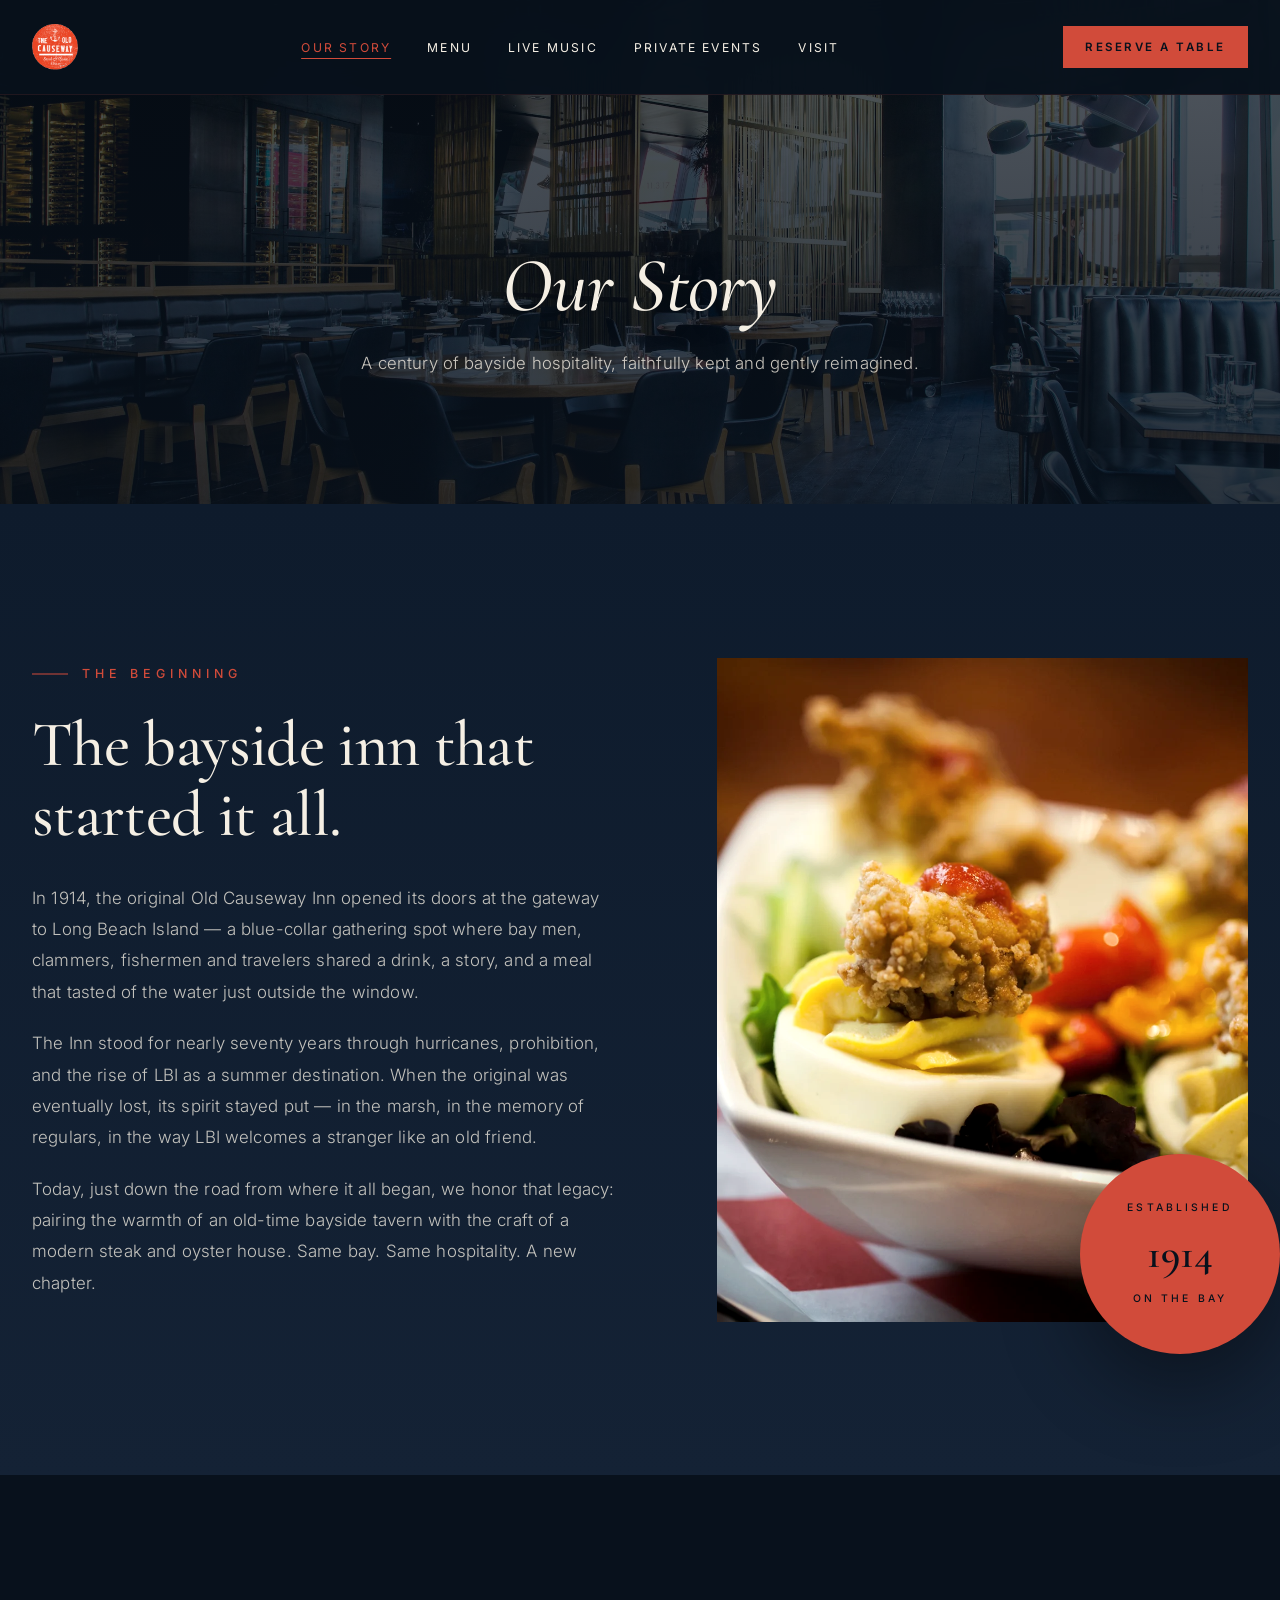
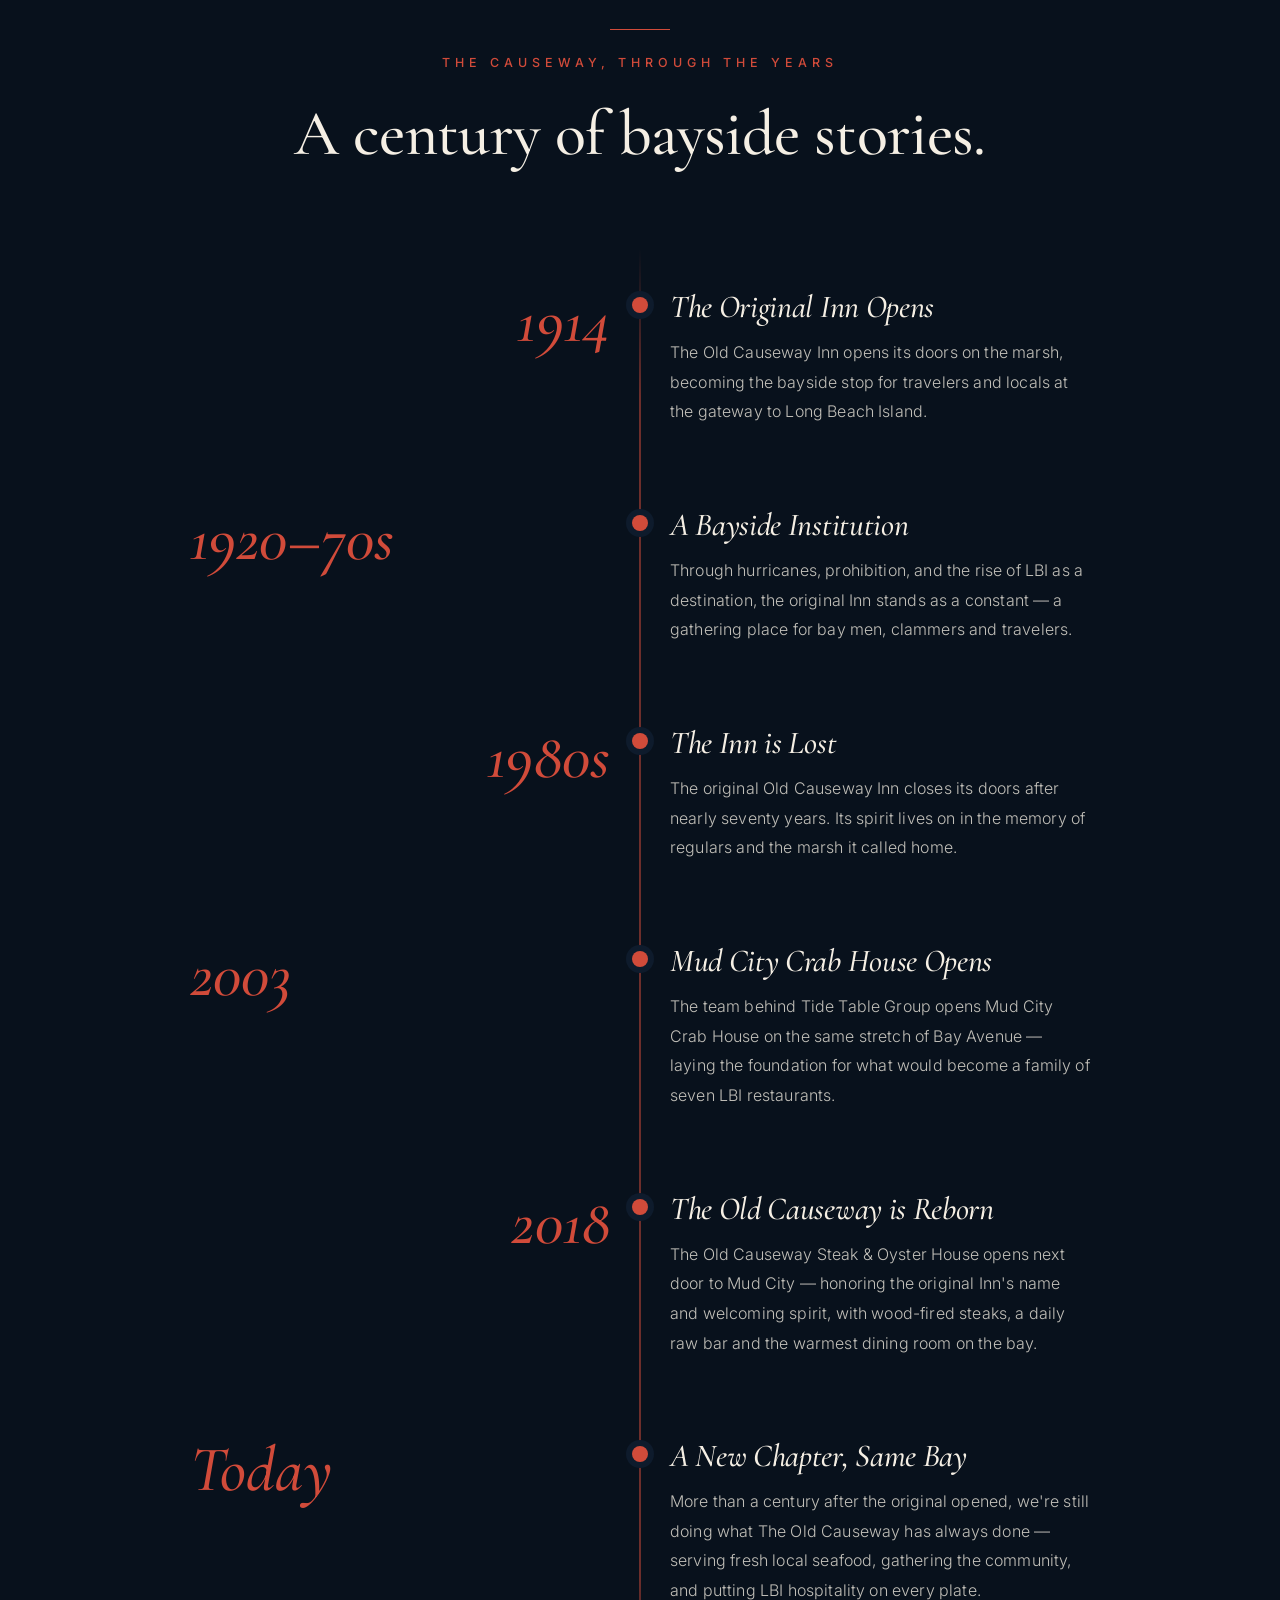
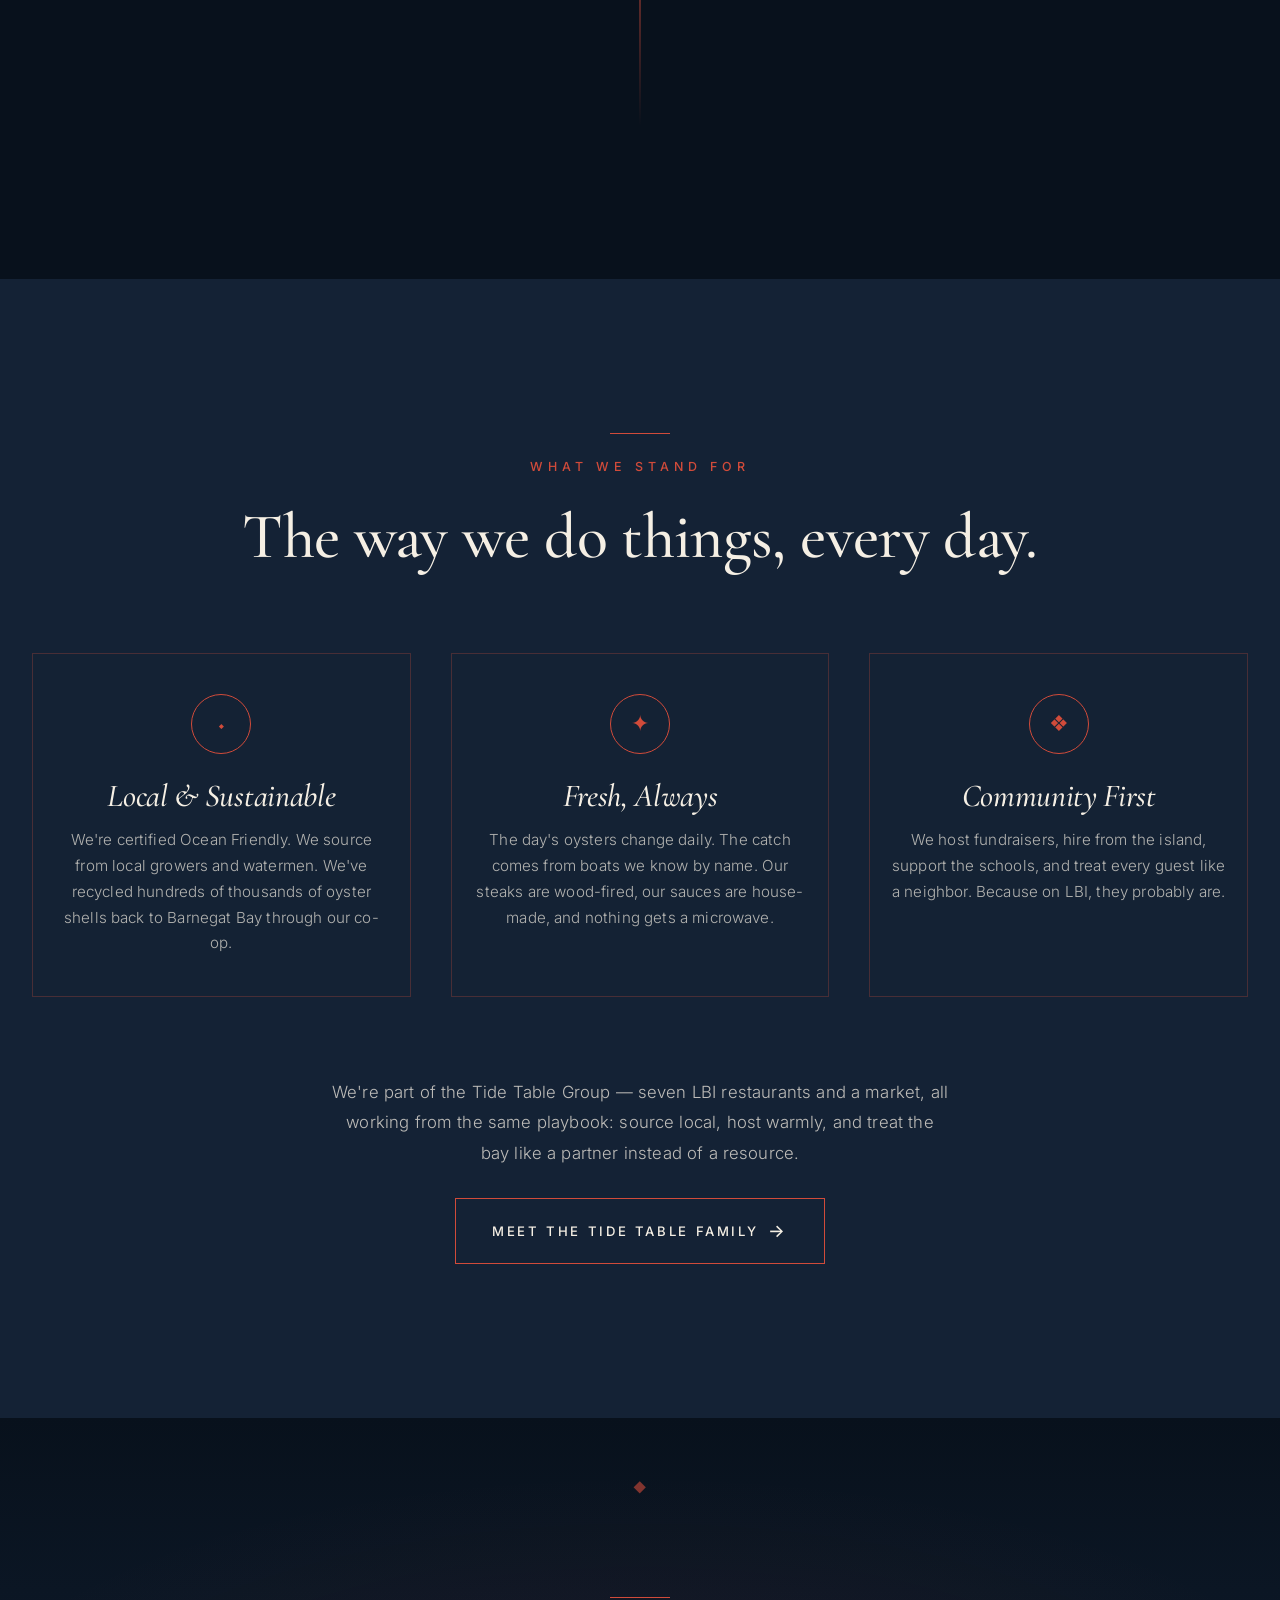
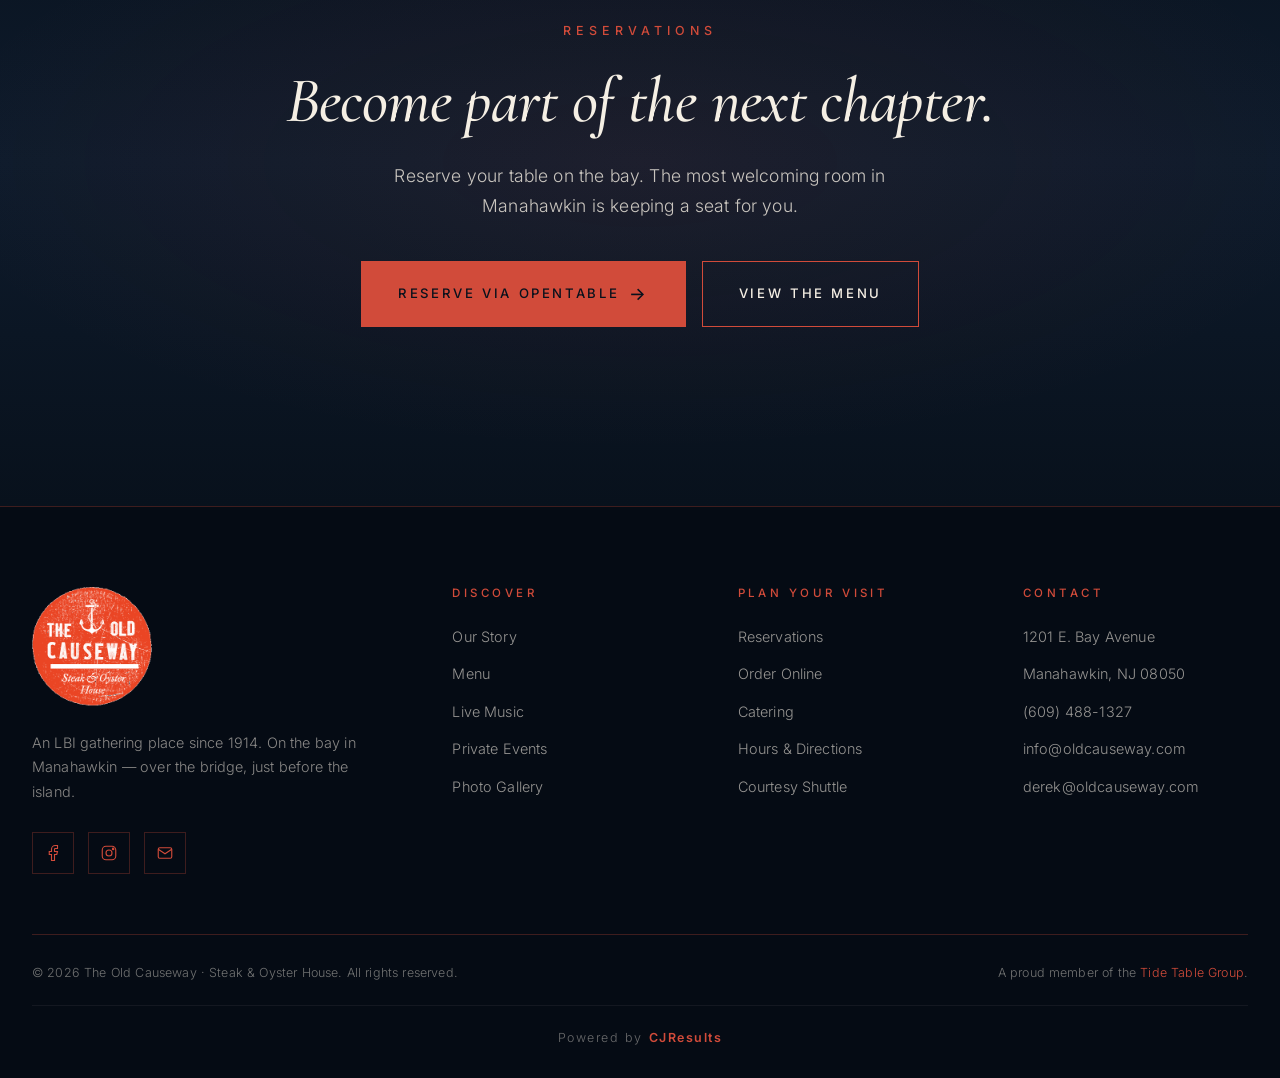
<file: story.html>
<!DOCTYPE html>
<html lang="en">

<head>
  <meta charset="UTF-8" />
  <meta name="viewport" content="width=device-width, initial-scale=1.0" />
  <meta name="description"
    content="The story of The Old Causeway — from the 1914 bayside inn through today. A century of LBI hospitality, reborn." />
  <title>Our Story — The Old Causeway · Since 1914</title>
  <link rel="preconnect" href="https://fonts.googleapis.com">
  <link rel="preconnect" href="https://fonts.gstatic.com" crossorigin>
  <link
    href="https://fonts.googleapis.com/css2?family=Cormorant+Garamond:ital,wght@0,400;0,500;0,600;0,700;1,400&family=Inter:wght@300;400;500;600;700&family=Pinyon+Script&display=swap"
    rel="stylesheet">
  <link rel="icon" type="image/png" href="assets/oc-logo.png" />
  <link rel="apple-touch-icon" href="assets/oc-logo.png" />
  <link rel="stylesheet" href="styles.css" />
  <style>
    /* Story-page only styles */
    .timeline {
      position: relative;
      max-width: 900px;
      margin: 0 auto;
      padding: 40px 0;
    }

    .timeline::before {
      content: '';
      position: absolute;
      left: 50%;
      top: 0;
      bottom: 0;
      width: 1px;
      background: linear-gradient(180deg, transparent 0%, var(--brass) 10%, var(--brass) 90%, transparent 100%);
      transform: translateX(-50%);
    }

    .timeline-item {
      position: relative;
      display: grid;
      grid-template-columns: 1fr 1fr;
      gap: 60px;
      margin-bottom: 80px;
    }

    .timeline-item:nth-child(even) {
      direction: rtl;
    }

    .timeline-item:nth-child(even)>* {
      direction: ltr;
    }

    .timeline-item::before {
      content: '';
      position: absolute;
      top: 8px;
      left: 50%;
      width: 16px;
      height: 16px;
      background: var(--brass);
      border-radius: 50%;
      transform: translateX(-50%);
      box-shadow: 0 0 0 6px var(--navy);
      z-index: 1;
    }

    .timeline-year {
      font-family: 'Cormorant Garamond', serif;
      font-size: 4rem;
      color: var(--brass);
      line-height: 1;
      font-style: italic;
      font-weight: 500;
    }

    .timeline-content h3 {
      font-style: italic;
      margin-bottom: 14px;
      color: var(--cream);
    }

    .timeline-content p {
      color: rgba(245, 239, 228, 0.78);
      line-height: 1.85;
    }

    .values-grid {
      display: grid;
      grid-template-columns: repeat(3, 1fr);
      gap: 40px;
      margin-top: 60px;
    }

    .value-card {
      text-align: center;
      padding: 40px 20px;
      background: rgba(20, 34, 53, 0.5);
      border: 1px solid var(--line);
      transition: all 0.4s var(--transition);
    }

    .value-card:hover {
      border-color: var(--brass);
      transform: translateY(-6px);
    }

    .value-icon {
      width: 60px;
      height: 60px;
      margin: 0 auto 24px;
      border: 1px solid var(--brass);
      border-radius: 50%;
      display: flex;
      align-items: center;
      justify-content: center;
      color: var(--brass);
      font-size: 1.4rem;
      font-family: 'Cormorant Garamond', serif;
    }

    .value-card h3 {
      font-style: italic;
      margin-bottom: 14px;
    }

    .value-card p {
      color: rgba(245, 239, 228, 0.7);
      font-size: 0.95rem;
      line-height: 1.7;
    }

    @media (max-width: 768px) {
      .timeline::before {
        left: 16px;
      }

      .timeline-item,
      .timeline-item:nth-child(even) {
        grid-template-columns: 1fr;
        direction: ltr;
        padding-left: 50px;
      }

      .timeline-item::before {
        left: 16px;
      }

      .values-grid {
        grid-template-columns: 1fr;
      }
    }
  </style>
</head>

<body>

  <nav class="nav solid" id="nav">
    <div class="container nav-inner">
      <a href="index.html" class="brand"><img class="logo" src="assets/oc-logo.png" alt="The Old Causeway — Steak & Oyster House" /></a>
      <ul class="nav-menu" id="navMenu">
        <li><a href="story.html" class="current">Our Story</a></li>
        <li><a href="menu.html">Menu</a></li>
        <li><a href="music.html">Live Music</a></li>
        <li><a href="events.html">Private Events</a></li>
        <li><a href="visit.html">Visit</a></li>
      </ul>
      <a href="https://www.opentable.com/r/the-old-causeway-steak-and-oyster-house-manahawkin" target="_blank"
        rel="noopener" class="nav-cta">Reserve a Table</a>
      <button class="menu-toggle" id="menuToggle" aria-label="Menu"><span></span><span></span><span></span></button>
    </div>
  </nav>

  <section class="subhero">
    <div class="bg"><img src="assets/bg-story.jpg" alt="An upscale steakhouse dining room" /></div>
    <div class="inner">
      <h1>Our Story</h1>
      <p>A century of bayside hospitality, faithfully kept and gently reimagined.</p>
    </div>
  </section>

  <!-- INTRO -->
  <section class="story">
    <div class="container">
      <div class="story-grid">
        <div class="story-text reveal">
          <span class="eyebrow">The Beginning</span>
          <h2>The bayside inn that started it all.</h2>
          <p>
            In 1914, the original Old Causeway Inn opened its doors at the gateway to Long Beach Island —
            a blue-collar gathering spot where bay men, clammers, fishermen and travelers shared a drink,
            a story, and a meal that tasted of the water just outside the window.
          </p>
          <p>
            The Inn stood for nearly seventy years through hurricanes, prohibition, and the rise of LBI as
            a summer destination. When the original was eventually lost, its spirit stayed put — in the
            marsh, in the memory of regulars, in the way LBI welcomes a stranger like an old friend.
          </p>
          <p>
            Today, just down the road from where it all began, we honor that legacy: pairing the warmth of
            an old-time bayside tavern with the craft of a modern steak and oyster house. Same bay. Same
            hospitality. A new chapter.
          </p>
        </div>
        <div class="story-image reveal delay-1">
          <div class="frame" style="background-image:url('assets/oc-05.jpg');"></div>
          <div class="badge">
            <div class="badge-inner">Established</div>
            <div class="year">1914</div>
            <div class="badge-inner">On the Bay</div>
          </div>
        </div>
      </div>
    </div>
  </section>

  <!-- TIMELINE -->
  <section style="background: var(--navy-deep);">
    <div class="container">
      <div class="section-header center reveal">
        <span class="eyebrow center">The Causeway, Through the Years</span>
        <h2 style="margin-top:24px;">A century of bayside stories.</h2>
      </div>
      <div class="timeline">
        <div class="timeline-item reveal">
          <div style="text-align: right;">
            <div class="timeline-year">1914</div>
          </div>
          <div class="timeline-content">
            <h3>The Original Inn Opens</h3>
            <p>The Old Causeway Inn opens its doors on the marsh, becoming the bayside stop for travelers and locals at
              the gateway to Long Beach Island.</p>
          </div>
        </div>
        <div class="timeline-item reveal">
          <div class="timeline-content">
            <h3>A Bayside Institution</h3>
            <p>Through hurricanes, prohibition, and the rise of LBI as a destination, the original Inn stands as a
              constant — a gathering place for bay men, clammers and travelers.</p>
          </div>
          <div>
            <div class="timeline-year">1920–70s</div>
          </div>
        </div>
        <div class="timeline-item reveal">
          <div style="text-align: right;">
            <div class="timeline-year">1980s</div>
          </div>
          <div class="timeline-content">
            <h3>The Inn is Lost</h3>
            <p>The original Old Causeway Inn closes its doors after nearly seventy years. Its spirit lives on in the
              memory of regulars and the marsh it called home.</p>
          </div>
        </div>
        <div class="timeline-item reveal">
          <div class="timeline-content">
            <h3>Mud City Crab House Opens</h3>
            <p>The team behind Tide Table Group opens Mud City Crab House on the same stretch of Bay Avenue — laying the
              foundation for what would become a family of seven LBI restaurants.</p>
          </div>
          <div>
            <div class="timeline-year">2003</div>
          </div>
        </div>
        <div class="timeline-item reveal">
          <div style="text-align: right;">
            <div class="timeline-year">2018</div>
          </div>
          <div class="timeline-content">
            <h3>The Old Causeway is Reborn</h3>
            <p>The Old Causeway Steak &amp; Oyster House opens next door to Mud City — honoring the original Inn's name
              and welcoming spirit, with wood-fired steaks, a daily raw bar and the warmest dining room on the bay.</p>
          </div>
        </div>
        <div class="timeline-item reveal">
          <div class="timeline-content">
            <h3>A New Chapter, Same Bay</h3>
            <p>More than a century after the original opened, we're still doing what The Old Causeway has always done —
              serving fresh local seafood, gathering the community, and putting LBI hospitality on every plate.</p>
          </div>
          <div>
            <div class="timeline-year">Today</div>
          </div>
        </div>
      </div>
    </div>
  </section>

  <!-- VALUES -->
  <section style="background: var(--navy-2);">
    <div class="container">
      <div class="section-header center reveal">
        <span class="eyebrow center">What We Stand For</span>
        <h2 style="margin-top:24px;">The way we do things, every day.</h2>
      </div>
      <div class="values-grid">
        <div class="value-card reveal">
          <div class="value-icon">◆</div>
          <h3>Local &amp; Sustainable</h3>
          <p>We're certified Ocean Friendly. We source from local growers and watermen. We've recycled hundreds of
            thousands of oyster shells back to Barnegat Bay through our co-op.</p>
        </div>
        <div class="value-card reveal delay-1">
          <div class="value-icon">✦</div>
          <h3>Fresh, Always</h3>
          <p>The day's oysters change daily. The catch comes from boats we know by name. Our steaks are wood-fired, our
            sauces are house-made, and nothing gets a microwave.</p>
        </div>
        <div class="value-card reveal delay-2">
          <div class="value-icon">❖</div>
          <h3>Community First</h3>
          <p>We host fundraisers, hire from the island, support the schools, and treat every guest like a neighbor.
            Because on LBI, they probably are.</p>
        </div>
      </div>

      <div style="margin-top: 80px; text-align: center;">
        <p
          style="color: rgba(245, 239, 228, 0.75); max-width: 620px; margin: 0 auto 30px; font-size: 1.05rem; line-height: 1.8;">
          We're part of the Tide Table Group — seven LBI restaurants and a market, all working from the same
          playbook: source local, host warmly, and treat the bay like a partner instead of a resource.
        </p>
        <a href="https://tidetablegroup.com" target="_blank" rel="noopener" class="btn btn-ghost btn-arrow">Meet the
          Tide Table Family</a>
      </div>
    </div>
  </section>

  <!-- RESERVE CTA -->
  <section class="reserve-cta">
    <div class="container reveal">
      <span class="eyebrow center">Reservations</span>
      <h2>Become part of the next chapter.</h2>
      <p>Reserve your table on the bay. The most welcoming room in Manahawkin is keeping a seat for you.</p>
      <div style="margin-top: 40px; display: flex; gap: 16px; justify-content: center; flex-wrap: wrap;">
        <a href="https://www.opentable.com/r/the-old-causeway-steak-and-oyster-house-manahawkin" target="_blank"
          rel="noopener" class="btn btn-primary btn-arrow">Reserve via OpenTable</a>
        <a href="menu.html" class="btn btn-ghost">View the Menu</a>
      </div>
    </div>
  </section>

  <!-- FOOTER -->
  <footer class="footer">
    <div class="container">
      <div class="footer-grid">
        <div class="footer-brand">
        <img class="footer-logo" src="assets/oc-logo.png" alt="The Old Causeway" />
          <p>An LBI gathering place since 1914. On the bay in Manahawkin — over the bridge, just before the island.</p>
          <div class="socials">
            <a href="https://www.facebook.com/oldcauseway" target="_blank" rel="noopener" aria-label="Facebook"><svg
                width="18" height="18" viewBox="0 0 24 24" fill="none" stroke="currentColor" stroke-width="1.5">
                <path d="M18 2h-3a5 5 0 0 0-5 5v3H7v4h3v8h4v-8h3l1-4h-4V7a1 1 0 0 1 1-1h3z" />
              </svg></a>
            <a href="https://www.instagram.com/oldcauseway" target="_blank" rel="noopener" aria-label="Instagram"><svg
                width="18" height="18" viewBox="0 0 24 24" fill="none" stroke="currentColor" stroke-width="1.5">
                <rect x="3" y="3" width="18" height="18" rx="5" />
                <circle cx="12" cy="12" r="4" />
                <circle cx="17.5" cy="6.5" r="1" fill="currentColor" />
              </svg></a>
            <a href="mailto:info@oldcauseway.com" aria-label="Email"><svg width="18" height="18" viewBox="0 0 24 24"
                fill="none" stroke="currentColor" stroke-width="1.5">
                <rect x="3" y="5" width="18" height="14" rx="2" />
                <path d="M3 7l9 6 9-6" />
              </svg></a>
          </div>
        </div>
        <div class="footer-col">
          <h4>Discover</h4>
          <ul>
            <li><a href="story.html">Our Story</a></li>
            <li><a href="menu.html">Menu</a></li>
            <li><a href="music.html">Live Music</a></li>
            <li><a href="events.html">Private Events</a></li>
            <li><a href="https://www.facebook.com/oldcauseway/photos" target="_blank" rel="noopener">Photo Gallery</a>
            </li>
          </ul>
        </div>
        <div class="footer-col">
          <h4>Plan Your Visit</h4>
          <ul>
            <li><a href="https://www.opentable.com/r/the-old-causeway-steak-and-oyster-house-manahawkin" target="_blank"
                rel="noopener">Reservations</a></li>
            <li><a href="https://www.toasttab.com/old-causeway" target="_blank" rel="noopener">Order Online</a></li>
            <li><a href="events.html">Catering</a></li>
            <li><a href="visit.html">Hours &amp; Directions</a></li>
            <li><a href="visit.html#shuttle">Courtesy Shuttle</a></li>
          </ul>
        </div>
        <div class="footer-col">
          <h4>Contact</h4>
          <ul>
            <li><span>1201 E. Bay Avenue</span></li>
            <li><span>Manahawkin, NJ 08050</span></li>
            <li><a href="tel:6094881327">(609) 488-1327</a></li>
            <li><a href="mailto:info@oldcauseway.com">info@oldcauseway.com</a></li>
            <li><a href="mailto:derek@oldcauseway.com">derek@oldcauseway.com</a></li>
          </ul>
        </div>
      </div>
      <div class="footer-bottom">
        <div>© 2026 The Old Causeway · Steak &amp; Oyster House. All rights reserved.</div>
        <div>A proud member of the <a href="https://tidetablegroup.com" target="_blank" rel="noopener"
            class="tide-link">Tide Table Group</a>.</div>
      </div>
      <div class="footer-cjresults">
        <span>Powered by</span><a href="https://cjresults.com" target="_blank" rel="noopener">CJResults</a>
      </div>
    </div>
  </footer>

  <script src="script.js"></script>
</body>

</html>
</file>
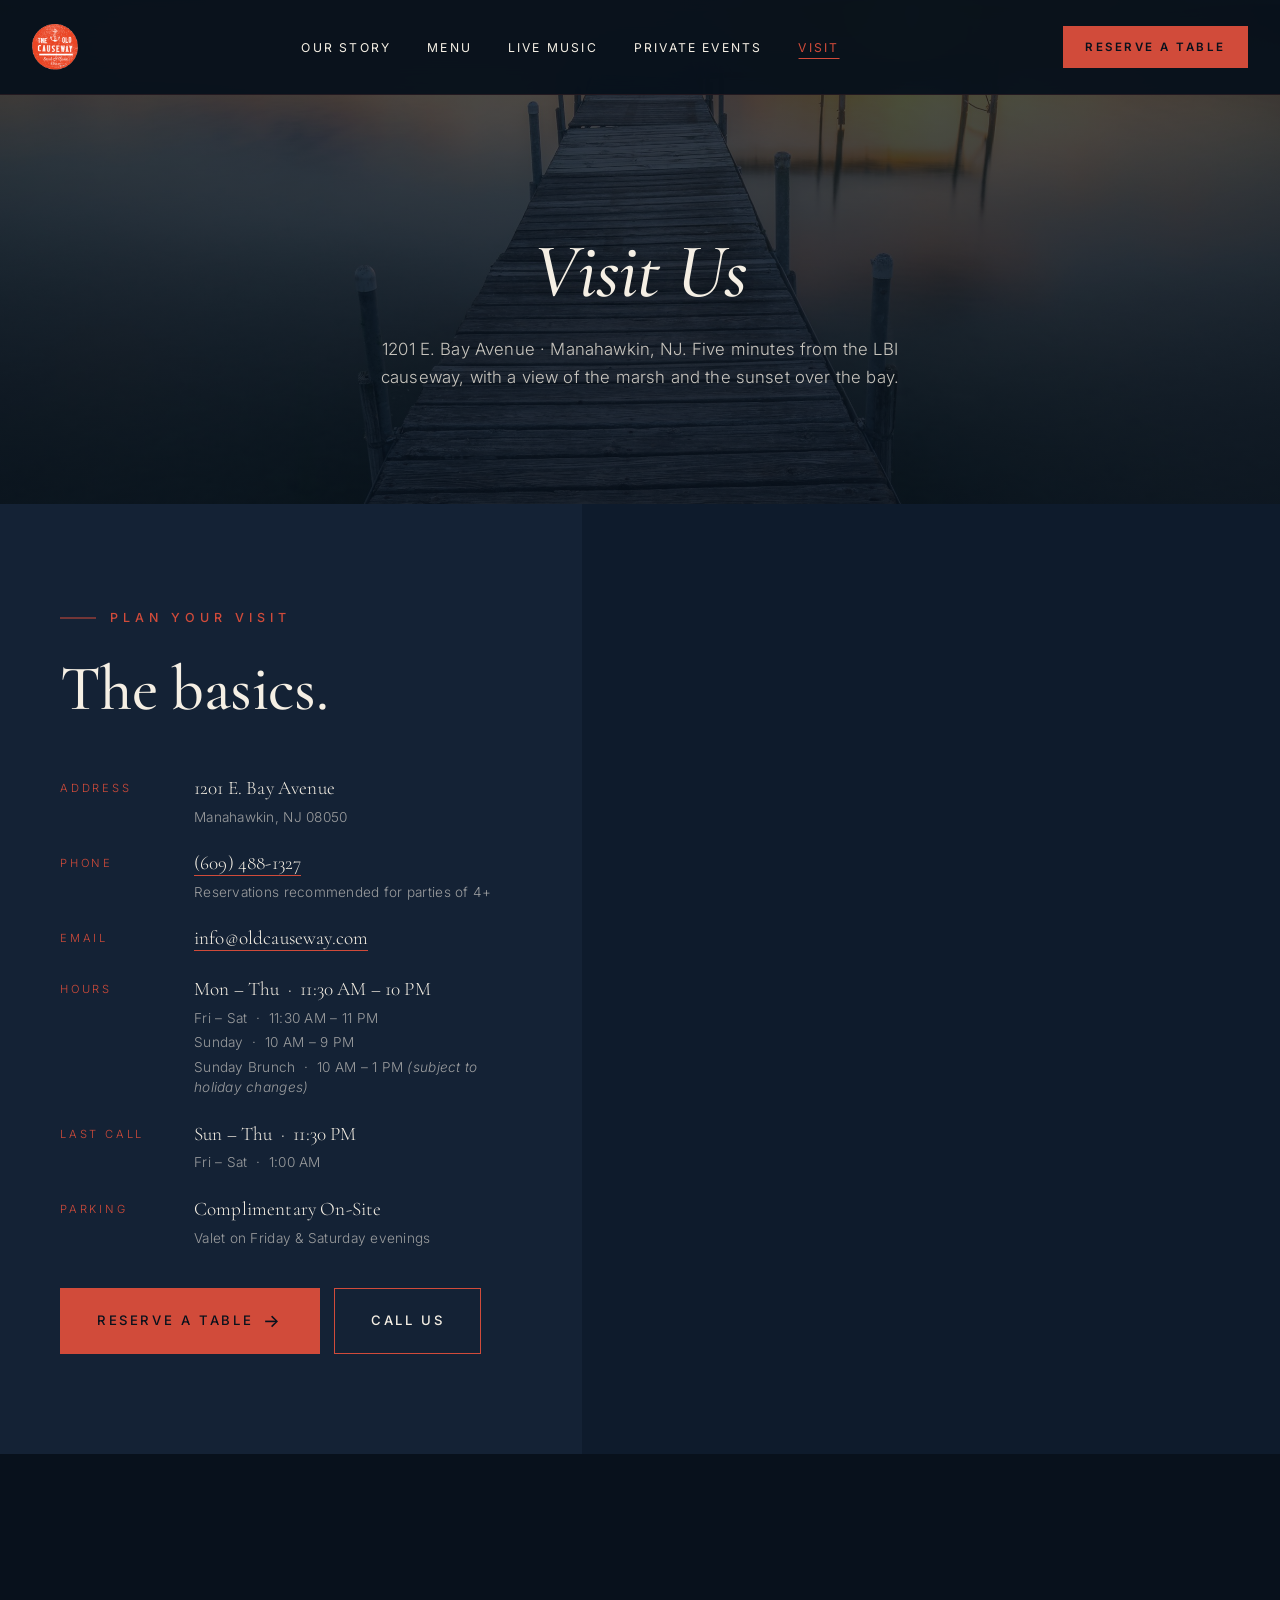
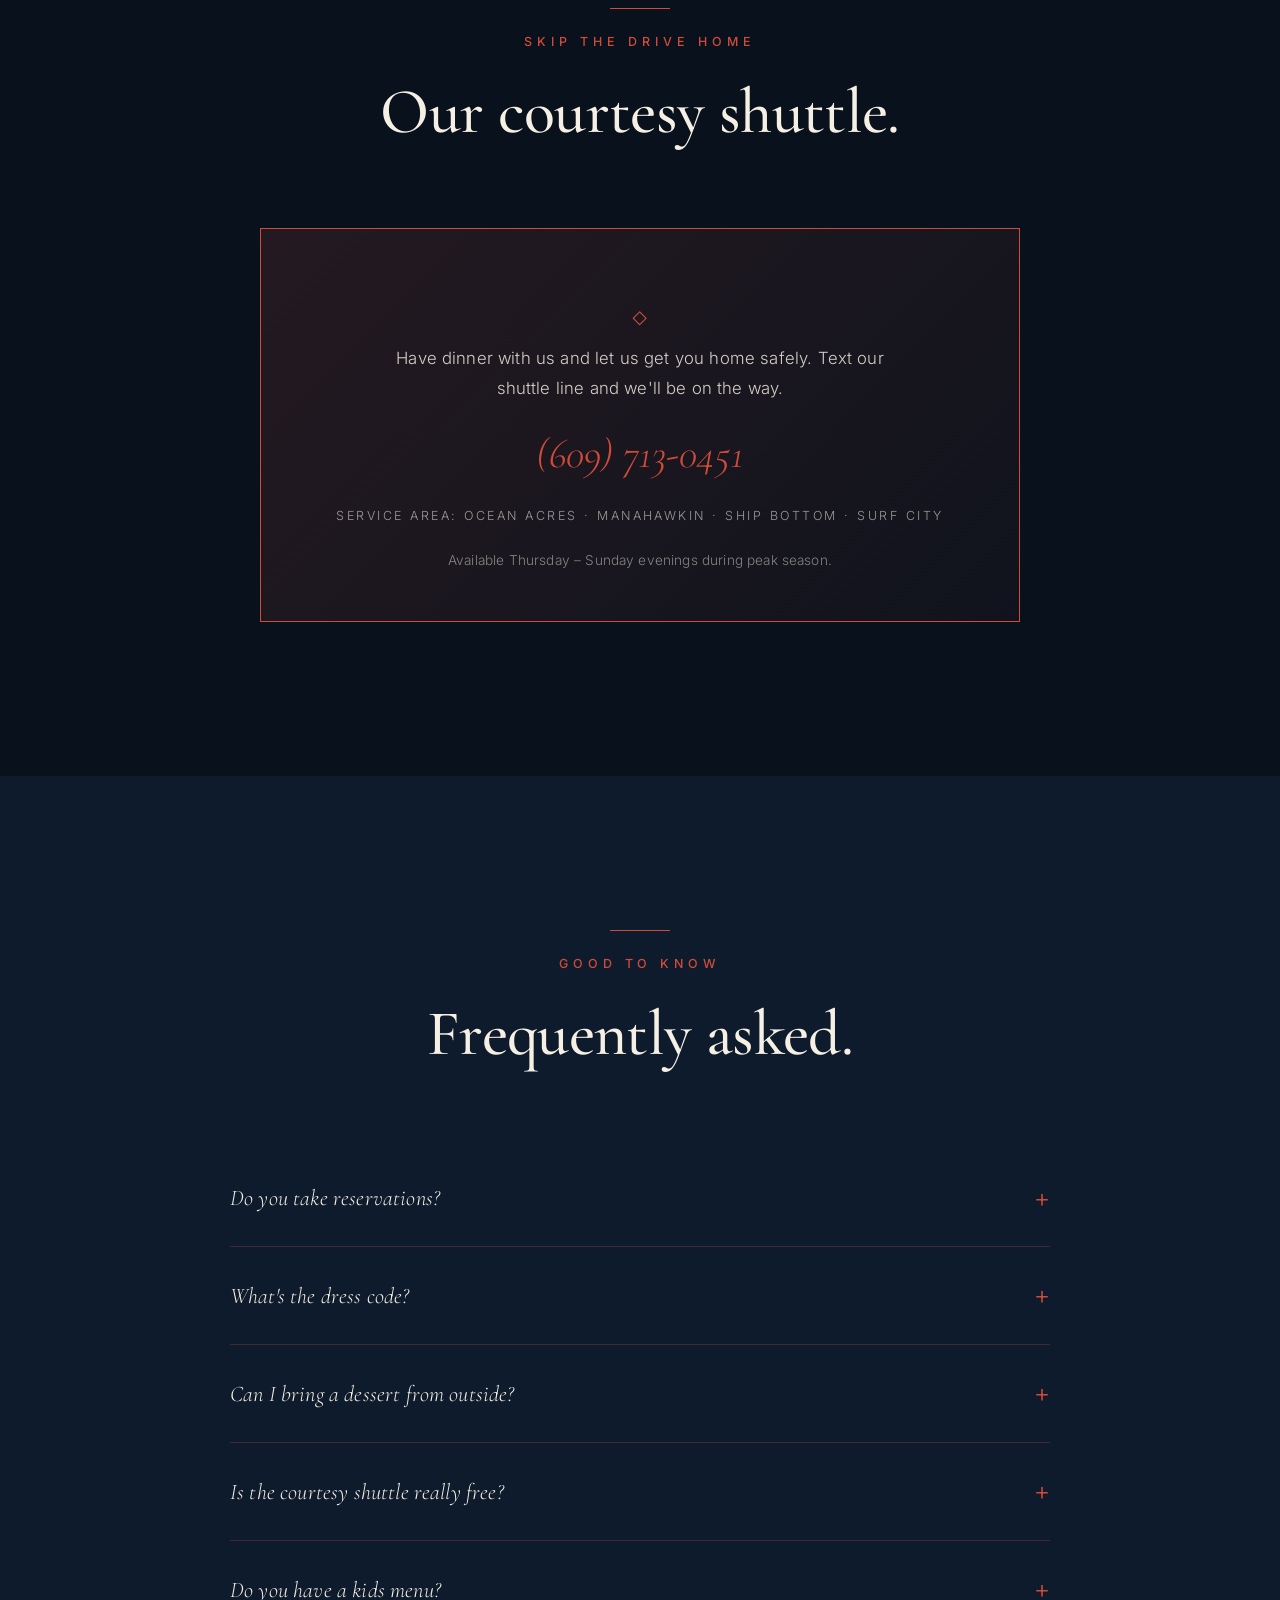
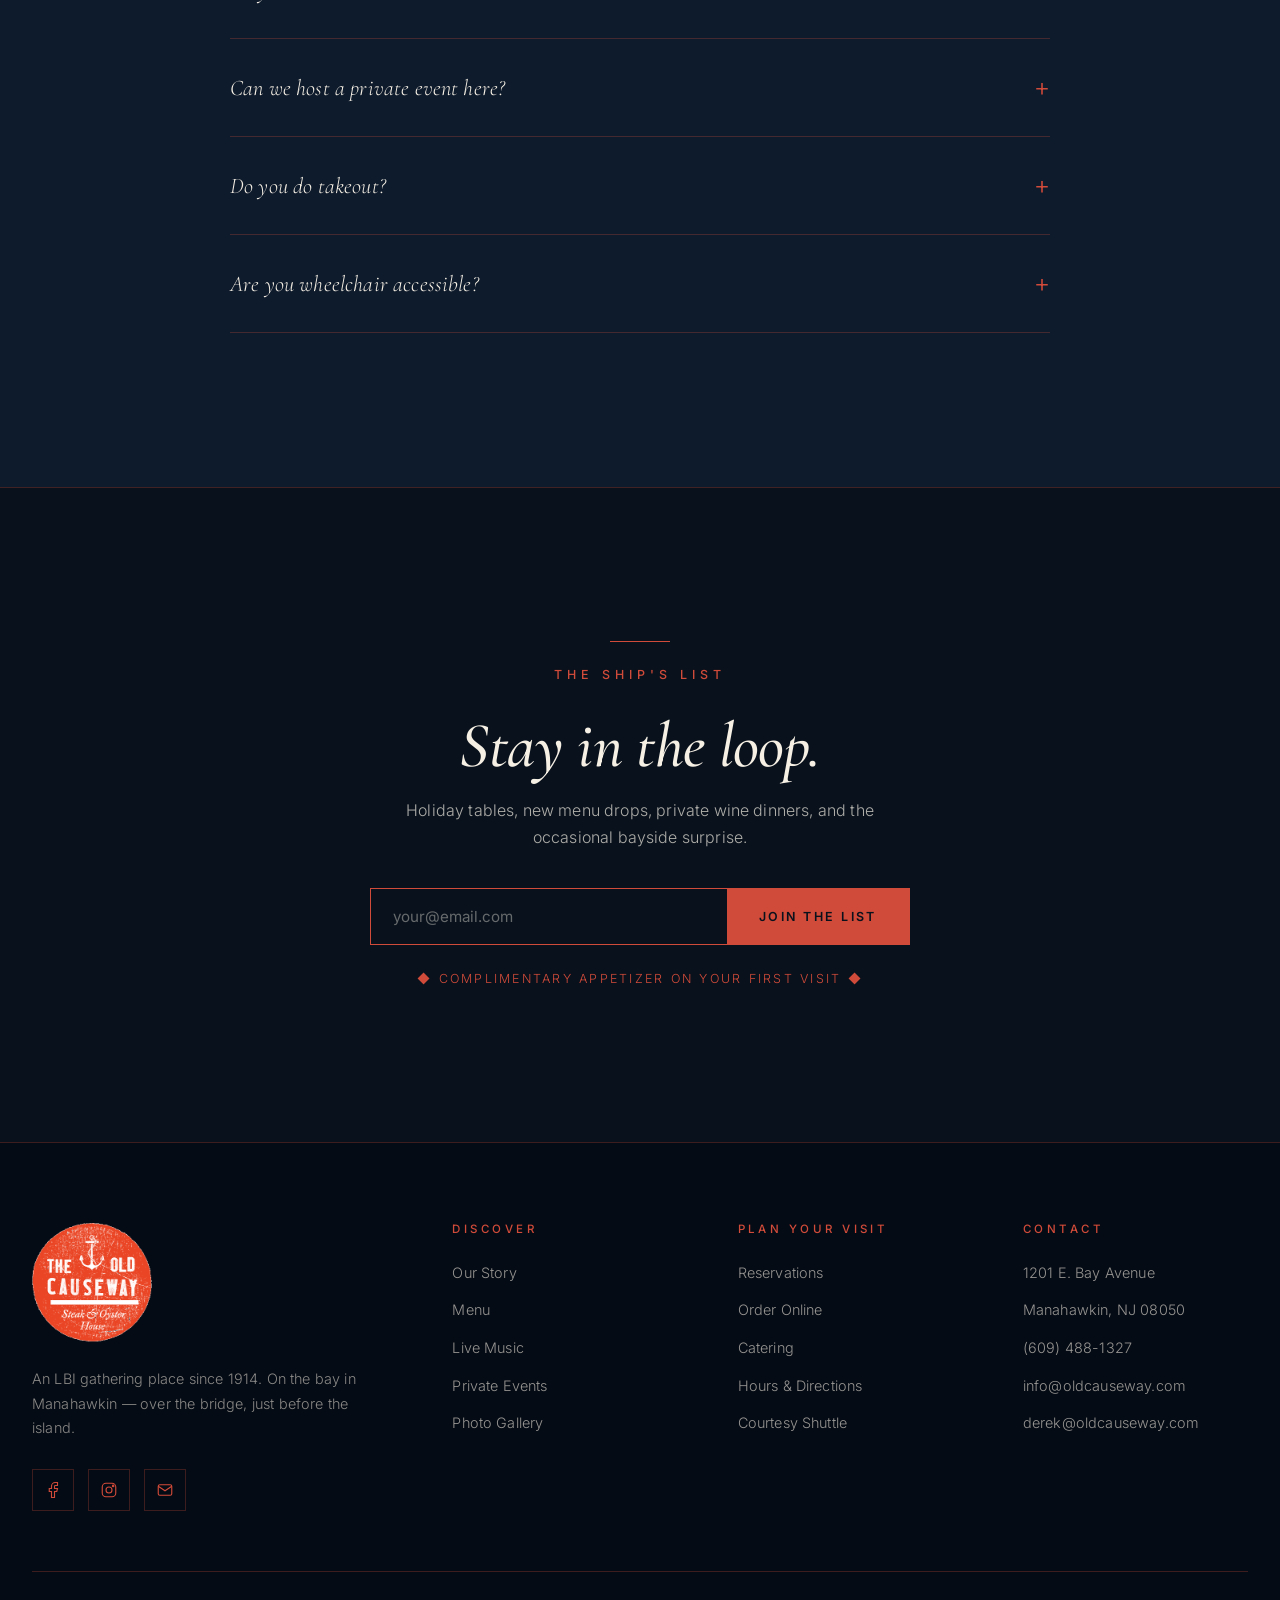
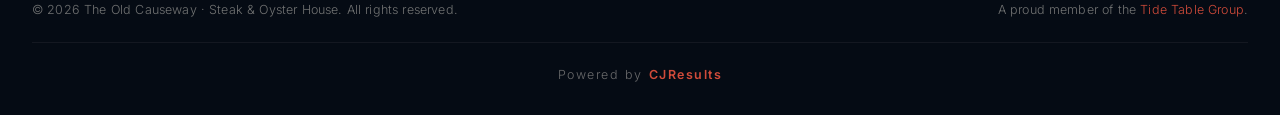
<file: visit.html>
<!DOCTYPE html>
<html lang="en">

<head>
  <meta charset="UTF-8" />
  <meta name="viewport" content="width=device-width, initial-scale=1.0" />
  <meta name="description"
    content="Visit The Old Causeway — 1201 E Bay Ave, Manahawkin, NJ. Hours, directions, parking, courtesy shuttle and reservations." />
  <title>Visit Us — The Old Causeway · Manahawkin, NJ</title>
  <link rel="preconnect" href="https://fonts.googleapis.com">
  <link rel="preconnect" href="https://fonts.gstatic.com" crossorigin>
  <link
    href="https://fonts.googleapis.com/css2?family=Cormorant+Garamond:ital,wght@0,400;0,500;0,600;0,700;1,400&family=Inter:wght@300;400;500;600;700&family=Pinyon+Script&display=swap"
    rel="stylesheet">
  <link rel="icon" type="image/png" href="assets/oc-logo.png" />
  <link rel="apple-touch-icon" href="assets/oc-logo.png" />
  <link rel="stylesheet" href="styles.css" />
  <style>
    .faq {
      max-width: 820px;
      margin: 0 auto;
    }

    .faq-item {
      border-bottom: 1px solid var(--line);
      padding: 28px 0;
    }

    .faq-item summary {
      list-style: none;
      cursor: pointer;
      display: flex;
      justify-content: space-between;
      align-items: center;
      font-family: 'Cormorant Garamond', serif;
      font-size: 1.4rem;
      font-style: italic;
      color: var(--cream);
      transition: color 0.3s var(--transition);
    }

    .faq-item summary::-webkit-details-marker {
      display: none;
    }

    .faq-item summary::after {
      content: '+';
      font-family: 'Inter', sans-serif;
      font-style: normal;
      color: var(--brass);
      font-size: 1.6rem;
      transition: transform 0.3s var(--transition);
      font-weight: 300;
    }

    .faq-item[open] summary::after {
      transform: rotate(45deg);
    }

    .faq-item[open] summary {
      color: var(--brass);
    }

    .faq-item p {
      color: rgba(245, 239, 228, 0.7);
      line-height: 1.85;
      margin-top: 14px;
      font-size: 0.95rem;
    }

    .shuttle-card {
      background: linear-gradient(135deg, rgba(209, 75, 58, 0.14), rgba(209, 75, 58, 0.04));
      border: 1px solid var(--brass);
      padding: 50px;
      text-align: center;
      max-width: 760px;
      margin: 0 auto;
    }

    .shuttle-card .icon {
      font-family: 'Cormorant Garamond', serif;
      font-size: 4rem;
      color: var(--brass);
      line-height: 1;
    }

    .shuttle-card h2 {
      margin: 14px 0 18px;
    }

    .shuttle-card .phone {
      font-family: 'Cormorant Garamond', serif;
      font-size: 2.6rem;
      color: var(--brass);
      font-style: italic;
      display: block;
      margin: 18px 0;
    }

    .shuttle-card .area {
      font-size: 0.78rem;
      letter-spacing: 0.2em;
      text-transform: uppercase;
      color: rgba(245, 239, 228, 0.6);
    }
  </style>
</head>

<body>

  <nav class="nav solid" id="nav">
    <div class="container nav-inner">
      <a href="index.html" class="brand"><img class="logo" src="assets/oc-logo.png" alt="The Old Causeway — Steak & Oyster House" /></a>
      <ul class="nav-menu" id="navMenu">
        <li><a href="story.html">Our Story</a></li>
        <li><a href="menu.html">Menu</a></li>
        <li><a href="music.html">Live Music</a></li>
        <li><a href="events.html">Private Events</a></li>
        <li><a href="visit.html" class="current">Visit</a></li>
      </ul>
      <a href="https://www.opentable.com/r/the-old-causeway-steak-and-oyster-house-manahawkin" target="_blank"
        rel="noopener" class="nav-cta">Reserve a Table</a>
      <button class="menu-toggle" id="menuToggle" aria-label="Menu"><span></span><span></span><span></span></button>
    </div>
  </nav>

  <section class="subhero">
  <div class="bg"><img src="assets/bg-visit.jpg" alt="Wooden dock at sunset over the bay" /></div>
  <div class="inner">
    <h1>Visit Us</h1>
      <p>1201 E. Bay Avenue · Manahawkin, NJ. Five minutes from the LBI causeway, with a view of the marsh and the
        sunset over the bay.</p>
    </div>
  </section>

  <!-- ADDRESS / HOURS / MAP -->
  <section class="visit" style="padding-top: 0;">
    <div class="visit-grid">
      <div class="visit-info">
        <span class="eyebrow">Plan Your Visit</span>
        <h2>The basics.</h2>
        <dl>
          <dt>Address</dt>
          <dd>1201 E. Bay Avenue<small>Manahawkin, NJ 08050</small></dd>

          <dt>Phone</dt>
          <dd><a href="tel:6094881327" style="border-bottom:1px solid var(--brass);">(609)
              488-1327</a><small>Reservations recommended for parties of 4+</small></dd>

          <dt>Email</dt>
          <dd><a href="mailto:info@oldcauseway.com"
              style="border-bottom:1px solid var(--brass);">info@oldcauseway.com</a></dd>

          <dt>Hours</dt>
          <dd>
            Mon – Thu &nbsp;·&nbsp; 11:30 AM – 10 PM
            <small>Fri – Sat &nbsp;·&nbsp; 11:30 AM – 11 PM</small>
            <small>Sunday &nbsp;·&nbsp; 10 AM – 9 PM</small>
            <small>Sunday Brunch &nbsp;·&nbsp; 10 AM – 1 PM <em>(subject to holiday changes)</em></small>
          </dd>

          <dt>Last Call</dt>
          <dd>
            Sun – Thu &nbsp;·&nbsp; 11:30 PM
            <small>Fri – Sat &nbsp;·&nbsp; 1:00 AM</small>
          </dd>

          <dt>Parking</dt>
          <dd>Complimentary On-Site<small>Valet on Friday &amp; Saturday evenings</small></dd>
        </dl>
        <div style="display:flex; gap:14px; flex-wrap:wrap; margin-top: 10px;">
          <a href="https://www.opentable.com/r/the-old-causeway-steak-and-oyster-house-manahawkin" target="_blank"
            rel="noopener" class="btn btn-primary btn-arrow">Reserve a Table</a>
          <a href="tel:6094881327" class="btn btn-ghost">Call Us</a>
        </div>
      </div>
      <div class="visit-map">
        <iframe loading="lazy" referrerpolicy="no-referrer-when-downgrade"
          src="https://www.google.com/maps?q=1201+E+Bay+Ave,+Manahawkin,+NJ+08050&output=embed"></iframe>
      </div>
    </div>
  </section>

  <!-- COURTESY SHUTTLE -->
  <section style="background: var(--navy-deep);" id="shuttle">
    <div class="container">
      <div class="section-header center reveal">
        <span class="eyebrow center">Skip the Drive Home</span>
        <h2 style="margin-top:24px;">Our courtesy shuttle.</h2>
      </div>
      <div class="shuttle-card reveal">
        <div class="icon">◇</div>
        <p
          style="color: rgba(245, 239, 228, 0.85); font-size: 1.05rem; line-height: 1.8; max-width: 540px; margin: 0 auto;">
          Have dinner with us and let us get you home safely. Text our shuttle line and we'll be on the way.
        </p>
        <a href="sms:6097130451" class="phone">(609) 713-0451</a>
        <div class="area">Service Area: Ocean Acres · Manahawkin · Ship Bottom · Surf City</div>
        <p style="font-size: 0.85rem; color: rgba(245, 239, 228, 0.5); margin-top: 24px;">
          Available Thursday – Sunday evenings during peak season.
        </p>
      </div>
    </div>
  </section>

  <!-- RESERVATION POLICY -->
  <section style="background: var(--navy);">
    <div class="container">
      <div class="section-header center reveal">
        <span class="eyebrow center">Good to Know</span>
        <h2 style="margin-top:24px;">Frequently asked.</h2>
      </div>
      <div class="faq reveal">
        <details class="faq-item">
          <summary>Do you take reservations?</summary>
          <p>Yes — we accept reservations for parties of 4 or more for lunch, dinner, and Sunday brunch. Book up to four
            weeks in advance through OpenTable or by calling us at (609) 488-1327. Smaller parties and walk-ins are
            always welcome at the bar and the patio.</p>
        </details>
        <details class="faq-item">
          <summary>What's the dress code?</summary>
          <p>Coastal upscale — but come as you are. You'll see jackets and you'll see boat shoes. We care more about
            who's at the table than what they're wearing.</p>
        </details>
        <details class="faq-item">
          <summary>Can I bring a dessert from outside?</summary>
          <p>Of course — for celebrations and special occasions. There's a $4 per person outside dessert fee that covers
            cutting, plating, and service.</p>
        </details>
        <details class="faq-item">
          <summary>Is the courtesy shuttle really free?</summary>
          <p>Yes. If you've had dinner with us and you're within our service area (Ocean Acres to Surf City), text the
            shuttle line at (609) 713-0451 when you're ready to head out.</p>
        </details>
        <details class="faq-item">
          <summary>Do you have a kids menu?</summary>
          <p>We do — full kids dinner and brunch menus with steak &amp; eggs, mac n cheese, grilled cheese, fish &amp;
            chips and more. See <a href="menu.html"
              style="color: var(--brass); border-bottom: 1px solid var(--brass);">our menu</a>.</p>
        </details>
        <details class="faq-item">
          <summary>Can we host a private event here?</summary>
          <p>Yes — three private event rooms, full-service patio, and up to 220 guests for a full buyout. See <a
              href="events.html" style="color: var(--brass); border-bottom: 1px solid var(--brass);">Private Events</a>
            for details.</p>
        </details>
        <details class="faq-item">
          <summary>Do you do takeout?</summary>
          <p>We do — order online through <a href="https://www.toasttab.com/old-causeway" target="_blank" rel="noopener"
              style="color: var(--brass); border-bottom: 1px solid var(--brass);">Toast</a>, or call us directly. Note:
            happy hour items are bar-only and not available for takeout.</p>
        </details>
        <details class="faq-item">
          <summary>Are you wheelchair accessible?</summary>
          <p>Yes — the dining room, bar, patio and restrooms are all accessible. Reserved accessible parking is
            available right outside the entrance.</p>
        </details>
      </div>
    </div>
  </section>

  <!-- NEWSLETTER -->
  <section class="newsletter">
    <div class="container reveal">
      <span class="eyebrow center">The Ship's List</span>
      <h2>Stay in the loop.</h2>
      <p class="lede">Holiday tables, new menu drops, private wine dinners, and the occasional bayside surprise.</p>
      <form onsubmit="event.preventDefault(); alert('Welcome aboard. Your complimentary appetizer is in your inbox.');">
        <input type="email" placeholder="your@email.com" required />
        <button type="submit">Join the List</button>
      </form>
      <div class="incentive">◆ Complimentary Appetizer on Your First Visit ◆</div>
    </div>
  </section>

  <footer class="footer">
    <div class="container">
      <div class="footer-grid">
        <div class="footer-brand">
        <img class="footer-logo" src="assets/oc-logo.png" alt="The Old Causeway" />
          <p>An LBI gathering place since 1914. On the bay in Manahawkin — over the bridge, just before the island.</p>
          <div class="socials">
            <a href="https://www.facebook.com/oldcauseway" target="_blank" rel="noopener" aria-label="Facebook"><svg
                width="18" height="18" viewBox="0 0 24 24" fill="none" stroke="currentColor" stroke-width="1.5">
                <path d="M18 2h-3a5 5 0 0 0-5 5v3H7v4h3v8h4v-8h3l1-4h-4V7a1 1 0 0 1 1-1h3z" />
              </svg></a>
            <a href="https://www.instagram.com/oldcauseway" target="_blank" rel="noopener" aria-label="Instagram"><svg
                width="18" height="18" viewBox="0 0 24 24" fill="none" stroke="currentColor" stroke-width="1.5">
                <rect x="3" y="3" width="18" height="18" rx="5" />
                <circle cx="12" cy="12" r="4" />
                <circle cx="17.5" cy="6.5" r="1" fill="currentColor" />
              </svg></a>
            <a href="mailto:info@oldcauseway.com" aria-label="Email"><svg width="18" height="18" viewBox="0 0 24 24"
                fill="none" stroke="currentColor" stroke-width="1.5">
                <rect x="3" y="5" width="18" height="14" rx="2" />
                <path d="M3 7l9 6 9-6" />
              </svg></a>
          </div>
        </div>
        <div class="footer-col">
          <h4>Discover</h4>
          <ul>
            <li><a href="story.html">Our Story</a></li>
            <li><a href="menu.html">Menu</a></li>
            <li><a href="music.html">Live Music</a></li>
            <li><a href="events.html">Private Events</a></li>
            <li><a href="https://www.facebook.com/oldcauseway/photos" target="_blank" rel="noopener">Photo Gallery</a>
            </li>
          </ul>
        </div>
        <div class="footer-col">
          <h4>Plan Your Visit</h4>
          <ul>
            <li><a href="https://www.opentable.com/r/the-old-causeway-steak-and-oyster-house-manahawkin" target="_blank"
                rel="noopener">Reservations</a></li>
            <li><a href="https://www.toasttab.com/old-causeway" target="_blank" rel="noopener">Order Online</a></li>
            <li><a href="events.html">Catering</a></li>
            <li><a href="visit.html">Hours &amp; Directions</a></li>
            <li><a href="visit.html#shuttle">Courtesy Shuttle</a></li>
          </ul>
        </div>
        <div class="footer-col">
          <h4>Contact</h4>
          <ul>
            <li><span>1201 E. Bay Avenue</span></li>
            <li><span>Manahawkin, NJ 08050</span></li>
            <li><a href="tel:6094881327">(609) 488-1327</a></li>
            <li><a href="mailto:info@oldcauseway.com">info@oldcauseway.com</a></li>
            <li><a href="mailto:derek@oldcauseway.com">derek@oldcauseway.com</a></li>
          </ul>
        </div>
      </div>
      <div class="footer-bottom">
        <div>© 2026 The Old Causeway · Steak &amp; Oyster House. All rights reserved.</div>
        <div>A proud member of the <a href="https://tidetablegroup.com" target="_blank" rel="noopener"
            class="tide-link">Tide Table Group</a>.</div>
      </div>
      <div class="footer-cjresults">
        <span>Powered by</span><a href="https://cjresults.com" target="_blank" rel="noopener">CJResults</a>
      </div>
    </div>
  </footer>

  <script src="script.js"></script>
</body>

</html>
</file>
<file: styles.css>
/* ============================================
   The Old Causeway — Steak & Oyster House
   Shared stylesheet across all pages
   ============================================ */

*, *::before, *::after { box-sizing: border-box; margin: 0; padding: 0; }
:root {
  --navy: #0E1B2C;
  --navy-2: #142235;
  --navy-deep: #08111C;
  --cream: #F5EFE4;
  --parchment: #EFE6D4;
  /* Brand red — sampled from the Old Causeway stamp logo.
     The variables are still named --brass/--brass-bright/--copper
     across the stylesheet; they now hold the brand red value. */
  --brass: #D14B3A;
  --brass-bright: #E5604D;
  --copper: #A03828;
  --charcoal: #1A1A1A;
  --sage: #7A8C7A;
  --rust: #A03828;
  --line: rgba(209, 75, 58, 0.28);
  --shadow-soft: 0 20px 60px rgba(0,0,0,0.25);
  --shadow-deep: 0 30px 80px rgba(0,0,0,0.4);
  --transition: cubic-bezier(0.22, 1, 0.36, 1);
}

/* ---------- Brand logo (nav + footer) ---------- */
.brand img.logo {
  display: block;
  height: 58px;
  width: auto;
  transition: height 0.3s var(--transition);
}
.nav.scrolled .brand img.logo,
.nav.solid .brand img.logo { height: 46px; }
.footer-brand .footer-logo {
  display: block;
  height: 120px;
  width: auto;
  margin-bottom: 24px;
}
@media (max-width: 960px) {
  .brand img.logo { height: 48px; }
}
html { scroll-behavior: smooth; -webkit-text-size-adjust: 100%; }
body {
  font-family: 'Inter', system-ui, -apple-system, Segoe UI, Roboto, sans-serif;
  background: var(--navy);
  color: var(--cream);
  line-height: 1.6;
  overflow-x: hidden;
  font-weight: 300;
  letter-spacing: 0.01em;
}
img { display: block; max-width: 100%; height: auto; }
a { color: inherit; text-decoration: none; transition: all 0.3s var(--transition); }
button { font-family: inherit; cursor: pointer; border: none; background: none; color: inherit; }

/* ---------- Typography ---------- */
.serif { font-family: 'Cormorant Garamond', Georgia, serif; font-weight: 500; }
.script { font-family: 'Pinyon Script', cursive; font-weight: 400; }
h1, h2, h3, h4 { font-family: 'Cormorant Garamond', Georgia, serif; font-weight: 500; line-height: 1.1; letter-spacing: -0.01em; }
h1 { font-size: clamp(3rem, 8vw, 7rem); }
h2 { font-size: clamp(2.25rem, 5vw, 4.25rem); }
h3 { font-size: clamp(1.5rem, 2.5vw, 2.25rem); }
.eyebrow {
  font-family: 'Inter', sans-serif;
  font-size: 0.78rem;
  font-weight: 500;
  letter-spacing: 0.4em;
  text-transform: uppercase;
  color: var(--brass);
  display: inline-block;
  position: relative;
  padding-left: 50px;
}
.eyebrow::before {
  content: '';
  position: absolute;
  left: 0; top: 50%;
  width: 36px; height: 1px;
  background: var(--brass);
  transform: translateY(-50%);
}
.eyebrow.center { padding-left: 0; padding-top: 24px; text-align: center; }
.eyebrow.center::before { left: 50%; top: 0; transform: translateX(-50%); width: 60px; }

/* ---------- Layout ---------- */
.container { width: 100%; max-width: 1320px; margin: 0 auto; padding: 0 32px; }
section { position: relative; padding: clamp(80px, 12vw, 160px) 0; }
.section-header { max-width: 800px; margin-bottom: 80px; }
.section-header.center { margin-left: auto; margin-right: auto; text-align: center; }

/* ---------- Buttons ---------- */
.btn {
  display: inline-flex;
  align-items: center;
  justify-content: center;
  gap: 10px;
  padding: 18px 36px;
  font-size: 0.82rem;
  font-weight: 500;
  letter-spacing: 0.2em;
  text-transform: uppercase;
  border-radius: 0;
  position: relative;
  overflow: hidden;
  transition: all 0.4s var(--transition);
  cursor: pointer;
  border: 1px solid transparent;
  z-index: 1;
  text-align: center;
}
.btn-primary {
  background: var(--brass);
  color: var(--navy-deep);
}
.btn-primary:hover { background: var(--brass-bright); transform: translateY(-2px); box-shadow: 0 12px 30px rgba(209, 75, 58, 0.3); }
.btn-ghost {
  border: 1px solid var(--brass);
  color: var(--cream);
}
.btn-ghost:hover { background: var(--brass); color: var(--navy-deep); }
.btn-arrow::after {
  content: '→';
  font-size: 1.1rem;
  transition: transform 0.3s var(--transition);
}
.btn-arrow:hover::after { transform: translateX(6px); }

/* ---------- Navigation ---------- */
.nav {
  position: fixed;
  top: 0; left: 0; right: 0;
  z-index: 90;
  padding: 24px 0;
  transition: all 0.4s var(--transition);
  background: linear-gradient(to bottom, rgba(8, 17, 28, 0.85), rgba(8, 17, 28, 0));
}
.nav.scrolled {
  background: rgba(8, 17, 28, 0.96);
  backdrop-filter: blur(20px);
  -webkit-backdrop-filter: blur(20px);
  padding: 16px 0;
  border-bottom: 1px solid rgba(209, 75, 58, 0.12);
}
.nav.solid {
  background: rgba(8, 17, 28, 0.96);
  backdrop-filter: blur(20px);
  -webkit-backdrop-filter: blur(20px);
  border-bottom: 1px solid rgba(209, 75, 58, 0.12);
}
.nav-inner {
  display: flex;
  align-items: center;
  justify-content: space-between;
}
.brand {
  display: flex; flex-direction: column; line-height: 1;
}
.brand .mark {
  font-family: 'Cormorant Garamond', serif;
  font-weight: 600;
  font-size: 1.65rem;
  color: var(--cream);
  letter-spacing: 0.02em;
}
.brand .sub {
  font-size: 0.6rem;
  letter-spacing: 0.4em;
  text-transform: uppercase;
  color: var(--brass);
  margin-top: 6px;
  font-weight: 500;
}
.nav-menu {
  display: flex;
  align-items: center;
  gap: 36px;
  list-style: none;
}
.nav-menu a {
  font-size: 0.76rem;
  letter-spacing: 0.18em;
  text-transform: uppercase;
  color: var(--cream);
  font-weight: 400;
  position: relative;
  padding: 4px 0;
}
.nav-menu a::after {
  content: '';
  position: absolute; left: 50%; bottom: 0;
  width: 0; height: 1px; background: var(--brass);
  transition: all 0.3s var(--transition);
  transform: translateX(-50%);
}
.nav-menu a:hover { color: var(--brass); }
.nav-menu a.current { color: var(--brass); }
.nav-menu a:hover::after, .nav-menu a.current::after { width: 100%; }
.nav-cta {
  display: inline-flex; align-items: center; gap: 10px;
  background: var(--brass); color: var(--navy-deep);
  padding: 12px 22px;
  font-size: 0.72rem;
  letter-spacing: 0.22em;
  text-transform: uppercase;
  font-weight: 600;
}
.nav-cta:hover { background: var(--brass-bright); }
.menu-toggle {
  display: none;
  width: 38px; height: 28px;
  flex-direction: column;
  justify-content: space-between;
}
.menu-toggle span {
  height: 1px; background: var(--cream);
  transition: all 0.3s var(--transition);
}

/* ---------- Hero ---------- */
.hero {
  position: relative;
  min-height: 100vh;
  display: flex;
  align-items: center;
  overflow: hidden;
  padding-top: 0;
  padding-bottom: 0;
}
.hero-media {
  position: absolute; inset: 0;
  z-index: 0;
}
.hero-media img {
  width: 100%; height: 100%;
  object-fit: cover;
  animation: kenburns 24s ease-in-out infinite alternate;
}
@keyframes kenburns {
  0% { transform: scale(1.05) translate(0, 0); }
  100% { transform: scale(1.18) translate(-2%, -2%); }
}
.hero-media::after {
  content: '';
  position: absolute; inset: 0;
  background:
    linear-gradient(180deg, rgba(8,17,28,0.5) 0%, rgba(8,17,28,0.6) 60%, rgba(8,17,28,0.95) 100%),
    radial-gradient(ellipse at top, rgba(8,17,28,0.4), transparent 70%);
}
.hero-content {
  position: relative; z-index: 2;
  width: 100%;
  text-align: center;
  padding: 160px 0 100px;
}
.hero-tagline {
  font-family: 'Pinyon Script', cursive;
  font-size: clamp(1.6rem, 3vw, 2.4rem);
  color: var(--brass);
  margin-bottom: 12px;
  opacity: 0;
  animation: fadeUp 1.2s 0.3s var(--transition) forwards;
}
.hero h1 {
  color: var(--cream);
  font-weight: 500;
  font-style: italic;
  text-shadow: 0 4px 40px rgba(0,0,0,0.6);
  opacity: 0;
  animation: fadeUp 1.2s 0.5s var(--transition) forwards;
}
.hero h1 .accent {
  display: block;
  font-style: normal;
  font-size: 0.42em;
  letter-spacing: 0.5em;
  margin-top: 28px;
  text-transform: uppercase;
  color: var(--brass);
  font-weight: 400;
  font-family: 'Inter', sans-serif;
}
.hero p.lede {
  max-width: 580px;
  margin: 32px auto 48px;
  font-size: 1.05rem;
  color: rgba(245, 239, 228, 0.85);
  line-height: 1.7;
  opacity: 0;
  animation: fadeUp 1.2s 0.7s var(--transition) forwards;
}
.hero-ctas {
  display: flex; gap: 16px; justify-content: center; flex-wrap: wrap;
  opacity: 0;
  animation: fadeUp 1.2s 0.9s var(--transition) forwards;
}
.hero-meta {
  position: absolute;
  bottom: 60px; left: 0; right: 0;
  display: flex; justify-content: space-between; align-items: center;
  padding: 0 56px;
  z-index: 2;
  opacity: 0;
  animation: fadeUp 1.2s 1.2s var(--transition) forwards;
}
.hero-meta-item {
  font-size: 0.72rem;
  letter-spacing: 0.3em;
  text-transform: uppercase;
  color: var(--brass);
  display: flex; align-items: center; gap: 12px;
}
.scroll-cue {
  position: absolute;
  bottom: 16px; left: 50%;
  transform: translateX(-50%);
  display: flex; flex-direction: column; align-items: center; gap: 10px;
  font-size: 0.65rem; letter-spacing: 0.4em; text-transform: uppercase;
  color: var(--cream); opacity: 0.6;
  z-index: 2;
}
.scroll-cue .line {
  width: 1px; height: 40px; background: var(--brass);
  animation: scrolldown 2.5s ease-in-out infinite;
  transform-origin: top;
}
@keyframes scrolldown {
  0%, 100% { transform: scaleY(0.3); opacity: 0.4; }
  50% { transform: scaleY(1); opacity: 1; }
}
@keyframes fadeUp {
  from { opacity: 0; transform: translateY(30px); }
  to { opacity: 1; transform: translateY(0); }
}

/* ---------- Sub-page hero (shorter, for non-home pages) ---------- */
.subhero {
  position: relative;
  min-height: 56vh;
  display: flex;
  align-items: center;
  justify-content: center;
  overflow: hidden;
  text-align: center;
  padding: 200px 32px 100px;
}
.subhero .bg {
  position: absolute; inset: 0; z-index: 0;
}
.subhero .bg img {
  width: 100%; height: 100%;
  object-fit: cover;
  animation: kenburns 30s ease-in-out infinite alternate;
}
.subhero .bg::after {
  content: '';
  position: absolute; inset: 0;
  background: linear-gradient(180deg, rgba(8,17,28,0.7) 0%, rgba(8,17,28,0.85) 100%);
}
.subhero .inner { position: relative; z-index: 1; max-width: 800px; }
.subhero h1 {
  font-size: clamp(2.5rem, 6vw, 5rem);
  font-style: italic;
  color: var(--cream);
  margin: 18px 0 20px;
  text-shadow: 0 4px 30px rgba(0,0,0,0.5);
}
.subhero p {
  color: rgba(245, 239, 228, 0.8);
  max-width: 580px;
  margin: 0 auto;
  font-size: 1.05rem;
  line-height: 1.7;
}

/* Subhero variant — no photo, pure typographic treatment with subtle red glow */
.subhero.no-photo {
  min-height: 48vh;
  background:
    radial-gradient(ellipse 70% 50% at 50% 0%, rgba(209, 75, 58, 0.12), transparent 65%),
    linear-gradient(180deg, var(--navy-2) 0%, var(--navy-deep) 100%);
}
.subhero.no-photo::before {
  content: '◆';
  position: absolute;
  top: 110px; left: 50%;
  transform: translateX(-50%);
  color: var(--brass);
  font-size: 0.7rem;
  opacity: 0.7;
  letter-spacing: 0.3em;
}
.subhero.no-photo::after {
  content: '';
  position: absolute;
  bottom: 36px; left: 50%;
  transform: translateX(-50%);
  width: 80px; height: 1px;
  background: linear-gradient(to right, transparent, var(--brass), transparent);
  opacity: 0.5;
}

/* Story / Events grids in "text-only" mode — single centered column when no photo */
.story-grid.text-only,
.events-grid.text-only {
  grid-template-columns: 1fr;
  max-width: 760px;
  margin: 0 auto;
  text-align: center;
}
.story-grid.text-only .eyebrow,
.events-grid.text-only .eyebrow { padding-left: 0; }
.story-grid.text-only .eyebrow::before,
.events-grid.text-only .eyebrow::before {
  left: 50%; transform: translateX(-50%); width: 60px; top: -14px;
}
.story-grid.text-only .events-list,
.events-grid.text-only .events-list { text-align: left; }
.story-grid.text-only .btn,
.events-grid.text-only .btn { margin-top: 8px; }

/* ---------- Story Section ---------- */
.story {
  background: linear-gradient(180deg, var(--navy) 0%, var(--navy-2) 100%);
  position: relative;
}
.story-grid {
  display: grid;
  grid-template-columns: 1.1fr 1fr;
  gap: 100px;
  align-items: center;
}
.story-text h2 { margin: 24px 0 32px; }
.story-text p { color: rgba(245, 239, 228, 0.78); font-size: 1.06rem; line-height: 1.85; margin-bottom: 20px; }
.story-stats {
  display: grid; grid-template-columns: repeat(3, 1fr);
  gap: 24px;
  margin-top: 50px;
  padding-top: 50px;
  border-top: 1px solid var(--line);
}
.stat-num {
  font-family: 'Cormorant Garamond', serif;
  font-size: 3.2rem;
  font-weight: 500;
  color: var(--brass);
  line-height: 1;
}
.stat-label {
  font-size: 0.7rem;
  letter-spacing: 0.25em;
  text-transform: uppercase;
  color: rgba(245, 239, 228, 0.6);
  margin-top: 8px;
}
.story-image {
  position: relative;
  aspect-ratio: 4/5;
}
.story-image .frame {
  position: absolute; inset: 0;
  background-size: cover;
  background-position: center;
  filter: sepia(0.15) contrast(1.05);
}
.story-image .badge {
  position: absolute;
  bottom: -32px; right: -32px;
  width: 200px; height: 200px;
  border-radius: 50%;
  background: var(--brass);
  color: var(--navy-deep);
  display: flex; flex-direction: column; align-items: center; justify-content: center;
  text-align: center;
  font-family: 'Cormorant Garamond', serif;
  box-shadow: var(--shadow-deep);
}
.story-image .badge-inner {
  font-size: 0.65rem;
  letter-spacing: 0.3em;
  text-transform: uppercase;
  font-family: 'Inter', sans-serif;
  font-weight: 500;
}
.story-image .badge .year {
  font-size: 2.6rem;
  font-weight: 600;
  margin: 4px 0;
  letter-spacing: 0;
}
@keyframes rotate {
  from { transform: rotate(0deg); }
  to { transform: rotate(360deg); }
}

/* ---------- Signature Trio ---------- */
.signature {
  background: var(--navy-deep);
  position: relative;
}
.signature::before {
  content: '';
  position: absolute; inset: 0;
  background: radial-gradient(ellipse at 20% 30%, rgba(209, 75, 58, 0.08), transparent 50%),
              radial-gradient(ellipse at 80% 70%, rgba(180, 126, 74, 0.06), transparent 50%);
  pointer-events: none;
}
.signature .container { position: relative; z-index: 1; }
.trio-grid {
  display: grid;
  grid-template-columns: repeat(3, 1fr);
  gap: 24px;
  margin-top: 60px;
}
.trio-card {
  position: relative;
  aspect-ratio: 4/5;
  overflow: hidden;
  cursor: pointer;
  background: var(--navy-2);
}
.trio-card img {
  width: 100%; height: 100%;
  object-fit: cover;
  transition: transform 1s var(--transition), filter 1s var(--transition);
  filter: brightness(0.75);
}
.trio-card:hover img { transform: scale(1.08); filter: brightness(0.9); }
.trio-card::after {
  content: '';
  position: absolute; inset: 0;
  background: linear-gradient(to top, rgba(8,17,28,0.95) 0%, rgba(8,17,28,0.2) 50%, transparent 100%);
  pointer-events: none;
}
.trio-content {
  position: absolute;
  inset: auto 0 0 0;
  padding: 36px 32px;
  z-index: 1;
  transition: transform 0.5s var(--transition);
}
.trio-content .num {
  font-family: 'Cormorant Garamond', serif;
  font-size: 1.2rem;
  color: var(--brass);
  letter-spacing: 0.3em;
  margin-bottom: 12px;
}
.trio-content h3 {
  color: var(--cream);
  margin-bottom: 12px;
  font-style: italic;
}
.trio-content p {
  color: rgba(245, 239, 228, 0.75);
  font-size: 0.95rem;
  line-height: 1.7;
  max-height: 0;
  overflow: hidden;
  opacity: 0;
  transition: all 0.5s var(--transition);
}
.trio-card:hover .trio-content p {
  max-height: 200px;
  opacity: 1;
  margin-top: 8px;
}

/* ---------- Menu page styles ---------- */
.menu-page { background: var(--navy); padding-top: 80px; }
.menu-tabs {
  display: flex;
  justify-content: center;
  gap: 8px;
  margin: 0 auto 70px;
  flex-wrap: wrap;
  border-top: 1px solid var(--line);
  border-bottom: 1px solid var(--line);
  padding: 20px 0;
  position: sticky;
  top: 88px;
  background: rgba(8, 17, 28, 0.98);
  backdrop-filter: blur(20px);
  -webkit-backdrop-filter: blur(20px);
  z-index: 60;
  max-width: 1320px;
}
.menu-tab {
  font-size: 0.78rem;
  letter-spacing: 0.2em;
  text-transform: uppercase;
  padding: 12px 28px;
  color: rgba(245, 239, 228, 0.55);
  position: relative;
  transition: color 0.2s var(--transition), background 0.2s var(--transition);
  font-weight: 500;
  border-radius: 2px;
}
.menu-tab:hover { color: var(--cream); background: rgba(209, 75, 58, 0.08); }
.menu-tab.active { color: var(--cream); background: rgba(209, 75, 58, 0.15); }
.menu-tab.active::after {
  content: '';
  position: absolute;
  left: 50%; bottom: 4px;
  transform: translateX(-50%);
  width: 24px; height: 2px;
  background: var(--brass);
}
.menu-panel { display: none; animation: fadePanel 0.25s var(--transition); }
.menu-panel.active { display: block; }
@keyframes fadePanel {
  from { opacity: 0; }
  to { opacity: 1; }
}

.menu-section { margin-bottom: 60px; }
.menu-section:last-child { margin-bottom: 0; }
@media (max-width: 960px) {
  .menu-page .menu-tabs { top: 70px; padding: 14px 0; }
  .menu-section { margin-bottom: 48px; }
  .menu-tab { padding: 10px 18px; font-size: 0.72rem; letter-spacing: 0.15em; }
}
@media (max-width: 560px) {
  .menu-page .menu-tabs { top: 60px; padding: 10px 0; gap: 4px; }
  .menu-tab { padding: 8px 12px; font-size: 0.66rem; letter-spacing: 0.12em; }
  .menu-section { margin-bottom: 40px; }
}
.menu-section-head {
  display: flex; align-items: center; gap: 24px;
  margin-bottom: 36px;
  padding-bottom: 18px;
  border-bottom: 1px solid var(--line);
}
.menu-section-head h2 {
  font-size: clamp(1.8rem, 3vw, 2.5rem);
  font-style: italic;
  color: var(--brass);
  white-space: nowrap;
}
.menu-section-head .note {
  font-size: 0.75rem;
  letter-spacing: 0.2em;
  text-transform: uppercase;
  color: rgba(245, 239, 228, 0.5);
}

.menu-grid {
  display: grid;
  grid-template-columns: 1fr 1fr;
  gap: 36px 80px;
}
.menu-item {
  padding-bottom: 22px;
  border-bottom: 1px dotted rgba(209, 75, 58, 0.2);
}
.menu-item-head {
  display: flex; align-items: baseline;
  gap: 16px;
  margin-bottom: 8px;
}
.menu-item-head h4 {
  font-size: 1.25rem;
  font-style: italic;
  color: var(--cream);
  font-weight: 500;
}
.menu-item-head .dots {
  flex: 1;
  border-bottom: 1px dotted rgba(209, 75, 58, 0.4);
  position: relative;
  top: -5px;
  min-width: 20px;
}
.menu-item-head .price {
  color: var(--brass);
  font-weight: 500;
  font-size: 1.05rem;
  font-family: 'Cormorant Garamond', serif;
  white-space: nowrap;
}
.menu-item p {
  color: rgba(245, 239, 228, 0.65);
  font-size: 0.9rem;
  line-height: 1.6;
}
.menu-item .tag {
  display: inline-block;
  font-size: 0.62rem;
  letter-spacing: 0.2em;
  text-transform: uppercase;
  color: var(--brass);
  margin-top: 8px;
  padding: 3px 8px;
  border: 1px solid rgba(209, 75, 58, 0.3);
}
.menu-note {
  background: rgba(20, 34, 53, 0.6);
  border-left: 2px solid var(--brass);
  padding: 18px 26px;
  margin-top: 40px;
  font-size: 0.88rem;
  color: rgba(245, 239, 228, 0.7);
  font-style: italic;
}

/* ---------- Live Music ---------- */
.music {
  background: var(--navy-deep);
  position: relative;
  overflow: hidden;
}
.music::before {
  content: '';
  position: absolute; inset: 0;
  background:
    radial-gradient(ellipse 70% 50% at 50% 0%, rgba(209, 75, 58, 0.10), transparent 60%),
    radial-gradient(ellipse 60% 60% at 50% 100%, rgba(209, 75, 58, 0.06), transparent 70%);
  pointer-events: none;
}
.music .container { position: relative; }
.music-grid {
  display: grid;
  grid-template-columns: repeat(4, 1fr);
  gap: 18px;
  margin-top: 60px;
}
.show-card {
  background: rgba(20, 34, 53, 0.7);
  border: 1px solid var(--line);
  padding: 36px 28px;
  transition: all 0.4s var(--transition);
  backdrop-filter: blur(10px);
  position: relative;
}
.show-card:hover {
  border-color: var(--brass);
  transform: translateY(-6px);
  background: rgba(20, 34, 53, 0.9);
}
.show-card .date {
  font-family: 'Cormorant Garamond', serif;
  font-size: 0.85rem;
  letter-spacing: 0.3em;
  text-transform: uppercase;
  color: var(--brass);
}
.show-card .day-num {
  font-family: 'Cormorant Garamond', serif;
  font-size: 4rem;
  line-height: 1;
  color: var(--cream);
  margin: 6px 0 18px;
  font-weight: 500;
}
.show-card .artist {
  font-family: 'Cormorant Garamond', serif;
  font-size: 1.5rem;
  font-style: italic;
  color: var(--cream);
  margin-bottom: 6px;
}
.show-card .genre {
  font-size: 0.7rem;
  letter-spacing: 0.25em;
  text-transform: uppercase;
  color: rgba(245, 239, 228, 0.5);
  margin-bottom: 18px;
}
.show-card .time {
  font-size: 0.85rem;
  color: rgba(245, 239, 228, 0.75);
  padding-top: 18px;
  border-top: 1px dashed rgba(209, 75, 58, 0.2);
}
.show-card.featured::before {
  content: 'TONIGHT';
  position: absolute;
  top: -1px; right: -1px;
  background: var(--rust);
  color: var(--cream);
  font-size: 0.6rem;
  letter-spacing: 0.3em;
  font-weight: 600;
  padding: 6px 12px;
}

/* ---------- Gallery ---------- */
.gallery {
  background: var(--navy);
}
.gallery-grid {
  display: grid;
  grid-template-columns: repeat(12, 1fr);
  grid-auto-rows: 140px;
  gap: 12px;
  margin-top: 60px;
}
.gallery-item {
  position: relative;
  overflow: hidden;
  background: var(--navy-2);
  cursor: pointer;
}
.gallery-item img {
  width: 100%; height: 100%;
  object-fit: cover;
  transition: transform 0.8s var(--transition), filter 0.6s var(--transition);
  filter: brightness(0.9) saturate(1);
}
.gallery-item:hover img { transform: scale(1.06); filter: brightness(1.05) saturate(1.05); }
.gallery-item.tall { grid-row: span 3; grid-column: span 4; }
.gallery-item.wide { grid-row: span 2; grid-column: span 5; }
.gallery-item.short { grid-row: span 2; grid-column: span 3; }
.gallery-item.med { grid-row: span 2; grid-column: span 4; }
.gallery-item.feat { grid-row: span 3; grid-column: span 5; }

/* ---------- Reserve / CTA ---------- */
.reserve-cta {
  background:
    radial-gradient(ellipse 80% 60% at 50% 50%, rgba(209, 75, 58, 0.08), transparent 70%),
    linear-gradient(180deg, var(--navy-deep) 0%, var(--navy) 50%, var(--navy-deep) 100%);
  text-align: center;
  padding: clamp(100px, 14vw, 180px) 0;
  position: relative;
}
.reserve-cta::before {
  content: '◆';
  position: absolute;
  top: 60px; left: 50%;
  transform: translateX(-50%);
  color: var(--brass);
  font-size: 0.8rem;
  opacity: 0.6;
}
.reserve-cta h2 { font-style: italic; margin: 24px 0 24px; max-width: 800px; margin-left: auto; margin-right: auto; }
.reserve-cta p {
  max-width: 600px; margin: 0 auto 40px;
  font-size: 1.1rem;
  color: rgba(245, 239, 228, 0.8);
  line-height: 1.7;
}
.reserve-widget {
  max-width: 720px;
  margin: 50px auto 0;
  background: rgba(20, 34, 53, 0.95);
  border: 1px solid var(--line);
  padding: 36px;
  backdrop-filter: blur(10px);
  text-align: left;
}
.reserve-widget-title {
  font-size: 0.72rem;
  letter-spacing: 0.3em;
  text-transform: uppercase;
  color: var(--brass);
  margin-bottom: 20px;
  text-align: center;
}
.reserve-fields {
  display: grid;
  grid-template-columns: 1fr 1fr 1fr 1.4fr;
  gap: 12px;
  margin-bottom: 18px;
}
.field {
  display: flex; flex-direction: column;
  gap: 6px;
}
.field label {
  font-size: 0.65rem;
  letter-spacing: 0.25em;
  text-transform: uppercase;
  color: rgba(245, 239, 228, 0.55);
}
.field select, .field input {
  background: var(--navy-deep);
  border: 1px solid var(--line);
  padding: 12px 14px;
  color: var(--cream);
  font-family: inherit;
  font-size: 0.9rem;
  letter-spacing: 0.05em;
  outline: none;
  transition: border-color 0.3s var(--transition);
}
.field select:focus, .field input:focus { border-color: var(--brass); }
.reserve-widget .btn { width: 100%; padding: 18px; }
.reserve-actions {
  display: grid;
  grid-template-columns: 1fr 1fr;
  gap: 12px;
}
.reserve-widget .note {
  text-align: center;
  font-size: 0.8rem;
  color: rgba(245, 239, 228, 0.5);
  margin-top: 16px;
}

/* ---------- Events Section ---------- */
.events {
  background: var(--navy-2);
}
.events-grid {
  display: grid;
  grid-template-columns: 1fr 1fr;
  gap: 80px;
  align-items: center;
}
.events-text h2 { margin: 24px 0 24px; }
.events-text p { color: rgba(245, 239, 228, 0.78); font-size: 1.05rem; line-height: 1.85; margin-bottom: 20px; }
.events-list {
  list-style: none;
  margin: 30px 0 40px;
  border-top: 1px solid var(--line);
}
.events-list li {
  padding: 18px 0;
  border-bottom: 1px solid var(--line);
  display: flex; align-items: center; gap: 16px;
  font-size: 0.95rem;
}
.events-list li::before {
  content: '✦';
  color: var(--brass);
}
.events-image {
  aspect-ratio: 5/6;
  background-size: cover;
  background-position: center;
  position: relative;
}
.events-image::after {
  content: '';
  position: absolute; inset: 0;
  border: 1px solid var(--brass);
  transform: translate(20px, 20px);
  pointer-events: none;
}

/* ---------- Tide Table Family ---------- */
.family {
  background: var(--navy-deep);
  overflow: hidden;
}
/* Auto-rotating carousel: continuous horizontal marquee.
   Cards are duplicated in HTML so the -50% translate creates a seamless loop.
   Hover anywhere on the carousel pauses the motion so users can click. */
.family-carousel {
  position: relative;
  overflow: hidden;
  margin-top: 60px;
  -webkit-mask-image: linear-gradient(to right, transparent 0%, black 6%, black 94%, transparent 100%);
          mask-image: linear-gradient(to right, transparent 0%, black 6%, black 94%, transparent 100%);
}
.family-track {
  display: flex;
  gap: 20px;
  width: max-content;
  animation: family-scroll 55s linear infinite;
  will-change: transform;
}
.family-carousel:hover .family-track,
.family-carousel:focus-within .family-track {
  animation-play-state: paused;
}
@keyframes family-scroll {
  from { transform: translate3d(0, 0, 0); }
  to   { transform: translate3d(calc(-50% - 10px), 0, 0); }
}
@media (prefers-reduced-motion: reduce) {
  .family-track { animation: none; }
}
.family-card {
  min-width: 260px;
  width: 260px;
  flex-shrink: 0;
  position: relative;
  overflow: hidden;
  aspect-ratio: 3/4;
  background: var(--navy-2);
  display: flex;
  align-items: flex-end;
}
@media (max-width: 560px) {
  .family-card { min-width: 220px; width: 220px; }
  .family-track { animation-duration: 42s; }
  .family-carousel { margin-top: 40px; }
}
.family-card img {
  position: absolute; inset: 0;
  width: 100%; height: 100%;
  object-fit: cover;
  transition: transform 0.8s var(--transition), filter 0.8s var(--transition);
  filter: brightness(0.78) saturate(1);
}
.family-card:hover img { transform: scale(1.06); filter: brightness(0.95) saturate(1.05); }
.family-card .badge-new {
  position: absolute; top: 14px; right: 14px;
  background: var(--brass);
  color: var(--cream);
  font-size: 0.6rem;
  letter-spacing: 0.28em;
  font-weight: 600;
  padding: 6px 12px;
  z-index: 2;
  text-transform: uppercase;
}
.family-card::after {
  content: '';
  position: absolute; inset: 0;
  background: linear-gradient(to top, rgba(8,17,28,0.95) 0%, rgba(8,17,28,0.2) 50%, transparent 100%);
}
.family-card-content {
  position: relative;
  padding: 30px;
  z-index: 1;
  width: 100%;
}
.family-card-content .eyebrow { padding-left: 0; }
.family-card-content .eyebrow::before { display: none; }
.family-card-content h3 {
  font-style: italic;
  margin: 12px 0 8px;
  color: var(--cream);
}
.family-card-content p {
  font-size: 0.85rem;
  color: rgba(245, 239, 228, 0.7);
  margin-bottom: 14px;
}
.family-card-content .visit {
  font-size: 0.7rem;
  letter-spacing: 0.3em;
  text-transform: uppercase;
  color: var(--brass);
  display: inline-flex; align-items: center; gap: 8px;
}

/* ---------- Visit ---------- */
.visit {
  background: var(--navy-2);
  padding-bottom: 0;
}
.visit-grid {
  display: grid;
  grid-template-columns: 1fr 1.2fr;
  gap: 0;
  align-items: stretch;
}
.visit-info {
  padding: 100px 60px;
}
.visit-info .eyebrow { padding-left: 50px; }
.visit-info h2 { margin: 24px 0 50px; }
.visit-info dl {
  display: grid;
  grid-template-columns: 110px 1fr;
  row-gap: 22px;
  column-gap: 24px;
  margin-bottom: 40px;
}
.visit-info dt {
  font-size: 0.7rem;
  letter-spacing: 0.25em;
  text-transform: uppercase;
  color: var(--brass);
  padding-top: 6px;
}
.visit-info dd {
  font-family: 'Cormorant Garamond', serif;
  font-size: 1.2rem;
  color: var(--cream);
  line-height: 1.5;
}
.visit-info dd small {
  display: block;
  font-family: 'Inter', sans-serif;
  font-size: 0.85rem;
  color: rgba(245, 239, 228, 0.6);
  margin-top: 4px;
  letter-spacing: 0.02em;
}
.visit-map {
  min-height: 600px;
  background: var(--navy);
  position: relative;
  overflow: hidden;
}
.visit-map iframe {
  width: 100%; height: 100%;
  border: 0;
  filter: invert(0.92) hue-rotate(180deg) saturate(0.4) brightness(0.95);
}

/* ---------- Newsletter ---------- */
.newsletter {
  background: var(--navy-deep);
  text-align: center;
  border-top: 1px solid var(--line);
}
.newsletter h2 { font-style: italic; max-width: 700px; margin: 24px auto 16px; }
.newsletter .lede {
  max-width: 540px; margin: 0 auto 36px;
  color: rgba(245, 239, 228, 0.7);
  line-height: 1.7;
}
.newsletter form {
  max-width: 540px;
  margin: 0 auto;
  display: grid;
  grid-template-columns: 1fr auto;
  gap: 0;
  border: 1px solid var(--brass);
}
.newsletter input {
  background: transparent;
  border: 0;
  padding: 18px 22px;
  color: var(--cream);
  font-family: inherit;
  font-size: 0.95rem;
  outline: none;
}
.newsletter input::placeholder { color: rgba(245, 239, 228, 0.4); }
.newsletter button {
  background: var(--brass);
  color: var(--navy-deep);
  padding: 0 32px;
  font-size: 0.78rem;
  letter-spacing: 0.2em;
  text-transform: uppercase;
  font-weight: 600;
  transition: background 0.3s;
}
.newsletter button:hover { background: var(--brass-bright); }
.newsletter .incentive {
  margin-top: 24px;
  font-size: 0.78rem;
  color: var(--brass);
  letter-spacing: 0.18em;
  text-transform: uppercase;
}

/* ---------- Footer ---------- */
.footer {
  background: #050B14;
  padding: 80px 0 30px;
  border-top: 1px solid var(--line);
}
.footer-grid {
  display: grid;
  grid-template-columns: 1.6fr 1fr 1fr 1fr;
  gap: 60px;
  margin-bottom: 60px;
}
.footer-brand .mark {
  font-family: 'Cormorant Garamond', serif;
  font-size: 2.4rem;
  color: var(--cream);
  font-weight: 600;
  margin-bottom: 4px;
}
.footer-brand .sub {
  font-size: 0.7rem;
  letter-spacing: 0.4em;
  text-transform: uppercase;
  color: var(--brass);
  margin-bottom: 24px;
}
.footer-brand p {
  color: rgba(245, 239, 228, 0.55);
  font-size: 0.9rem;
  line-height: 1.7;
  max-width: 340px;
  margin-bottom: 28px;
}
.socials { display: flex; gap: 14px; }
.socials a {
  width: 42px; height: 42px;
  border: 1px solid var(--line);
  display: inline-flex; align-items: center; justify-content: center;
  color: var(--brass);
  transition: all 0.3s var(--transition);
}
.socials a:hover { background: var(--brass); color: var(--navy-deep); border-color: var(--brass); }
.footer-col h4 {
  font-size: 0.72rem;
  letter-spacing: 0.3em;
  text-transform: uppercase;
  color: var(--brass);
  margin-bottom: 24px;
  font-family: 'Inter', sans-serif;
  font-weight: 500;
}
.footer-col ul { list-style: none; }
.footer-col li { margin-bottom: 12px; }
.footer-col a, .footer-col li span {
  color: rgba(245, 239, 228, 0.6);
  font-size: 0.9rem;
}
.footer-col a:hover { color: var(--brass); }
.footer-bottom {
  border-top: 1px solid var(--line);
  padding-top: 28px;
  display: flex; justify-content: space-between; align-items: center;
  font-size: 0.78rem;
  color: rgba(245, 239, 228, 0.45);
  flex-wrap: wrap;
  gap: 16px;
}
.footer-bottom .tide-link { color: var(--brass); }

/* ---------- "Powered by CJResults" credit ---------- */
.footer-cjresults {
  text-align: center;
  margin-top: 22px;
  padding-top: 22px;
  border-top: 1px solid rgba(245, 239, 228, 0.06);
  font-size: 0.78rem;
  letter-spacing: 0.12em;
}
.footer-cjresults span {
  color: rgba(245, 239, 228, 0.42);
}
.footer-cjresults a {
  color: var(--brass);
  font-weight: 600;
  margin-left: 6px;
  transition: color 0.3s var(--transition);
}
.footer-cjresults a:hover { color: var(--brass-bright); }

/* ---------- Floating Reservation Bar (sticky CTA) ---------- */
.float-cta {
  position: fixed;
  bottom: 24px; right: 24px;
  background: var(--brass);
  color: var(--navy-deep);
  padding: 16px 24px;
  font-size: 0.76rem;
  letter-spacing: 0.22em;
  text-transform: uppercase;
  font-weight: 600;
  z-index: 80;
  box-shadow: var(--shadow-deep);
  opacity: 0;
  transform: translateY(20px);
  transition: all 0.5s var(--transition);
  display: inline-flex; align-items: center; gap: 10px;
}
.float-cta.visible { opacity: 1; transform: translateY(0); }
.float-cta:hover { background: var(--brass-bright); transform: translateY(-4px); }
.float-cta::before {
  content: '◆';
  font-size: 0.6em;
  color: var(--navy-deep);
}

/* ---------- Reveal animations ---------- */
.reveal {
  opacity: 0;
  transform: translateY(40px);
  transition: opacity 1s var(--transition), transform 1s var(--transition);
}
.reveal.in {
  opacity: 1;
  transform: translateY(0);
}
.reveal.delay-1 { transition-delay: 0.15s; }
.reveal.delay-2 { transition-delay: 0.3s; }
.reveal.delay-3 { transition-delay: 0.45s; }

/* ---------- Mobile ---------- */
@media (max-width: 960px) {
  /* Nav: 3-col grid so the Reserve CTA sits dead-center between logo & hamburger */
  .nav-inner {
    display: grid;
    grid-template-columns: 1fr auto 1fr;
    align-items: center;
    gap: 12px;
  }
  .brand { justify-self: start; }
  .nav-cta { justify-self: center; }
  .menu-toggle { justify-self: end; }

  /* Float CTA is redundant with the centered nav button on mobile */
  .float-cta { display: none; }

  .nav-menu { display: none; }
  .menu-toggle { display: flex; }
  .nav-menu.open {
    display: flex;
    position: absolute;
    top: 100%; left: 0; right: 0;
    flex-direction: column;
    background: var(--navy-deep);
    padding: 30px;
    gap: 22px;
    border-top: 1px solid var(--line);
  }
  .nav-menu.open a {
    font-size: 0.95rem;
    letter-spacing: 0.22em;
    padding: 8px 0;
    width: 100%;
    text-align: center;
  }
  .nav-cta { padding: 10px 16px; font-size: 0.65rem; letter-spacing: 0.18em; }

  /* Hero */
  .hero-content { padding: 130px 0 110px; }
  .hero-meta { display: none; }
  .scroll-cue { font-size: 0.55rem; bottom: 28px; }

  /* Sub-page hero */
  .subhero { min-height: 48vh; padding: 140px 24px 70px; }
  .subhero h1 { font-size: clamp(2.2rem, 8vw, 3.6rem); }

  /* Layout grids collapse */
  .story-grid, .events-grid, .visit-grid { grid-template-columns: 1fr; gap: 60px; }
  .visit-info { padding: 60px 32px; }
  .visit-map { min-height: 400px; }
  .story-image .badge { width: 140px; height: 140px; bottom: -20px; right: -20px; }
  .story-image .badge .year { font-size: 1.8rem; }
  .trio-grid { grid-template-columns: 1fr; }
  .menu-grid { grid-template-columns: 1fr; gap: 28px; }
  .music-grid { grid-template-columns: 1fr 1fr; }
  .footer-grid { grid-template-columns: 1fr 1fr; gap: 40px; }
  .gallery-grid { grid-auto-rows: 110px; }
  .gallery-item.tall, .gallery-item.wide, .gallery-item.short, .gallery-item.med, .gallery-item.feat {
    grid-column: span 6;
  }

  /* Family cards: slightly smaller on tablet */
  .family-card { min-width: 280px; }

  /* Reservation widget */
  .reserve-fields { grid-template-columns: 1fr 1fr; }

  /* Floating CTA stays in corner but trimmer */
  .float-cta { bottom: 16px; right: 16px; padding: 14px 20px; font-size: 0.72rem; }
}

@media (max-width: 560px) {
  .container { padding: 0 18px; }

  /* Smaller logo + tighter CTA so all three nav items fit comfortably */
  .brand img.logo { height: 42px; }
  .nav { padding: 14px 0; }
  .nav.scrolled, .nav.solid { padding: 12px 0; }
  .nav-cta { padding: 8px 12px; font-size: 0.6rem; letter-spacing: 0.15em; }

  /* Section padding gets cozier */
  section { padding-top: 70px; padding-bottom: 70px; }

  /* Hero typography */
  .hero-content { padding: 110px 0 90px; }
  .hero h1 .accent { font-size: 0.5em; letter-spacing: 0.35em; }
  .hero p.lede { font-size: 0.98rem; margin: 24px auto 32px; }
  .hero-ctas { gap: 12px; }
  .hero-ctas .btn { width: 100%; }
  .scroll-cue { display: none; }

  /* Grids collapse to 1 column */
  .music-grid { grid-template-columns: 1fr; }
  .footer-grid { grid-template-columns: 1fr; gap: 36px; }
  .reserve-fields { grid-template-columns: 1fr; }
  .reserve-actions { grid-template-columns: 1fr; }
  .newsletter form { grid-template-columns: 1fr; }
  .newsletter button { padding: 16px; }
  .reserve-widget { padding: 24px 20px; }
  .menu-section-head { flex-direction: column; align-items: flex-start; gap: 8px; }

  /* Family cards even smaller */
  .family-card { min-width: 260px; }

  /* Float CTA: shorter label, but tap-friendly */
  .float-cta { font-size: 0.66rem; padding: 12px 16px; letter-spacing: 0.18em; bottom: 14px; right: 14px; }

  /* Buttons get full-width by default on mobile when grouped */
  .btn { padding: 16px 24px; }
}
</file>
